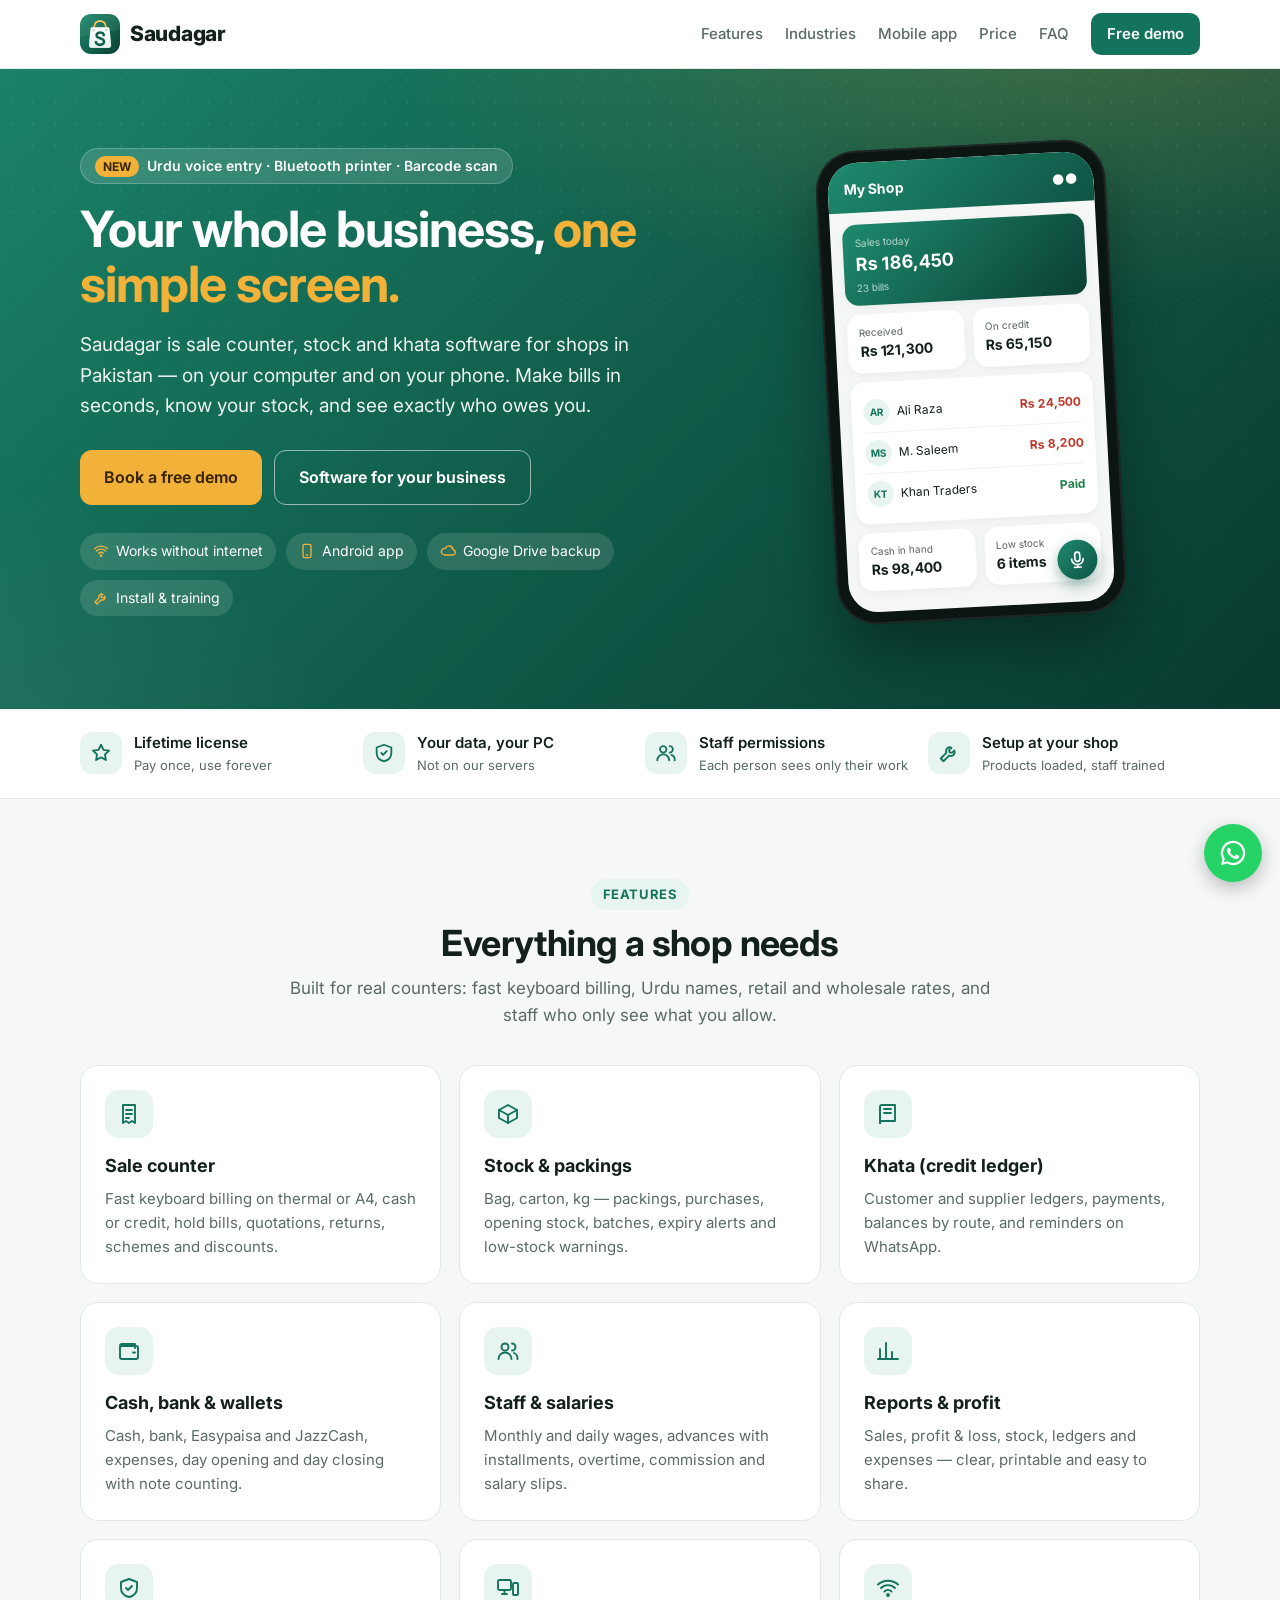
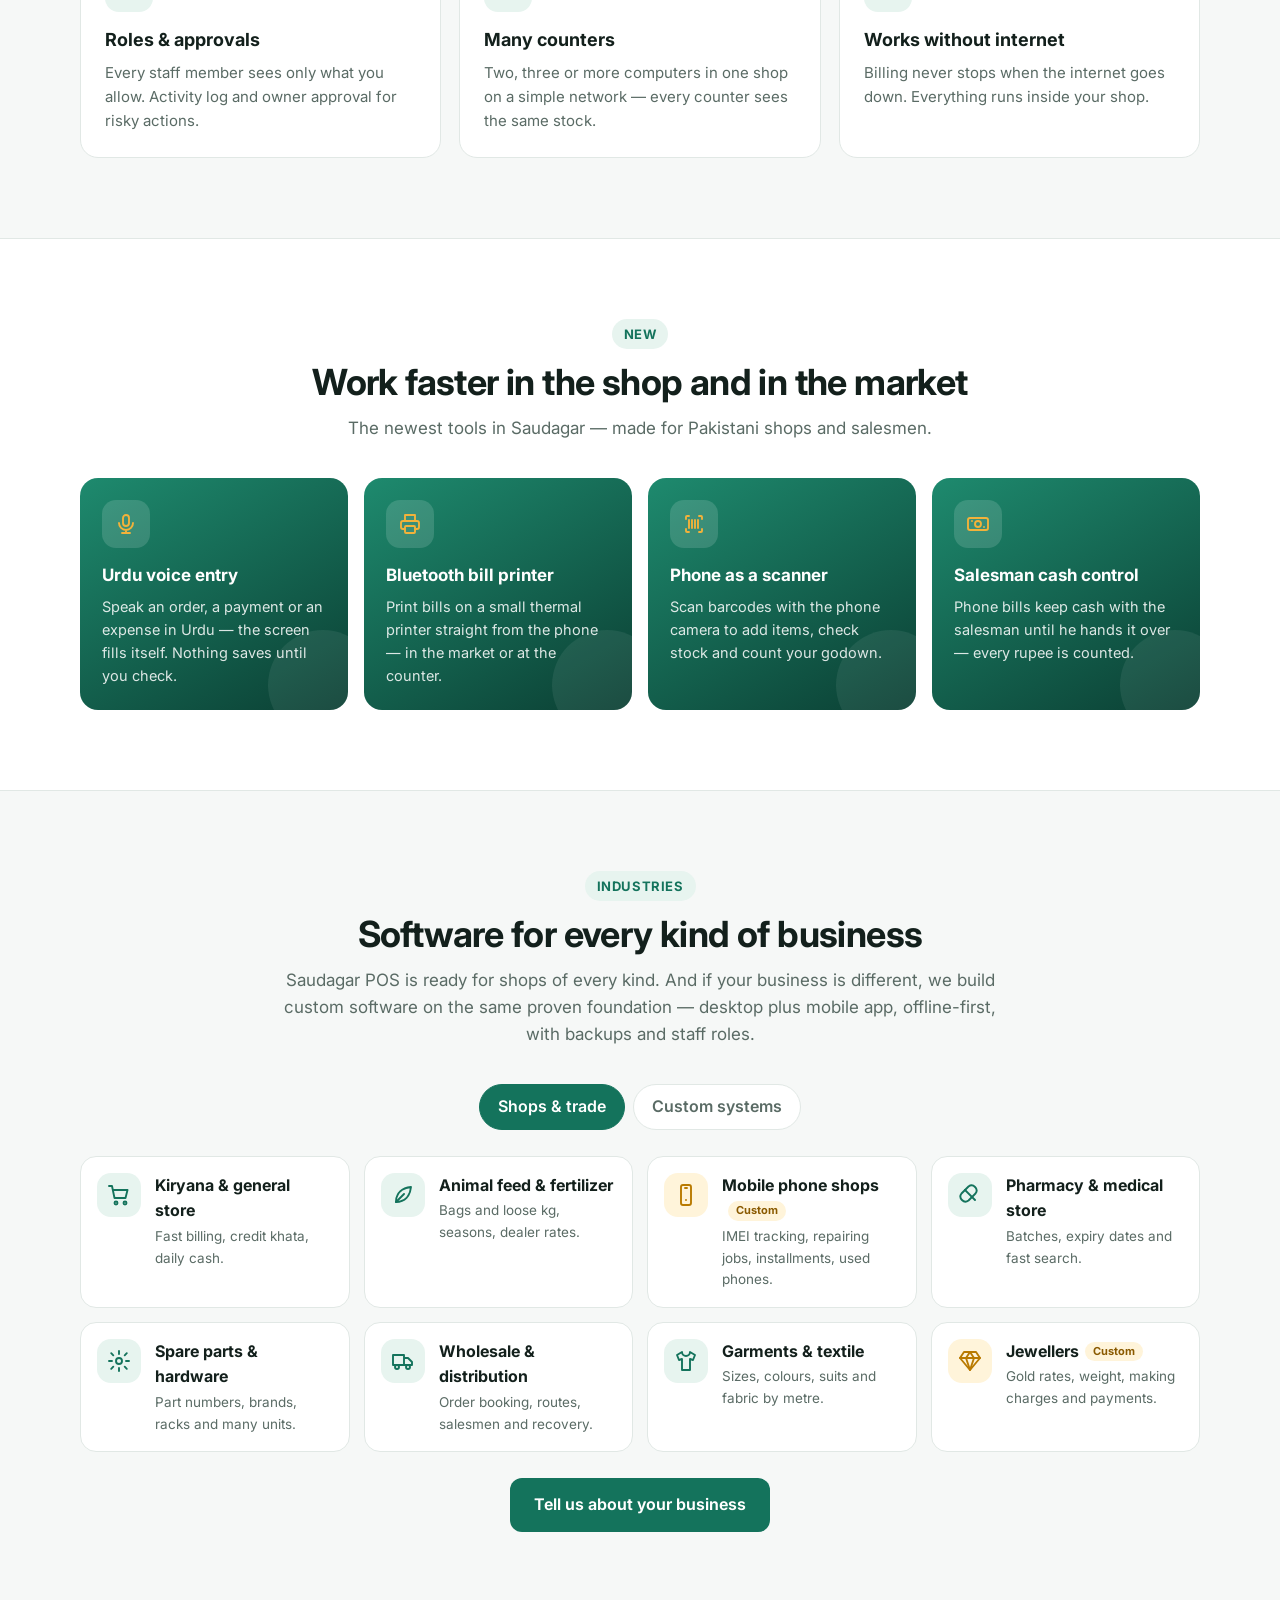
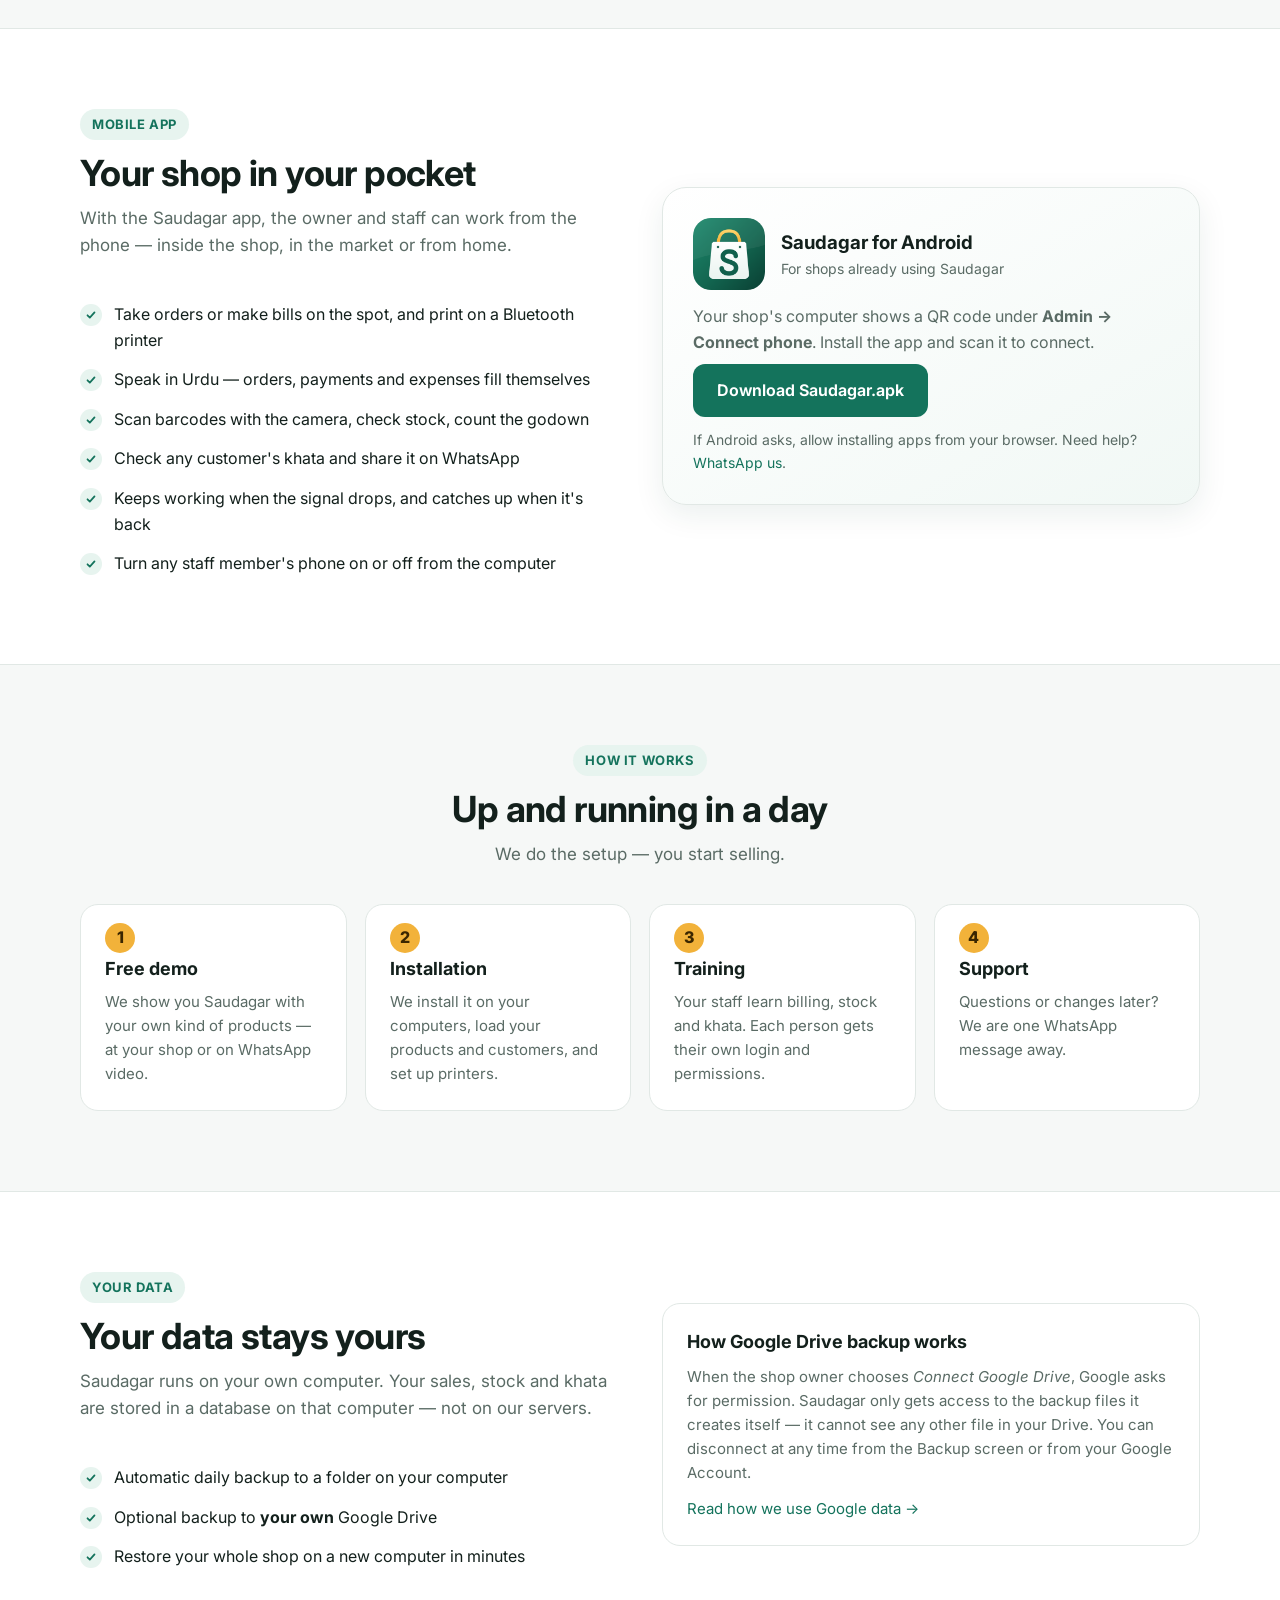
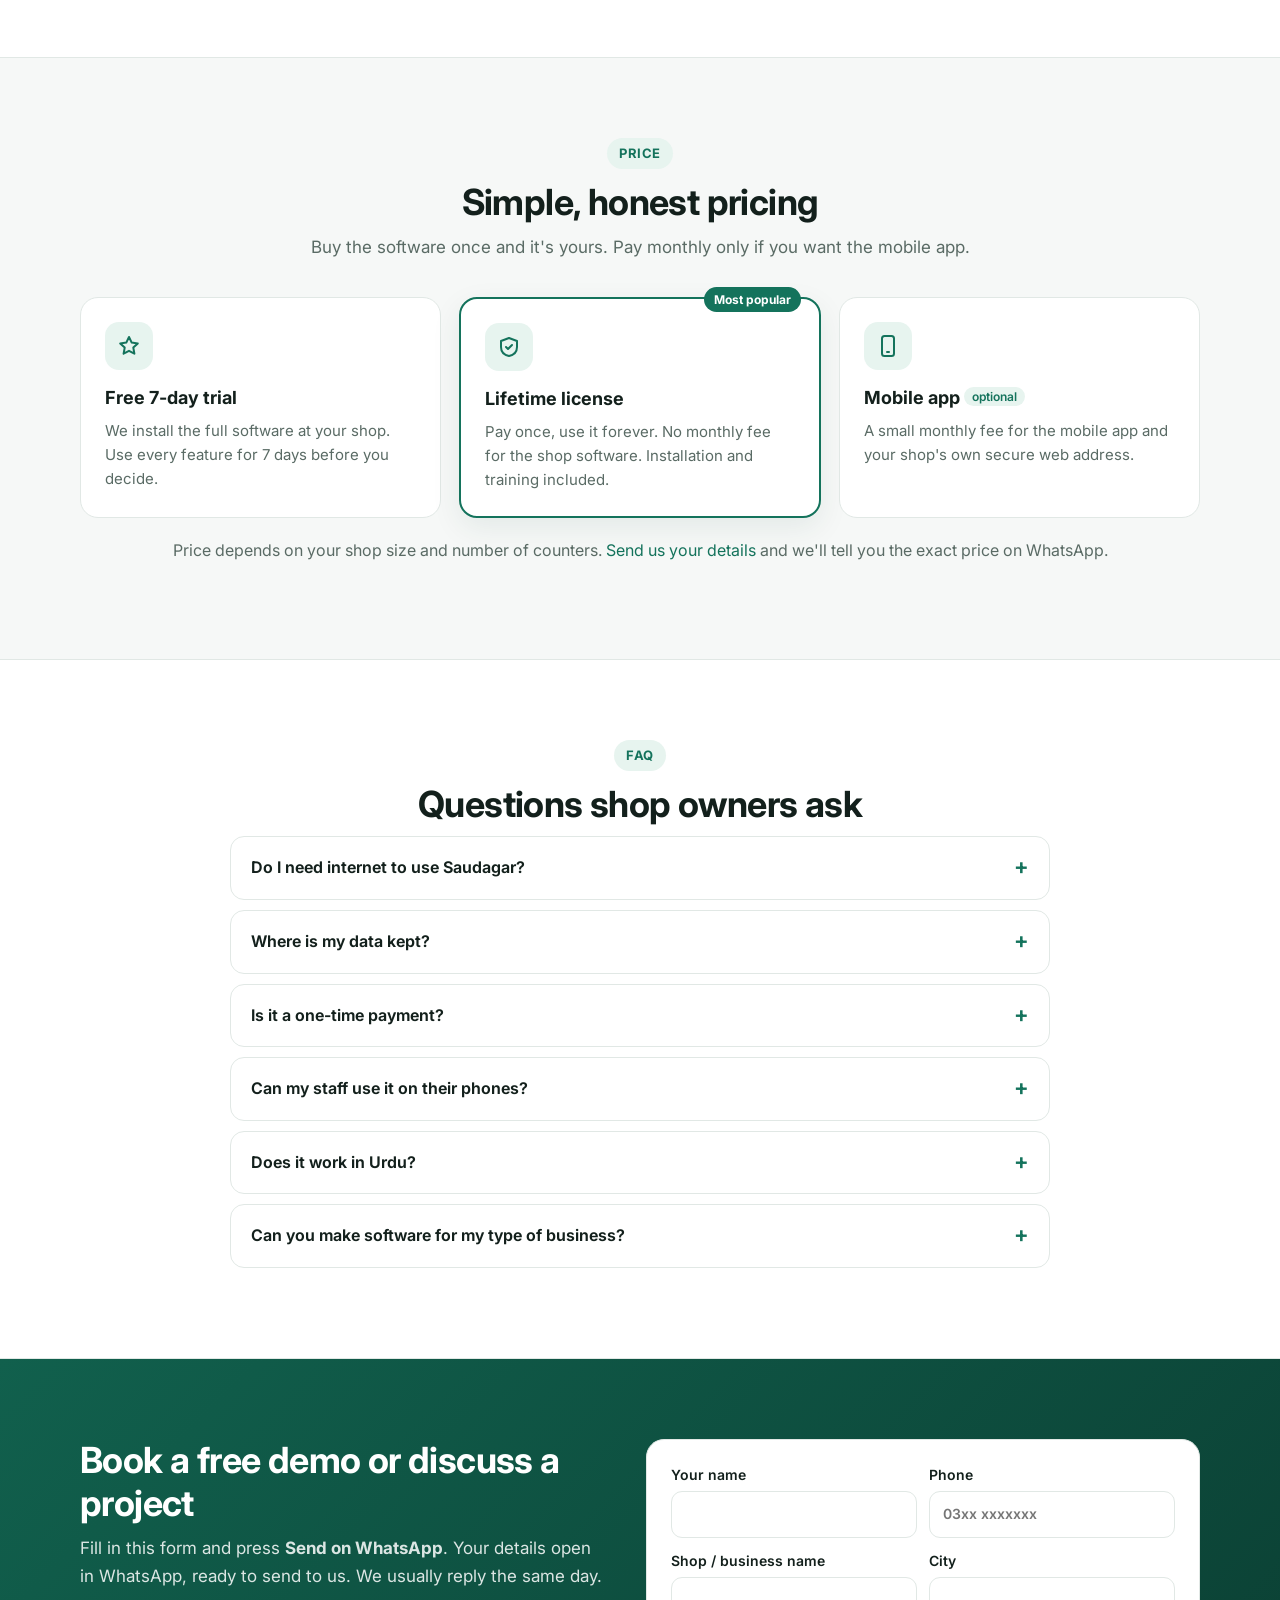
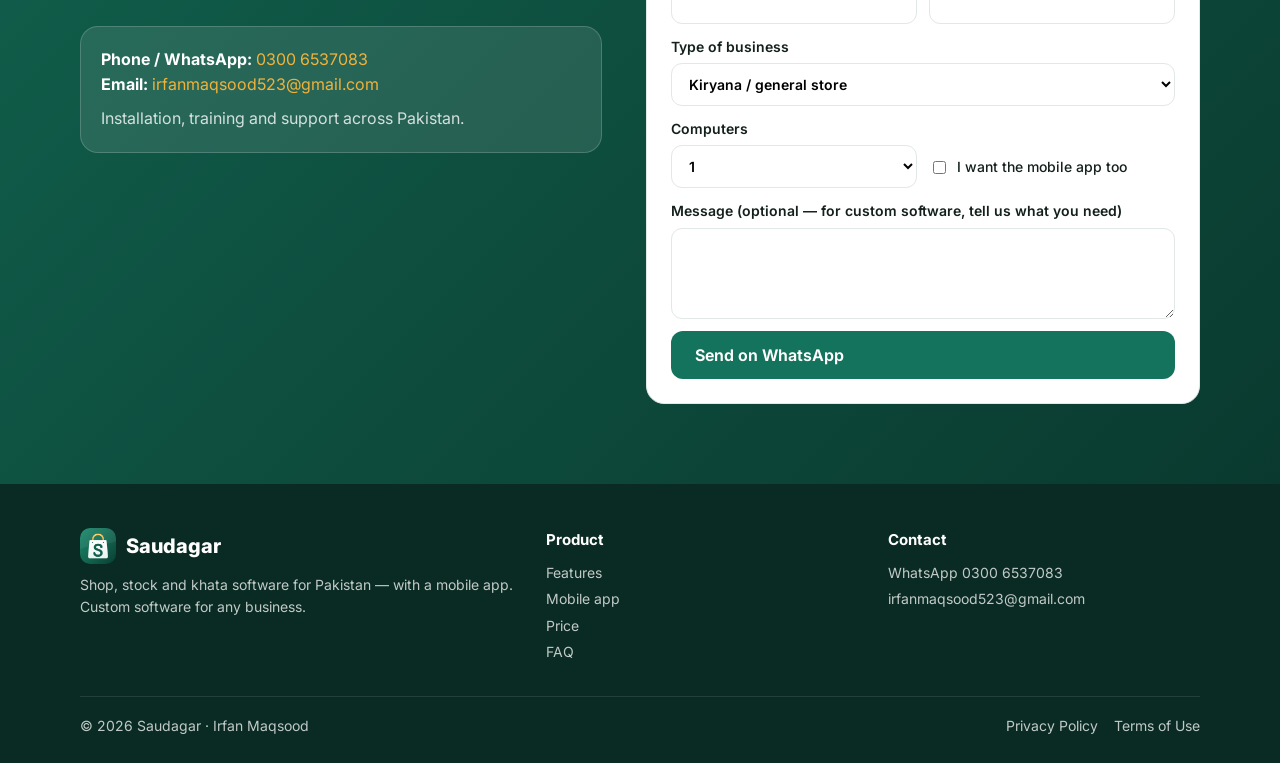
<file: index.html>
<!doctype html>
<html lang="en">
<head>
<meta charset="utf-8">
<meta name="viewport" content="width=device-width, initial-scale=1">
<title>Saudagar POS — Shop, Stock &amp; Khata Software with Mobile App</title>
<meta name="description" content="Saudagar POS: sale counter, stock, khata, staff salaries and reports for shops in Pakistan — with a mobile app, Urdu voice entry, Bluetooth printing and barcode scanning. Works without internet. Custom software for schools, academies, factories, real estate and more.">
<meta property="og:title" content="Saudagar POS — Shop, Stock & Khata Software">
<meta property="og:description" content="Billing, stock and khata on your computer and phone. Works without internet. Lifetime license.">
<meta property="og:image" content="saudagar-logo-wide.png">
<meta name="theme-color" content="#11604D">
<link rel="icon" type="image/png" href="logo.png">
<link rel="apple-touch-icon" href="logo.png">
<link rel="preconnect" href="https://fonts.googleapis.com">
<link rel="preconnect" href="https://fonts.gstatic.com" crossorigin>
<link href="https://fonts.googleapis.com/css2?family=Inter:wght@400;500;600;700;800&display=swap" rel="stylesheet">
<link rel="stylesheet" href="style.css">
</head>
<body>

<header class="top">
  <div class="wrap">
    <a class="logo" href="index.html"><img class="mark" src="logo.png" alt="">Saudagar</a>
    <nav>
      <a class="wide" href="#features">Features</a>
      <a class="wide" href="#industries">Industries</a>
      <a class="wide" href="#mobile">Mobile app</a>
      <a class="wide" href="#price">Price</a>
      <a class="wide" href="#faq">FAQ</a>
      <a class="cta" href="#contact">Free demo</a>
    </nav>
  </div>
</header>

<div class="hero">
  <div class="wrap">
    <div>
      <div class="pill"><b>NEW</b> Urdu voice entry · Bluetooth printer · Barcode scan</div>
      <h1>Your whole business, <em>one simple screen.</em></h1>
      <p>Saudagar is sale counter, stock and khata software for shops in Pakistan — on your computer and on your phone. Make bills in seconds, know your stock, and see exactly who owes you.</p>
      <div class="actions">
        <a class="btn gold" href="#contact">Book a free demo</a>
        <a class="btn ghost" href="#industries">Software for your business</a>
      </div>
      <div class="badges">
        <span><svg viewBox="0 0 24 24" fill="none" stroke-width="2" stroke-linecap="round" stroke-linejoin="round" aria-hidden="true"><path d="M2 8.5a15 15 0 0 1 20 0M5 12a10 10 0 0 1 14 0M8.5 15.5a5 5 0 0 1 7 0"/><circle cx="12" cy="19" r="1"/></svg> Works without internet</span>
        <span><svg viewBox="0 0 24 24" fill="none" stroke-width="2" stroke-linecap="round" stroke-linejoin="round" aria-hidden="true"><rect x="6" y="2" width="12" height="20" rx="2.5"/><path d="M11 18h2"/></svg> Android app</span>
        <span><svg viewBox="0 0 24 24" fill="none" stroke-width="2" stroke-linecap="round" stroke-linejoin="round" aria-hidden="true"><path d="M7 18a5 5 0 1 1 1-9.9A6 6 0 0 1 19.5 10 4 4 0 0 1 18 18z"/></svg> Google Drive backup</span>
        <span><svg viewBox="0 0 24 24" fill="none" stroke-width="2" stroke-linecap="round" stroke-linejoin="round" aria-hidden="true"><path d="M14.7 6.3a4 4 0 0 0-5.4 5.4L3 18l3 3 6.3-6.3a4 4 0 0 0 5.4-5.4l-2.6 2.6-2.4-.6-.6-2.4z"/></svg> Install &amp; training</span>
      </div>
    </div>

    <div class="device" aria-hidden="true">
      <div class="screen">
        <div class="bar"><span>My Shop</span><span>●●</span></div>
        <div class="body">
          <div class="s-card hero2"><small>Sales today</small><b>Rs 186,450</b><small>23 bills</small></div>
          <div class="s-row">
            <div class="s-card"><small>Received</small><b style="font-size:14px">Rs 121,300</b></div>
            <div class="s-card"><small>On credit</small><b style="font-size:14px">Rs 65,150</b></div>
          </div>
          <div class="s-card">
            <div class="s-line"><span><span class="s-av">AR</span>Ali Raza</span><b style="font-size:12px;color:#C0392B">Rs 24,500</b></div>
            <div class="s-line"><span><span class="s-av">MS</span>M. Saleem</span><b style="font-size:12px;color:#C0392B">Rs 8,200</b></div>
            <div class="s-line"><span><span class="s-av">KT</span>Khan Traders</span><b style="font-size:12px;color:#1D8048">Paid</b></div>
          </div>
          <div class="s-row">
            <div class="s-card"><small>Cash in hand</small><b style="font-size:14px">Rs 98,400</b></div>
            <div class="s-card"><small>Low stock</small><b style="font-size:14px">6 items</b></div>
          </div>
          <div class="s-fab"><span><svg viewBox="0 0 24 24" fill="none" stroke-width="2" stroke-linecap="round" stroke-linejoin="round" aria-hidden="true"><rect x="9" y="3" width="6" height="11" rx="3"/><path d="M5 11a7 7 0 0 0 14 0M12 18v3M8 21h8"/></svg></span></div>
        </div>
      </div>
    </div>
  </div>
</div>

<div class="strip">
  <div class="wrap">
    <div><span class="i"><svg viewBox="0 0 24 24" fill="none" stroke-width="2" stroke-linecap="round" stroke-linejoin="round" aria-hidden="true"><path d="m12 3 2.7 5.6 6.1.8-4.5 4.2 1.1 6.1L12 16.8l-5.4 2.9 1.1-6.1L3.2 9.4l6.1-.8z"/></svg></span><span>Lifetime license<small>Pay once, use forever</small></span></div>
    <div><span class="i"><svg viewBox="0 0 24 24" fill="none" stroke-width="2" stroke-linecap="round" stroke-linejoin="round" aria-hidden="true"><path d="M12 3 4 6v6c0 5 3.5 8 8 9 4.5-1 8-4 8-9V6z"/><path d="m9 12 2 2 4-4"/></svg></span><span>Your data, your PC<small>Not on our servers</small></span></div>
    <div><span class="i"><svg viewBox="0 0 24 24" fill="none" stroke-width="2" stroke-linecap="round" stroke-linejoin="round" aria-hidden="true"><circle cx="9" cy="8" r="3.5"/><path d="M2.5 20a6.5 6.5 0 0 1 13 0"/><path d="M16 4.5a3.5 3.5 0 0 1 0 7M18 14a6 6 0 0 1 3.5 6"/></svg></span><span>Staff permissions<small>Each person sees only their work</small></span></div>
    <div><span class="i"><svg viewBox="0 0 24 24" fill="none" stroke-width="2" stroke-linecap="round" stroke-linejoin="round" aria-hidden="true"><path d="M14.7 6.3a4 4 0 0 0-5.4 5.4L3 18l3 3 6.3-6.3a4 4 0 0 0 5.4-5.4l-2.6 2.6-2.4-.6-.6-2.4z"/></svg></span><span>Setup at your shop<small>Products loaded, staff trained</small></span></div>
  </div>
</div>

<section id="features">
  <div class="wrap">
    <div class="center">
      <span class="kicker">Features</span>
      <h2>Everything a shop needs</h2>
      <p class="lead">Built for real counters: fast keyboard billing, Urdu names, retail and wholesale rates, and staff who only see what you allow.</p>
    </div>
    <div class="grid">
      <div class="card reveal"><div class="ic"><svg viewBox="0 0 24 24" fill="none" stroke-width="1.9" stroke-linecap="round" stroke-linejoin="round" aria-hidden="true"><path d="M6 3h12v18l-3-2-3 2-3-2-3 2z"/><path d="M9 8h6M9 12h6M9 16h3"/></svg></div><h3>Sale counter</h3><p>Fast keyboard billing on thermal or A4, cash or credit, hold bills, quotations, returns, schemes and discounts.</p></div>
      <div class="card reveal"><div class="ic"><svg viewBox="0 0 24 24" fill="none" stroke-width="1.9" stroke-linecap="round" stroke-linejoin="round" aria-hidden="true"><path d="M21 8 12 3 3 8v8l9 5 9-5z"/><path d="m3 8 9 5 9-5M12 13v8"/></svg></div><h3>Stock &amp; packings</h3><p>Bag, carton, kg — packings, purchases, opening stock, batches, expiry alerts and low-stock warnings.</p></div>
      <div class="card reveal"><div class="ic"><svg viewBox="0 0 24 24" fill="none" stroke-width="1.9" stroke-linecap="round" stroke-linejoin="round" aria-hidden="true"><path d="M4 5a2 2 0 0 1 2-2h13v16H6a2 2 0 0 0-2 2z"/><path d="M4 21V5M8 7h7M8 11h7"/></svg></div><h3>Khata (credit ledger)</h3><p>Customer and supplier ledgers, payments, balances by route, and reminders on WhatsApp.</p></div>
      <div class="card reveal"><div class="ic"><svg viewBox="0 0 24 24" fill="none" stroke-width="1.9" stroke-linecap="round" stroke-linejoin="round" aria-hidden="true"><path d="M3 7a2 2 0 0 1 2-2h13v4"/><rect x="3" y="7" width="18" height="13" rx="2"/><path d="M16 13.5h2"/></svg></div><h3>Cash, bank &amp; wallets</h3><p>Cash, bank, Easypaisa and JazzCash, expenses, day opening and day closing with note counting.</p></div>
      <div class="card reveal"><div class="ic"><svg viewBox="0 0 24 24" fill="none" stroke-width="1.9" stroke-linecap="round" stroke-linejoin="round" aria-hidden="true"><circle cx="9" cy="8" r="3.5"/><path d="M2.5 20a6.5 6.5 0 0 1 13 0"/><path d="M16 4.5a3.5 3.5 0 0 1 0 7M18 14a6 6 0 0 1 3.5 6"/></svg></div><h3>Staff &amp; salaries</h3><p>Monthly and daily wages, advances with installments, overtime, commission and salary slips.</p></div>
      <div class="card reveal"><div class="ic"><svg viewBox="0 0 24 24" fill="none" stroke-width="1.9" stroke-linecap="round" stroke-linejoin="round" aria-hidden="true"><path d="M4 20V10M10 20V4M16 20v-7M22 20H2"/></svg></div><h3>Reports &amp; profit</h3><p>Sales, profit &amp; loss, stock, ledgers and expenses — clear, printable and easy to share.</p></div>
      <div class="card reveal"><div class="ic"><svg viewBox="0 0 24 24" fill="none" stroke-width="1.9" stroke-linecap="round" stroke-linejoin="round" aria-hidden="true"><path d="M12 3 4 6v6c0 5 3.5 8 8 9 4.5-1 8-4 8-9V6z"/><path d="m9 12 2 2 4-4"/></svg></div><h3>Roles &amp; approvals</h3><p>Every staff member sees only what you allow. Activity log and owner approval for risky actions.</p></div>
      <div class="card reveal"><div class="ic"><svg viewBox="0 0 24 24" fill="none" stroke-width="1.9" stroke-linecap="round" stroke-linejoin="round" aria-hidden="true"><rect x="2" y="4" width="13" height="10" rx="1.5"/><path d="M6 18h5M8.5 14v4"/><rect x="17" y="7" width="5" height="12" rx="1"/></svg></div><h3>Many counters</h3><p>Two, three or more computers in one shop on a simple network — every counter sees the same stock.</p></div>
      <div class="card reveal"><div class="ic"><svg viewBox="0 0 24 24" fill="none" stroke-width="1.9" stroke-linecap="round" stroke-linejoin="round" aria-hidden="true"><path d="M2 8.5a15 15 0 0 1 20 0M5 12a10 10 0 0 1 14 0M8.5 15.5a5 5 0 0 1 7 0"/><circle cx="12" cy="19" r="1"/></svg></div><h3>Works without internet</h3><p>Billing never stops when the internet goes down. Everything runs inside your shop.</p></div>
    </div>
  </div>
</section>

<section class="band">
  <div class="wrap">
    <div class="center">
      <span class="kicker">New</span>
      <h2>Work faster in the shop and in the market</h2>
      <p class="lead">The newest tools in Saudagar — made for Pakistani shops and salesmen.</p>
    </div>
    <div class="newgrid">
      <div class="newcard reveal"><div class="ic"><svg viewBox="0 0 24 24" fill="none" stroke-width="1.9" stroke-linecap="round" stroke-linejoin="round" aria-hidden="true"><rect x="9" y="3" width="6" height="11" rx="3"/><path d="M5 11a7 7 0 0 0 14 0M12 18v3M8 21h8"/></svg></div><h3>Urdu voice entry</h3><p>Speak an order, a payment or an expense in Urdu — the screen fills itself. Nothing saves until you check.</p></div>
      <div class="newcard reveal"><div class="ic"><svg viewBox="0 0 24 24" fill="none" stroke-width="1.9" stroke-linecap="round" stroke-linejoin="round" aria-hidden="true"><path d="M7 9V3h10v6M7 17H5a2 2 0 0 1-2-2v-4a2 2 0 0 1 2-2h14a2 2 0 0 1 2 2v4a2 2 0 0 1-2 2h-2"/><rect x="7" y="14" width="10" height="7" rx="1"/></svg></div><h3>Bluetooth bill printer</h3><p>Print bills on a small thermal printer straight from the phone — in the market or at the counter.</p></div>
      <div class="newcard reveal"><div class="ic"><svg viewBox="0 0 24 24" fill="none" stroke-width="1.9" stroke-linecap="round" stroke-linejoin="round" aria-hidden="true"><path d="M4 7V5a1 1 0 0 1 1-1h2M17 4h2a1 1 0 0 1 1 1v2M20 17v2a1 1 0 0 1-1 1h-2M7 20H5a1 1 0 0 1-1-1v-2M7 8v8M10 8v8M13 8v8M16 8v8"/></svg></div><h3>Phone as a scanner</h3><p>Scan barcodes with the phone camera to add items, check stock and count your godown.</p></div>
      <div class="newcard reveal"><div class="ic"><svg viewBox="0 0 24 24" fill="none" stroke-width="1.9" stroke-linecap="round" stroke-linejoin="round" aria-hidden="true"><rect x="2" y="6" width="20" height="12" rx="2"/><circle cx="12" cy="12" r="3"/><path d="M6 9v.01M18 15v.01"/></svg></div><h3>Salesman cash control</h3><p>Phone bills keep cash with the salesman until he hands it over — every rupee is counted.</p></div>
    </div>
  </div>
</section>

<section id="industries">
  <div class="wrap">
    <div class="center">
      <span class="kicker">Industries</span>
      <h2>Software for every kind of business</h2>
      <p class="lead">Saudagar POS is ready for shops of every kind. And if your business is different, we build custom software on the same proven foundation — desktop plus mobile app, offline-first, with backups and staff roles.</p>
    </div>
    <div class="tabs" role="tablist">
      <button class="on" data-t="shops" role="tab">Shops &amp; trade</button>
      <button data-t="custom" role="tab">Custom systems</button>
    </div>
    <div class="inds" id="t-shops">
      <div class="ind reveal"><div class="ic"><svg viewBox="0 0 24 24" fill="none" stroke-width="1.9" stroke-linecap="round" stroke-linejoin="round" aria-hidden="true"><circle cx="9" cy="20" r="1.5"/><circle cx="18" cy="20" r="1.5"/><path d="M2 3h3l2.5 12h11l2-8H6.5"/></svg></div><div><h3>Kiryana &amp; general store</h3><p>Fast billing, credit khata, daily cash.</p></div></div>
      <div class="ind reveal"><div class="ic"><svg viewBox="0 0 24 24" fill="none" stroke-width="1.9" stroke-linecap="round" stroke-linejoin="round" aria-hidden="true"><path d="M5 19c0-9 6-14 15-15-1 9-6 15-15 15z"/><path d="M5 19 13 11"/></svg></div><div><h3>Animal feed &amp; fertilizer</h3><p>Bags and loose kg, seasons, dealer rates.</p></div></div>
      <div class="ind reveal"><div class="ic gold"><svg viewBox="0 0 24 24" fill="none" stroke-width="1.9" stroke-linecap="round" stroke-linejoin="round" aria-hidden="true"><rect x="7" y="2" width="10" height="20" rx="2"/><path d="M11 5h2M12 17v.01"/></svg></div><div><h3>Mobile phone shops<span class="tag">Custom</span></h3><p>IMEI tracking, repairing jobs, installments, used phones.</p></div></div>
      <div class="ind reveal"><div class="ic"><svg viewBox="0 0 24 24" fill="none" stroke-width="1.9" stroke-linecap="round" stroke-linejoin="round" aria-hidden="true"><path d="M10.5 3.5a5 5 0 0 1 7 7l-7 7a5 5 0 0 1-7-7z"/><path d="m7 7 10 10"/></svg></div><div><h3>Pharmacy &amp; medical store</h3><p>Batches, expiry dates and fast search.</p></div></div>
      <div class="ind reveal"><div class="ic"><svg viewBox="0 0 24 24" fill="none" stroke-width="1.9" stroke-linecap="round" stroke-linejoin="round" aria-hidden="true"><circle cx="12" cy="12" r="3"/><path d="M12 2v3M12 19v3M4.2 4.2l2.1 2.1M17.7 17.7l2.1 2.1M2 12h3M19 12h3M4.2 19.8l2.1-2.1M17.7 6.3l2.1-2.1"/></svg></div><div><h3>Spare parts &amp; hardware</h3><p>Part numbers, brands, racks and many units.</p></div></div>
      <div class="ind reveal"><div class="ic"><svg viewBox="0 0 24 24" fill="none" stroke-width="1.9" stroke-linecap="round" stroke-linejoin="round" aria-hidden="true"><path d="M2 6h11v10H2zM13 9h4l4 4v3h-8"/><circle cx="6" cy="18" r="2"/><circle cx="17" cy="18" r="2"/></svg></div><div><h3>Wholesale &amp; distribution</h3><p>Order booking, routes, salesmen and recovery.</p></div></div>
      <div class="ind reveal"><div class="ic"><svg viewBox="0 0 24 24" fill="none" stroke-width="1.9" stroke-linecap="round" stroke-linejoin="round" aria-hidden="true"><path d="M8 3 3 6l2 5 3-1v11h8V10l3 1 2-5-5-3a4 4 0 0 1-8 0z"/></svg></div><div><h3>Garments &amp; textile</h3><p>Sizes, colours, suits and fabric by metre.</p></div></div>
      <div class="ind reveal"><div class="ic gold"><svg viewBox="0 0 24 24" fill="none" stroke-width="1.9" stroke-linecap="round" stroke-linejoin="round" aria-hidden="true"><path d="M6 3h12l4 6-10 12L2 9z"/><path d="M2 9h20M12 21 8 9l4-6 4 6z"/></svg></div><div><h3>Jewellers<span class="tag">Custom</span></h3><p>Gold rates, weight, making charges and payments.</p></div></div>
    </div>
    <div class="inds" id="t-custom" hidden>
      <div class="ind reveal"><div class="ic"><svg viewBox="0 0 24 24" fill="none" stroke-width="1.9" stroke-linecap="round" stroke-linejoin="round" aria-hidden="true"><path d="M3 11 12 4l9 7v9a1 1 0 0 1-1 1h-5v-6H9v6H4a1 1 0 0 1-1-1z"/></svg></div><div><h3>Real estate &amp; housing</h3><p>Plots, files, installment plans, dealers and receipts.</p></div></div>
      <div class="ind reveal"><div class="ic"><svg viewBox="0 0 24 24" fill="none" stroke-width="1.9" stroke-linecap="round" stroke-linejoin="round" aria-hidden="true"><path d="m2 9 10-5 10 5-10 5z"/><path d="M6 11v5c3 2 9 2 12 0v-5M22 9v6"/></svg></div><div><h3>School management</h3><p>Admissions, fees, attendance, results and staff salaries.</p></div></div>
      <div class="ind reveal"><div class="ic"><svg viewBox="0 0 24 24" fill="none" stroke-width="1.9" stroke-linecap="round" stroke-linejoin="round" aria-hidden="true"><path d="M4 4h12a4 4 0 0 1 4 4v12H8a4 4 0 0 1-4-4z"/><path d="M8 9h8M8 13h6"/></svg></div><div><h3>Academies &amp; coaching</h3><p>Batches, monthly fees, tests and parent messages.</p></div></div>
      <div class="ind reveal"><div class="ic"><svg viewBox="0 0 24 24" fill="none" stroke-width="1.9" stroke-linecap="round" stroke-linejoin="round" aria-hidden="true"><path d="M3 21V10l6 4V10l6 4V6l6 3v12z"/><path d="M7 17h2M12 17h2M17 17h2"/></svg></div><div><h3>Factories &amp; production</h3><p>Raw material, production, orders, labour and costing.</p></div></div>
      <div class="ind reveal"><div class="ic"><svg viewBox="0 0 24 24" fill="none" stroke-width="1.9" stroke-linecap="round" stroke-linejoin="round" aria-hidden="true"><path d="M6 8c-2-1-3-3-3-5 2 0 3 1 4 2h10c1-1 2-2 4-2 0 2-1 4-3 5v7a5 5 0 0 1-5 5h-2a5 5 0 0 1-5-5z"/><path d="M10 17h4"/></svg></div><div><h3>Dairy farms</h3><p>Animals, milk records, collection points and payments.</p></div></div>
      <div class="ind reveal"><div class="ic"><svg viewBox="0 0 24 24" fill="none" stroke-width="1.9" stroke-linecap="round" stroke-linejoin="round" aria-hidden="true"><path d="M12 3c4 0 7 6 7 11a7 7 0 0 1-14 0c0-5 3-11 7-11z"/></svg></div><div><h3>Poultry farms</h3><p>Flocks, feed, mortality and profit per flock.</p></div></div>
      <div class="ind reveal"><div class="ic"><svg viewBox="0 0 24 24" fill="none" stroke-width="1.9" stroke-linecap="round" stroke-linejoin="round" aria-hidden="true"><path d="M4 3v8a3 3 0 0 0 6 0V3M7 3v18M17 3c-2 2-3 5-3 8h4V3zM18 11v10"/></svg></div><div><h3>Restaurants &amp; hotels</h3><p>Tables, kitchen orders, takeaway and daily sales.</p></div></div>
      <div class="ind reveal"><div class="ic"><svg viewBox="0 0 24 24" fill="none" stroke-width="1.9" stroke-linecap="round" stroke-linejoin="round" aria-hidden="true"><path d="M12 21s-8-5-8-11a4.5 4.5 0 0 1 8-2.8A4.5 4.5 0 0 1 20 10c0 6-8 11-8 11z"/><path d="M12 9v5M9.5 11.5h5"/></svg></div><div><h3>Clinics &amp; labs</h3><p>Patients, appointments, tests, reports and fees.</p></div></div>
      <div class="ind reveal"><div class="ic"><svg viewBox="0 0 24 24" fill="none" stroke-width="1.9" stroke-linecap="round" stroke-linejoin="round" aria-hidden="true"><path d="M4 21V5a2 2 0 0 1 2-2h7a2 2 0 0 1 2 2v16M3 21h13M7 8h5"/><path d="M15 10h2a2 2 0 0 1 2 2v5a1.5 1.5 0 0 0 3 0V8l-3-3"/></svg></div><div><h3>Petrol pumps</h3><p>Nozzles, meter readings, credit parties and tanks.</p></div></div>
      <div class="ind reveal"><div class="ic"><svg viewBox="0 0 24 24" fill="none" stroke-width="1.9" stroke-linecap="round" stroke-linejoin="round" aria-hidden="true"><path d="M3 21h18M5 21V9l7-5 7 5v12M9 21v-6h6v6"/></svg></div><div><h3>Construction &amp; contractors</h3><p>Projects, material, labour and bills to clients.</p></div></div>
      <div class="ind reveal"><div class="ic"><svg viewBox="0 0 24 24" fill="none" stroke-width="1.9" stroke-linecap="round" stroke-linejoin="round" aria-hidden="true"><path d="M3 18V7M3 13h18v5M21 18v-3a3 3 0 0 0-3-3h-7v6"/><circle cx="7" cy="10.5" r="1.5"/></svg></div><div><h3>Hostels &amp; rentals</h3><p>Rooms, tenants, monthly rent and dues.</p></div></div>
      <div class="ind reveal"><div class="ic"><svg viewBox="0 0 24 24" fill="none" stroke-width="1.9" stroke-linecap="round" stroke-linejoin="round" aria-hidden="true"><path d="M9 18h6M10 21h4M12 3a6 6 0 0 0-4 10.5c.7.7 1 1.5 1 2.5h6c0-1 .3-1.8 1-2.5A6 6 0 0 0 12 3z"/></svg></div><div><h3>Your business</h3><p>Any process you run — we build it around you.</p></div></div>
    </div>
    <p class="center" style="margin-top:26px"><a class="btn solid" href="#contact" onclick="pickType('Other — custom software')">Tell us about your business</a></p>
  </div>
</section>

<section id="mobile" class="band">
  <div class="wrap two">
    <div class="reveal">
      <span class="kicker">Mobile app</span>
      <h2>Your shop in your pocket</h2>
      <p class="lead">With the Saudagar app, the owner and staff can work from the phone — inside the shop, in the market or from home.</p>
      <ul class="check">
        <li>Take orders or make bills on the spot, and print on a Bluetooth printer</li>
        <li>Speak in Urdu — orders, payments and expenses fill themselves</li>
        <li>Scan barcodes with the camera, check stock, count the godown</li>
        <li>Check any customer's khata and share it on WhatsApp</li>
        <li>Keeps working when the signal drops, and catches up when it's back</li>
        <li>Turn any staff member's phone on or off from the computer</li>
      </ul>
    </div>
    <div class="app-card reveal">
      <div class="row"><img src="logo.png" alt="Saudagar app icon"><div><h3 style="margin:0">Saudagar for Android</h3><div class="small">For shops already using Saudagar</div></div></div>
      <p style="margin:0;color:var(--muted)">Your shop's computer shows a QR code under <b>Admin → Connect phone</b>. Install the app and scan it to connect.</p>
      <a class="btn solid" href="Saudagar.apk" download>Download Saudagar.apk</a>
      <p class="small" style="margin:0">If Android asks, allow installing apps from your browser. Need help? <a href="https://wa.me/923006537083?text=Assalam%20o%20Alaikum%2C%20I%20need%20help%20installing%20the%20Saudagar%20app." target="_blank" rel="noopener">WhatsApp us</a>.</p>
    </div>
  </div>
</section>

<section id="how">
  <div class="wrap">
    <div class="center">
      <span class="kicker">How it works</span>
      <h2>Up and running in a day</h2>
      <p class="lead">We do the setup — you start selling.</p>
    </div>
    <div class="steps4">
      <div class="card reveal"><h3>Free demo</h3><p>We show you Saudagar with your own kind of products — at your shop or on WhatsApp video.</p></div>
      <div class="card reveal"><h3>Installation</h3><p>We install it on your computers, load your products and customers, and set up printers.</p></div>
      <div class="card reveal"><h3>Training</h3><p>Your staff learn billing, stock and khata. Each person gets their own login and permissions.</p></div>
      <div class="card reveal"><h3>Support</h3><p>Questions or changes later? We are one WhatsApp message away.</p></div>
    </div>
  </div>
</section>

<section id="backup" class="band">
  <div class="wrap two">
    <div class="reveal">
      <span class="kicker">Your data</span>
      <h2>Your data stays yours</h2>
      <p class="lead">Saudagar runs on your own computer. Your sales, stock and khata are stored in a database on that computer — not on our servers.</p>
      <ul class="check">
        <li>Automatic daily backup to a folder on your computer</li>
        <li>Optional backup to <b>your own</b> Google Drive</li>
        <li>Restore your whole shop on a new computer in minutes</li>
      </ul>
    </div>
    <div class="card reveal">
      <h3>How Google Drive backup works</h3>
      <p style="margin-top:8px">When the shop owner chooses <i>Connect Google Drive</i>, Google asks for permission. Saudagar only gets access to the backup files it creates itself — it cannot see any other file in your Drive. You can disconnect at any time from the Backup screen or from your Google Account.</p>
      <p style="margin-top:12px"><a href="privacy.html#google">Read how we use Google data →</a></p>
    </div>
  </div>
</section>

<section id="price">
  <div class="wrap">
    <div class="center">
      <span class="kicker">Price</span>
      <h2>Simple, honest pricing</h2>
      <p class="lead">Buy the software once and it's yours. Pay monthly only if you want the mobile app.</p>
    </div>
    <div class="grid three">
      <div class="card plan reveal">
        <div class="ic"><svg viewBox="0 0 24 24" fill="none" stroke-width="2" stroke-linecap="round" stroke-linejoin="round" aria-hidden="true"><path d="m12 3 2.7 5.6 6.1.8-4.5 4.2 1.1 6.1L12 16.8l-5.4 2.9 1.1-6.1L3.2 9.4l6.1-.8z"/></svg></div>
        <h3>Free 7-day trial</h3>
        <p>We install the full software at your shop. Use every feature for 7 days before you decide.</p>
      </div>
      <div class="card plan best reveal">
        <span class="tagtop">Most popular</span>
        <div class="ic"><svg viewBox="0 0 24 24" fill="none" stroke-width="2" stroke-linecap="round" stroke-linejoin="round" aria-hidden="true"><path d="M12 3 4 6v6c0 5 3.5 8 8 9 4.5-1 8-4 8-9V6z"/><path d="m9 12 2 2 4-4"/></svg></div>
        <h3>Lifetime license</h3>
        <p>Pay once, use it forever. No monthly fee for the shop software. Installation and training included.</p>
      </div>
      <div class="card plan reveal">
        <div class="ic"><svg viewBox="0 0 24 24" fill="none" stroke-width="2" stroke-linecap="round" stroke-linejoin="round" aria-hidden="true"><rect x="6" y="2" width="12" height="20" rx="2.5"/><path d="M11 18h2"/></svg></div>
        <h3>Mobile app <span class="opt">optional</span></h3>
        <p>A small monthly fee for the mobile app and your shop's own secure web address.</p>
      </div>
    </div>
    <p class="note center">Price depends on your shop size and number of counters. <a href="#contact">Send us your details</a> and we'll tell you the exact price on WhatsApp.</p>
  </div>
</section>

<section id="faq" class="band">
  <div class="wrap">
    <div class="center">
      <span class="kicker">FAQ</span>
      <h2>Questions shop owners ask</h2>
    </div>
    <div class="faq">
      <details><summary>Do I need internet to use Saudagar?</summary><p>No. The software runs on your own computer inside the shop. Billing, stock and khata work without internet. Internet is only needed for the mobile app away from the shop, WhatsApp and Google Drive backup.</p></details>
      <details><summary>Where is my data kept?</summary><p>On your own computer, in your shop — not on our servers. Daily backups go to a folder on your computer, and optionally to your own Google Drive.</p></details>
      <details><summary>Is it a one-time payment?</summary><p>Yes. The shop software is a lifetime license — pay once and use it forever. Only the mobile app has a small monthly fee, and it is optional.</p></details>
      <details><summary>Can my staff use it on their phones?</summary><p>Yes. You decide who can use the phone and what each person can see and do, and you can turn any phone off at any time — their computer login keeps working.</p></details>
      <details><summary>Does it work in Urdu?</summary><p>Product and customer names can be in Urdu, bills print Urdu names, and the mobile app understands Urdu voice entry.</p></details>
      <details><summary>Can you make software for my type of business?</summary><p>Yes. We build custom systems — for schools, academies, factories, real estate, mobile shops, farms and more — on the same proven foundation as Saudagar POS.</p></details>
    </div>
  </div>
</section>

<section id="contact" class="contact">
  <div class="wrap two" style="align-items:start">
    <div>
      <h2>Book a free demo or discuss a project</h2>
      <p class="lead">Fill in this form and press <b>Send on WhatsApp</b>. Your details open in WhatsApp, ready to send to us. We usually reply the same day.</p>
      <div class="info">
        <div><b>Phone / WhatsApp:</b> <a href="tel:+923006537083">0300 6537083</a></div>
        <div><b>Email:</b> <a href="mailto:irfanmaqsood523@gmail.com">irfanmaqsood523@gmail.com</a></div>
        <div style="margin-top:8px;opacity:.8">Installation, training and support across Pakistan.</div>
      </div>
    </div>
    <form class="card form" id="demo">
      <div class="grid2">
        <label>Your name<input name="name" required autocomplete="name"></label>
        <label>Phone<input name="phone" type="tel" inputmode="tel" placeholder="03xx xxxxxxx" autocomplete="tel"></label>
      </div>
      <div class="grid2">
        <label>Shop / business name<input name="shop" required></label>
        <label>City<input name="city" required autocomplete="address-level2"></label>
      </div>
      <label>Type of business
        <select name="type"><option>Kiryana / general store</option><option>Animal feed / fertilizer</option><option>Mobile phone shop</option><option>Pharmacy / medical store</option><option>Spare parts / hardware</option><option>Wholesale / distribution</option><option>Garments / textile</option><option>Other shop</option><option>School management</option><option>Academy / coaching</option><option>Real estate / housing</option><option>Factory / production</option><option>Dairy / poultry farm</option><option>Restaurant / hotel</option><option>Clinic / lab</option><option>Other — custom software</option></select>
      </label>
      <div class="grid2">
        <label>Computers
          <select name="pcs"><option>1</option><option>2</option><option>3</option><option>4 or more</option></select>
        </label>
        <label class="tick" style="align-self:end;padding-bottom:10px"><input type="checkbox" name="mobile"> I want the mobile app too</label>
      </div>
      <label>Message (optional — for custom software, tell us what you need)<textarea name="msg" rows="3"></textarea></label>
      <button class="btn solid" type="submit">Send on WhatsApp</button>
    </form>
  </div>
</section>

<footer>
  <div class="wrap">
    <div class="cols">
      <div>
        <div class="brand"><img src="logo.png" alt="">Saudagar</div>
        <div>Shop, stock and khata software for Pakistan — with a mobile app. Custom software for any business.</div>
      </div>
      <div>
        <h4>Product</h4>
        <a href="#features">Features</a><a href="#mobile">Mobile app</a><a href="#price">Price</a><a href="#faq">FAQ</a>
      </div>
      <div>
        <h4>Contact</h4>
        <a href="https://wa.me/923006537083" target="_blank" rel="noopener">WhatsApp 0300 6537083</a>
        <a href="mailto:irfanmaqsood523@gmail.com">irfanmaqsood523@gmail.com</a>
      </div>
    </div>
    <div class="bottom">
      <div>© <span id="y">2026</span> Saudagar · Irfan Maqsood</div>
      <div><a href="privacy.html">Privacy Policy</a><a href="terms.html">Terms of Use</a></div>
    </div>
  </div>
</footer>

<a class="wa" href="https://wa.me/923006537083?text=Assalam%20o%20Alaikum%2C%20I%20want%20to%20know%20about%20Saudagar%20POS." target="_blank" rel="noopener" aria-label="Chat on WhatsApp">
  <svg viewBox="0 0 32 32" width="30" height="30" aria-hidden="true"><path fill="#fff" d="M16 3a13 13 0 0 0-11.2 19.6L3 29l6.6-1.7A13 13 0 1 0 16 3zm0 23.6a10.6 10.6 0 0 1-5.4-1.5l-.4-.2-3.9 1 1-3.8-.2-.4A10.6 10.6 0 1 1 16 26.6zm5.8-7.9c-.3-.2-1.9-.9-2.2-1s-.5-.2-.7.2-.8 1-1 1.2-.4.2-.7.1a8.7 8.7 0 0 1-4.3-3.8c-.3-.6.3-.5.9-1.7.1-.2 0-.4 0-.5l-1-2.4c-.3-.6-.5-.5-.7-.5h-.6a1.2 1.2 0 0 0-.9.4 3.6 3.6 0 0 0-1.1 2.7 6.3 6.3 0 0 0 1.3 3.3 14.4 14.4 0 0 0 5.5 4.9c2 .9 2.9 1 3.9.8a3.3 3.3 0 0 0 2.2-1.5 2.7 2.7 0 0 0 .2-1.5c-.1-.2-.3-.3-.6-.4z"/></svg>
</a>

<script>
function pickType(t){ var s=document.querySelector('#demo select[name=type]'); if (s) s.value=t; }
document.getElementById('y').textContent = new Date().getFullYear();
// Industries tabs
document.querySelector('.tabs').addEventListener('click', function (e) {
  var b = e.target.closest('[data-t]'); if (!b) return;
  [].forEach.call(this.children, function (x) { x.classList.toggle('on', x === b); });
  document.getElementById('t-shops').hidden = b.getAttribute('data-t') !== 'shops';
  document.getElementById('t-custom').hidden = b.getAttribute('data-t') !== 'custom';
  [].forEach.call(document.querySelectorAll('#t-' + b.getAttribute('data-t') + ' .reveal'), function (x) { x.classList.add('in'); });
});
// Halka sa animation (scroll par)
(function () {
  var els = document.querySelectorAll('.reveal');
  if (!('IntersectionObserver' in window)) { els.forEach(function (x) { x.classList.add('in'); }); return; }
  var io = new IntersectionObserver(function (list) { list.forEach(function (en) { if (en.isIntersecting) { en.target.classList.add('in'); io.unobserve(en.target); } }); }, { threshold: .12 });
  els.forEach(function (x) { io.observe(x); });
})();
document.getElementById('demo').addEventListener('submit', function (e) {
  e.preventDefault();
  var f = this, v = function (n) { return (f.elements[n].value || '').trim(); };
  var custom = /custom|school|academy|real estate|factory|farm|restaurant|clinic/i.test(v('type'));
  var lines = [
    (custom ? 'Assalam o Alaikum, I want software for my business.' : 'Assalam o Alaikum, I want a demo of Saudagar POS.'),
    'Name: ' + v('name'),
    'Business: ' + v('shop'),
    'City: ' + v('city'),
    v('phone') ? 'Phone: ' + v('phone') : '',
    'Type: ' + v('type'),
    'Computers: ' + v('pcs'),
    'Mobile app: ' + (f.elements.mobile.checked ? 'Yes' : 'No'),
    v('msg') ? 'Message: ' + v('msg') : ''
  ].filter(Boolean);
  window.open('https://wa.me/923006537083?text=' + encodeURIComponent(lines.join('\n')), '_blank');
});
</script>
</body>
</html>
</file>
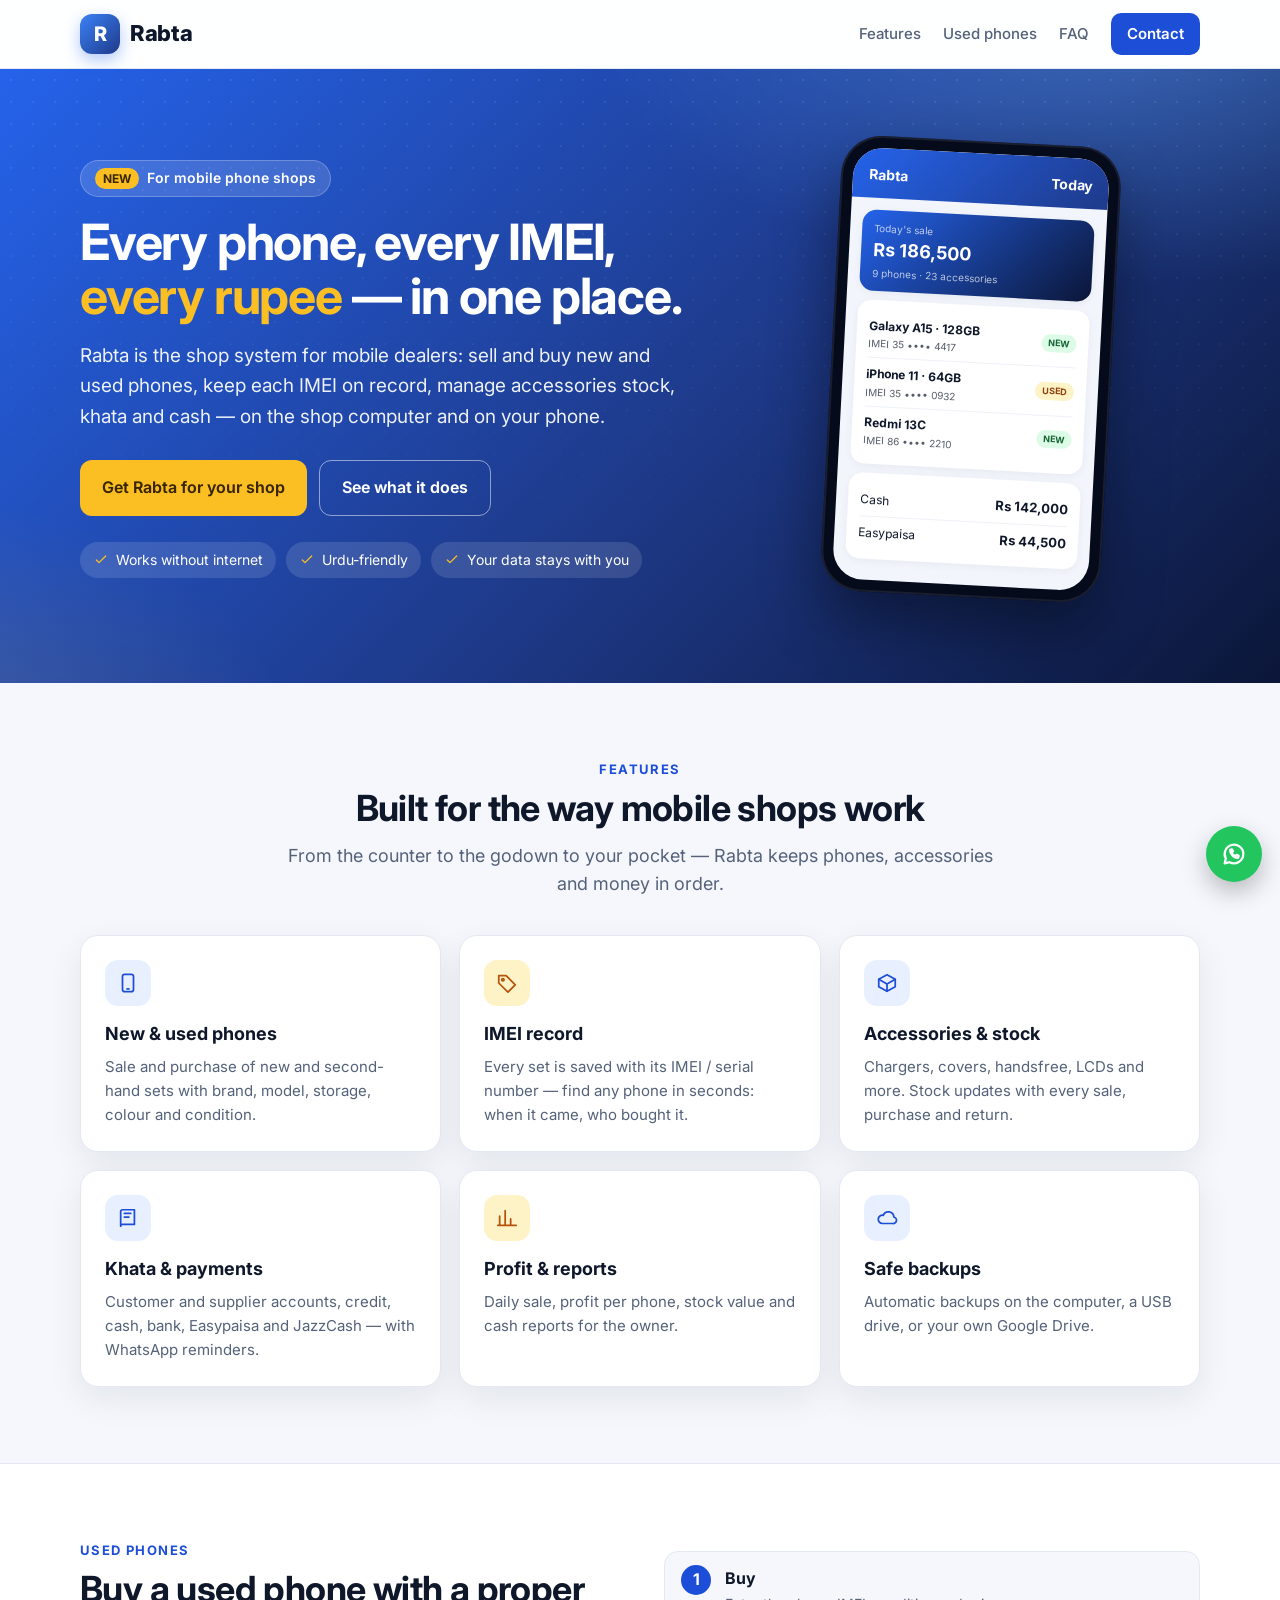
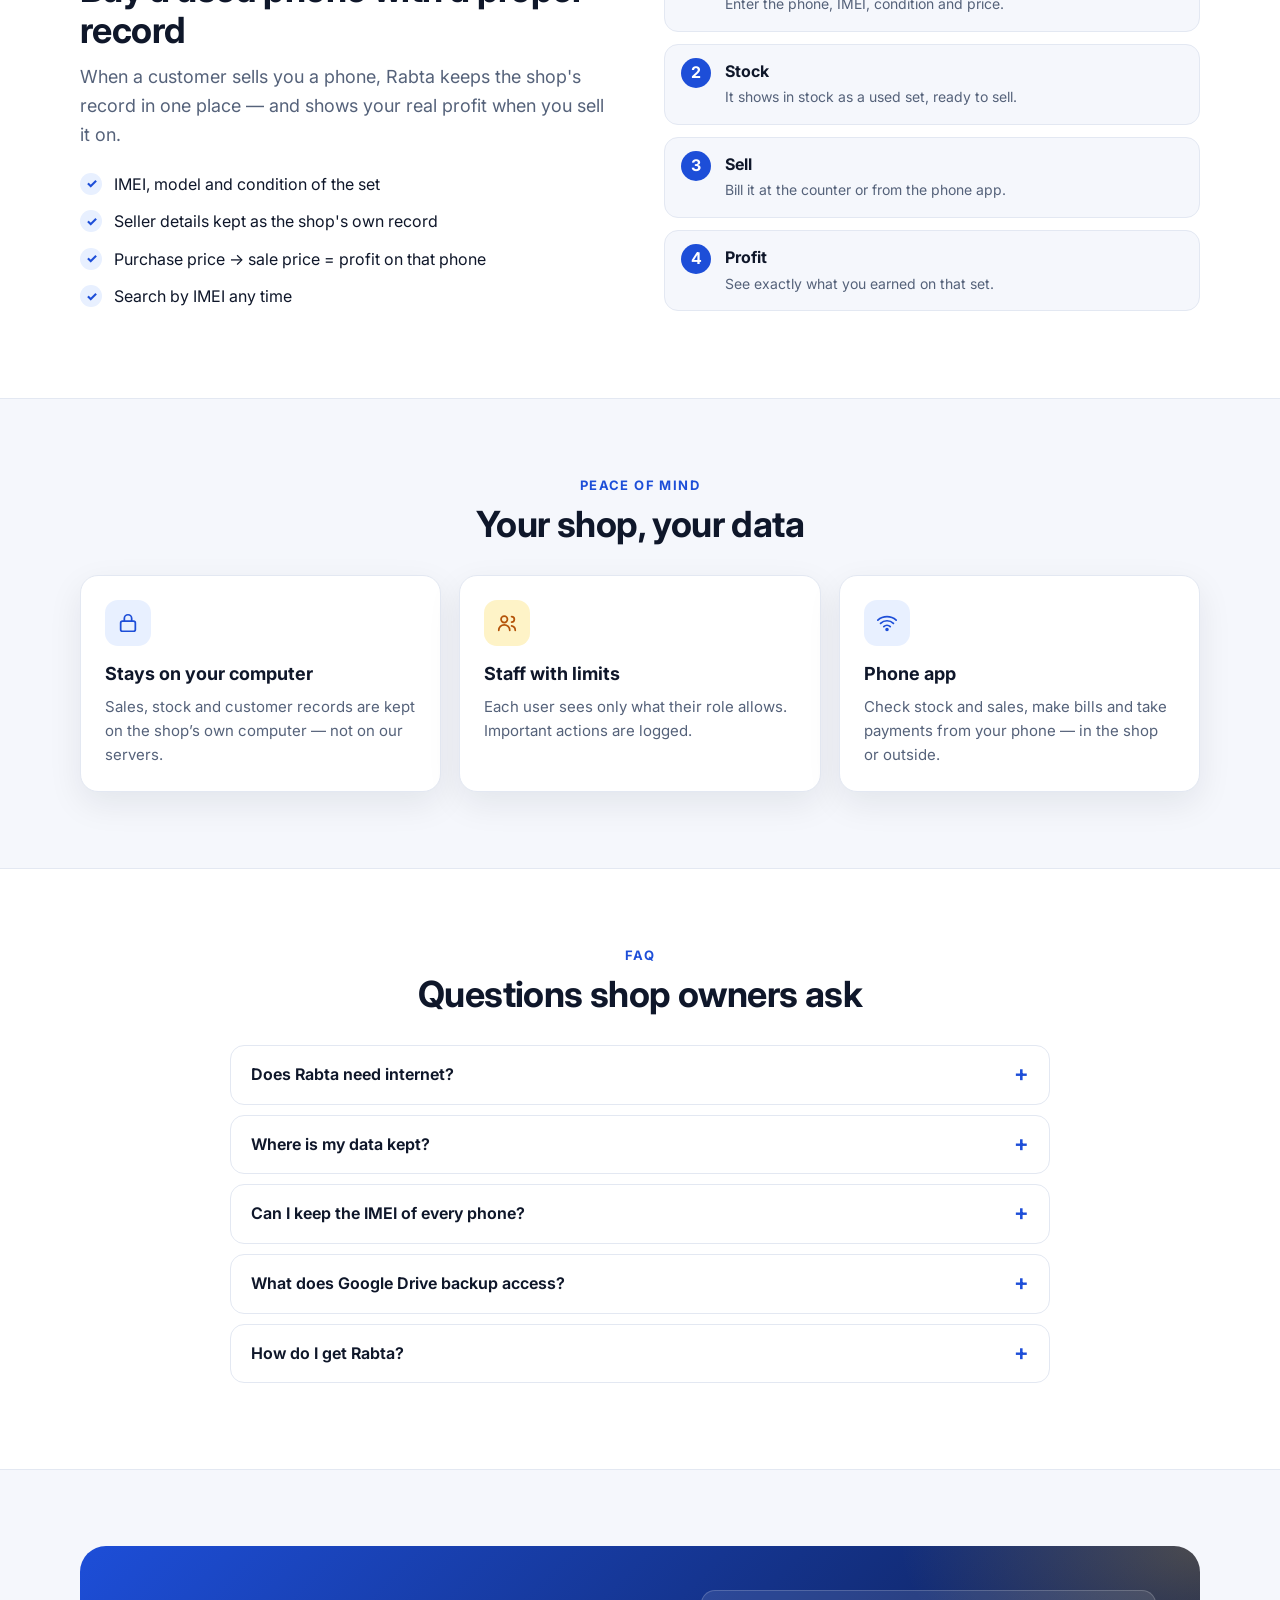
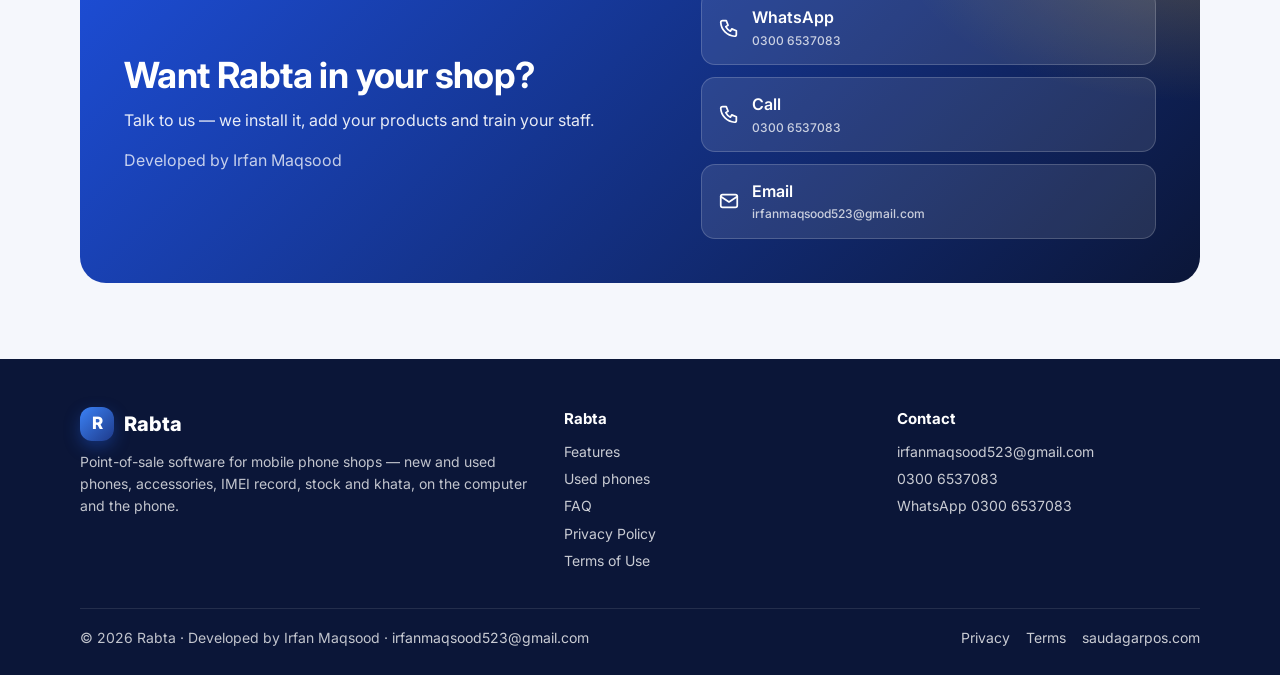
<file: rabta/index.html>
<!doctype html>
<html lang="en">
<head>
<meta charset="utf-8">
<meta name="viewport" content="width=device-width, initial-scale=1">
<title>Rabta — POS for Mobile Phone Shops</title>
<meta name="description" content="Rabta is point-of-sale software for mobile phone shops in Pakistan: sale and purchase of new and used phones and accessories, IMEI record, stock, khata, reports and backup — on the shop computer and on your phone.">
<meta name="theme-color" content="#1E3A8A">
<link rel="preconnect" href="https://fonts.googleapis.com">
<link rel="preconnect" href="https://fonts.gstatic.com" crossorigin>
<link href="https://fonts.googleapis.com/css2?family=Inter:wght@400;500;600;700;800&display=swap" rel="stylesheet">
<style>
/* Rabta — POS for mobile phone shops (saudagarpos.com/rabta/) — apni alag CSS */
:root{
  --b1:#2563EB; --b2:#1D4ED8; --b3:#1E3A8A; --deep:#0B1638; --sky:#E8F0FF; --sun:#FBBF24;
  --ink:#0F172A; --muted:#55627A; --line:#E3E8F2; --page:#F5F7FC; --card:#fff;
  --r:18px; --max:1160px; --shadow:0 12px 34px rgba(15,23,42,.08);
}
*{box-sizing:border-box}
html{scroll-behavior:smooth}
body{margin:0;font-family:"Inter","Segoe UI",system-ui,-apple-system,Roboto,Arial,sans-serif;color:var(--ink);background:var(--page);line-height:1.6;font-size:16px;-webkit-font-smoothing:antialiased}
a{color:var(--b2);text-decoration:none} a:hover{text-decoration:underline}
.wrap{max-width:var(--max);margin:0 auto;padding:0 20px}
svg{width:22px;height:22px;stroke:currentColor;fill:none;stroke-width:1.9;stroke-linecap:round;stroke-linejoin:round}

/* header */
header.top{position:sticky;top:0;z-index:30;background:rgba(255,255,255,.9);backdrop-filter:saturate(1.4) blur(10px);border-bottom:1px solid var(--line)}
header.top .wrap{display:flex;align-items:center;justify-content:space-between;height:68px;gap:14px}
.logo{display:flex;align-items:center;gap:10px;font-weight:800;font-size:22px;color:var(--ink);letter-spacing:-.3px}
.logo:hover{text-decoration:none}
.mark{width:40px;height:40px;border-radius:12px;display:grid;place-items:center;color:#fff;font-weight:800;font-size:20px;
  background:linear-gradient(135deg,#3B82F6,#1E3A8A);box-shadow:0 6px 16px rgba(37,99,235,.35)}
nav{display:flex;align-items:center;gap:22px}
nav a{color:var(--muted);font-weight:500;font-size:15px} nav a:hover{color:var(--b2);text-decoration:none}
nav a.cta{background:var(--b2);color:#fff;padding:9px 16px;border-radius:10px;font-weight:600}
nav a.cta:hover{background:var(--b3)}

/* buttons */
.btn{display:inline-flex;align-items:center;gap:8px;padding:14px 22px;border-radius:12px;font-weight:650;font-size:16px;transition:transform .15s,box-shadow .15s}
.btn:hover{text-decoration:none;transform:translateY(-1px);box-shadow:0 10px 22px rgba(0,0,0,.15)}
.btn.sun{background:var(--sun);color:#3A2600}
.btn.line{color:#fff;border:1.5px solid rgba(255,255,255,.5)}
.btn.blue{background:var(--b2);color:#fff}

/* hero */
.hero{position:relative;overflow:hidden;color:#fff;padding:72px 0 86px;
  background:radial-gradient(900px 460px at 88% -10%,rgba(96,165,250,.45),transparent 60%),
             radial-gradient(700px 420px at -10% 110%,rgba(251,191,36,.16),transparent 60%),
             linear-gradient(135deg,#2563EB 0%,#1E3A8A 55%,#0B1638 100%)}
.hero:after{content:"";position:absolute;inset:0;background-image:radial-gradient(rgba(255,255,255,.09) 1px,transparent 1px);background-size:22px 22px;
  -webkit-mask-image:linear-gradient(180deg,#000,transparent 85%);mask-image:linear-gradient(180deg,#000,transparent 85%);pointer-events:none}
.hero .wrap{position:relative;z-index:1;display:grid;grid-template-columns:1.15fr .85fr;gap:40px;align-items:center}
.pill{display:inline-flex;gap:8px;align-items:center;background:rgba(255,255,255,.14);border:1px solid rgba(255,255,255,.24);padding:6px 14px;border-radius:99px;font-size:14px;font-weight:600;margin-bottom:18px}
.pill b{background:var(--sun);color:#3A2600;border-radius:99px;padding:1px 8px;font-size:12px}
.hero h1{font-size:50px;line-height:1.08;margin:0 0 18px;letter-spacing:-1.2px}
.hero h1 em{font-style:normal;color:var(--sun)}
.hero p{font-size:19px;opacity:.92;max-width:600px;margin:0 0 28px}
.actions{display:flex;flex-wrap:wrap;gap:12px}
.chips{margin-top:26px;display:flex;flex-wrap:wrap;gap:10px}
.chips span{display:inline-flex;align-items:center;gap:7px;background:rgba(255,255,255,.12);padding:7px 13px;border-radius:99px;font-size:14px}
.chips svg{width:16px;height:16px;color:var(--sun)}

/* phone mockup */
.device{justify-self:center;width:280px;border-radius:40px;background:#060B1C;padding:12px;transform:rotate(3deg);
  box-shadow:0 30px 60px rgba(0,0,0,.4),0 0 0 2px rgba(255,255,255,.08) inset}
.screen{border-radius:30px;overflow:hidden;background:#F2F5FB;color:var(--ink);font-size:12px}
.sbar{background:linear-gradient(135deg,#2563EB,#1E3A8A);color:#fff;padding:16px 16px 12px;font-weight:700;font-size:14px;display:flex;justify-content:space-between}
.sbody{padding:12px}
.sc{background:#fff;border-radius:14px;padding:10px 12px;margin-bottom:9px;box-shadow:0 2px 8px rgba(0,0,0,.05)}
.sc.dark{background:linear-gradient(135deg,#2563EB,#0B1638);color:#fff}
.sc small{display:block;opacity:.7;font-size:10px}
.sc b{font-size:18px}
.srow{display:flex;justify-content:space-between;align-items:center;padding:6px 0;border-bottom:1px solid #EEF1F7}
.srow:last-child{border:0}
.tag{font-size:9px;font-weight:700;padding:2px 7px;border-radius:99px;background:#DCFCE7;color:#166534}
.tag.used{background:#FEF3C7;color:#92400E}

/* sections */
section.sec{padding:76px 0}
.kicker{color:var(--b2);font-weight:700;font-size:13px;letter-spacing:1.4px;text-transform:uppercase;margin:0 0 8px}
section.sec h2{font-size:36px;line-height:1.15;margin:0 0 12px;letter-spacing:-.6px}
.lead{color:var(--muted);font-size:18px;max-width:720px;margin:0}
.center{text-align:center} .center .lead{margin:0 auto}
.grid{display:grid;grid-template-columns:repeat(3,1fr);gap:18px;margin-top:36px}
.card{background:var(--card);border:1px solid var(--line);border-radius:var(--r);padding:24px;box-shadow:var(--shadow);transition:transform .2s,box-shadow .2s}
.card:hover{transform:translateY(-3px);box-shadow:0 18px 40px rgba(15,23,42,.12)}
.ic{width:46px;height:46px;border-radius:13px;display:grid;place-items:center;background:var(--sky);color:var(--b2);margin-bottom:14px}
.ic.sun{background:#FEF3C7;color:#B45309}
.card h3{margin:0 0 6px;font-size:18px}
.card p{margin:0;color:var(--muted);font-size:15px}

.band{background:#fff;border-top:1px solid var(--line);border-bottom:1px solid var(--line)}
.two{display:grid;grid-template-columns:1fr 1fr;gap:48px;align-items:center}
.check{list-style:none;padding:0;margin:22px 0 0}
.check li{position:relative;padding-left:34px;margin:12px 0}
.check li:before{content:"✓";position:absolute;left:0;top:1px;width:22px;height:22px;border-radius:50%;background:var(--sky);color:var(--b2);display:grid;place-items:center;font-weight:800;font-size:13px}
.flow{display:grid;gap:12px;counter-reset:s}
.flow div{background:var(--page);border:1px solid var(--line);border-radius:14px;padding:14px 16px 14px 60px;position:relative}
.flow div:before{counter-increment:s;content:counter(s);position:absolute;left:16px;top:13px;width:30px;height:30px;border-radius:50%;background:var(--b2);color:#fff;display:grid;place-items:center;font-weight:700}
.flow b{display:block}
.flow span{color:var(--muted);font-size:14px}

.trust{display:grid;grid-template-columns:repeat(3,1fr);gap:18px;margin-top:30px}
.trust .card{text-align:left}

.faq{max-width:820px;margin:30px auto 0}
.faq details{background:#fff;border:1px solid var(--line);border-radius:14px;padding:16px 20px;margin-bottom:10px}
.faq summary{cursor:pointer;font-weight:650;list-style:none;display:flex;justify-content:space-between;gap:10px}
.faq summary::-webkit-details-marker{display:none}
.faq summary:after{content:"+";color:var(--b2);font-size:22px;line-height:1}
.faq details[open] summary:after{content:"–"}
.faq p{color:var(--muted);margin:10px 0 0}

.contact{color:#fff;border-radius:26px;padding:44px;display:grid;grid-template-columns:1.2fr 1fr;gap:30px;align-items:center;
  background:radial-gradient(500px 260px at 100% 0,rgba(251,191,36,.25),transparent 60%),linear-gradient(135deg,#1D4ED8,#0B1638)}
.contact h2{margin:0 0 10px;font-size:32px}
.contact p{opacity:.9;margin:0}
.contact .ways{display:grid;gap:12px}
.contact .ways a{display:flex;align-items:center;gap:12px;background:rgba(255,255,255,.1);border:1px solid rgba(255,255,255,.18);padding:14px 16px;border-radius:14px;color:#fff;font-weight:600}
.contact .ways a:hover{background:rgba(255,255,255,.18);text-decoration:none}
.contact .ways small{display:block;font-weight:500;opacity:.75;font-size:12px}

/* footer */
footer{background:var(--deep);color:rgba(255,255,255,.75);padding:48px 0 26px;font-size:14px;margin-top:76px}
footer .cols{display:grid;grid-template-columns:1.5fr 1fr 1fr;gap:30px}
footer h4{color:#fff;margin:0 0 10px;font-size:15px}
footer a{color:rgba(255,255,255,.78);display:block;margin:5px 0}
footer a:hover{color:#fff}
footer .brand{display:flex;gap:10px;align-items:center;color:#fff;font-weight:800;font-size:20px;margin-bottom:10px}
footer .bottom{border-top:1px solid rgba(255,255,255,.1);margin-top:30px;padding-top:18px;display:flex;justify-content:space-between;flex-wrap:wrap;gap:10px}
footer .bottom a{display:inline;margin-left:16px}

/* policy pages */
.doc{max-width:820px;margin:0 auto;padding:46px 20px 10px}
.doc h1{font-size:38px;margin:0 0 4px;letter-spacing:-.6px}
.doc .date{color:var(--muted);margin:0 0 22px}
.doc h2{font-size:21px;margin:30px 0 8px}
.doc p,.doc li{color:#2B3547}
.doc .box{background:var(--sky);border:1px solid #CFDDFB;border-radius:14px;padding:14px 18px;margin:18px 0}
.doc code{background:#EEF2FA;padding:1px 6px;border-radius:6px}

.wa{position:fixed;right:18px;bottom:18px;z-index:40;width:56px;height:56px;border-radius:50%;background:#22C55E;color:#fff;display:grid;place-items:center;box-shadow:0 10px 24px rgba(0,0,0,.25)}
.wa svg{width:28px;height:28px}
.wa:hover{transform:scale(1.05)}

@media (max-width:1000px){.hero .wrap,.two,.contact{grid-template-columns:1fr}.grid,.trust{grid-template-columns:1fr 1fr}.device{transform:none}}
@media (max-width:640px){
  nav a:not(.cta){display:none}
  .hero{padding:48px 0 60px}.hero h1{font-size:34px}.hero p{font-size:17px}
  section.sec{padding:54px 0} section.sec h2{font-size:28px}
  .grid,.trust{grid-template-columns:1fr} .contact{padding:28px} footer .cols{grid-template-columns:1fr}
  footer .bottom a{margin:0 16px 0 0}
}

</style>
</head>
<body>

<header class="top">
  <div class="wrap">
    <a class="logo" href="index.html"><span class="mark">R</span>Rabta</a>
    <nav><a href="#features">Features</a><a href="#used">Used phones</a><a href="#faq">FAQ</a><a class="cta" href="index.html#contact">Contact</a></nav>
  </div>
</header>

<section class="hero">
  <div class="wrap">
    <div>
      <div class="pill"><b>NEW</b> For mobile phone shops</div>
      <h1>Every phone, every IMEI, <em>every rupee</em> — in one place.</h1>
      <p>Rabta is the shop system for mobile dealers: sell and buy new and used phones, keep each IMEI on record, manage accessories stock, khata and cash — on the shop computer and on your phone.</p>
      <div class="actions"><a class="btn sun" href="#contact">Get Rabta for your shop</a><a class="btn line" href="#features">See what it does</a></div>
      <div class="chips"><span><svg viewBox="0 0 24 24" width="22" height="22" fill="none" stroke="currentColor" stroke-width="1.9" stroke-linecap="round" stroke-linejoin="round"><path d="m5 12 4 4 10-10"/></svg> Works without internet</span><span><svg viewBox="0 0 24 24" width="22" height="22" fill="none" stroke="currentColor" stroke-width="1.9" stroke-linecap="round" stroke-linejoin="round"><path d="m5 12 4 4 10-10"/></svg> Urdu-friendly</span><span><svg viewBox="0 0 24 24" width="22" height="22" fill="none" stroke="currentColor" stroke-width="1.9" stroke-linecap="round" stroke-linejoin="round"><path d="m5 12 4 4 10-10"/></svg> Your data stays with you</span></div>
    </div>
    <div class="device" aria-hidden="true"><div class="screen">
      <div class="sbar"><span>Rabta</span><span>Today</span></div>
      <div class="sbody">
        <div class="sc dark"><small>Today's sale</small><b>Rs 186,500</b><small>9 phones · 23 accessories</small></div>
        <div class="sc">
          <div class="srow"><div><b style="font-size:12px">Galaxy A15 · 128GB</b><small>IMEI 35 •••• 4417</small></div><span class="tag">NEW</span></div>
          <div class="srow"><div><b style="font-size:12px">iPhone 11 · 64GB</b><small>IMEI 35 •••• 0932</small></div><span class="tag used">USED</span></div>
          <div class="srow"><div><b style="font-size:12px">Redmi 13C</b><small>IMEI 86 •••• 2210</small></div><span class="tag">NEW</span></div>
        </div>
        <div class="sc"><div class="srow"><span>Cash</span><b style="font-size:13px">Rs 142,000</b></div><div class="srow"><span>Easypaisa</span><b style="font-size:13px">Rs 44,500</b></div></div>
      </div>
    </div></div>
  </div>
</section>

<section class="sec" id="features">
  <div class="wrap">
    <div class="center"><p class="kicker">Features</p><h2>Built for the way mobile shops work</h2>
      <p class="lead">From the counter to the godown to your pocket — Rabta keeps phones, accessories and money in order.</p></div>
    <div class="grid">
      <div class="card"><div class="ic"><svg viewBox="0 0 24 24" width="22" height="22" fill="none" stroke="currentColor" stroke-width="1.9" stroke-linecap="round" stroke-linejoin="round"><rect x="6" y="2.5" width="12" height="19" rx="2.5"/><path d="M11 18.5h2"/></svg></div><h3>New &amp; used phones</h3><p>Sale and purchase of new and second-hand sets with brand, model, storage, colour and condition.</p></div>
      <div class="card"><div class="ic sun"><svg viewBox="0 0 24 24" width="22" height="22" fill="none" stroke="currentColor" stroke-width="1.9" stroke-linecap="round" stroke-linejoin="round"><path d="M3 12V4h8l10 10-8 8z"/><circle cx="7.5" cy="8.5" r="1.3"/></svg></div><h3>IMEI record</h3><p>Every set is saved with its IMEI / serial number — find any phone in seconds: when it came, who bought it.</p></div>
      <div class="card"><div class="ic"><svg viewBox="0 0 24 24" width="22" height="22" fill="none" stroke="currentColor" stroke-width="1.9" stroke-linecap="round" stroke-linejoin="round"><path d="M21 8 12 3 3 8v8l9 5 9-5z"/><path d="m3 8 9 5 9-5M12 13v8"/></svg></div><h3>Accessories &amp; stock</h3><p>Chargers, covers, handsfree, LCDs and more. Stock updates with every sale, purchase and return.</p></div>
      <div class="card"><div class="ic"><svg viewBox="0 0 24 24" width="22" height="22" fill="none" stroke="currentColor" stroke-width="1.9" stroke-linecap="round" stroke-linejoin="round"><path d="M4 5a2 2 0 0 1 2-2h13v16H6a2 2 0 0 0-2 2z"/><path d="M8 7h7M8 11h5"/></svg></div><h3>Khata &amp; payments</h3><p>Customer and supplier accounts, credit, cash, bank, Easypaisa and JazzCash — with WhatsApp reminders.</p></div>
      <div class="card"><div class="ic sun"><svg viewBox="0 0 24 24" width="22" height="22" fill="none" stroke="currentColor" stroke-width="1.9" stroke-linecap="round" stroke-linejoin="round"><path d="M4 20V10M10 20V4M16 20v-7M22 20H2"/></svg></div><h3>Profit &amp; reports</h3><p>Daily sale, profit per phone, stock value and cash reports for the owner.</p></div>
      <div class="card"><div class="ic"><svg viewBox="0 0 24 24" width="22" height="22" fill="none" stroke="currentColor" stroke-width="1.9" stroke-linecap="round" stroke-linejoin="round"><path d="M7 18a4.5 4.5 0 1 1 .9-8.9A6 6 0 0 1 19.5 11 3.5 3.5 0 0 1 18 18z"/></svg></div><h3>Safe backups</h3><p>Automatic backups on the computer, a USB drive, or your own Google Drive.</p></div>
    </div>
  </div>
</section>

<section class="sec band" id="used">
  <div class="wrap two">
    <div>
      <p class="kicker">Used phones</p>
      <h2>Buy a used phone with a proper record</h2>
      <p class="lead">When a customer sells you a phone, Rabta keeps the shop's record in one place — and shows your real profit when you sell it on.</p>
      <ul class="check">
        <li>IMEI, model and condition of the set</li>
        <li>Seller details kept as the shop's own record</li>
        <li>Purchase price → sale price = profit on that phone</li>
        <li>Search by IMEI any time</li>
      </ul>
    </div>
    <div class="flow">
      <div><b>Buy</b><span>Enter the phone, IMEI, condition and price.</span></div>
      <div><b>Stock</b><span>It shows in stock as a used set, ready to sell.</span></div>
      <div><b>Sell</b><span>Bill it at the counter or from the phone app.</span></div>
      <div><b>Profit</b><span>See exactly what you earned on that set.</span></div>
    </div>
  </div>
</section>

<section class="sec">
  <div class="wrap">
    <div class="center"><p class="kicker">Peace of mind</p><h2>Your shop, your data</h2></div>
    <div class="trust">
      <div class="card"><div class="ic"><svg viewBox="0 0 24 24" width="22" height="22" fill="none" stroke="currentColor" stroke-width="1.9" stroke-linecap="round" stroke-linejoin="round"><rect x="4" y="10" width="16" height="11" rx="2"/><path d="M8 10V7a4 4 0 0 1 8 0v3"/></svg></div><h3>Stays on your computer</h3><p>Sales, stock and customer records are kept on the shop’s own computer — not on our servers.</p></div>
      <div class="card"><div class="ic sun"><svg viewBox="0 0 24 24" width="22" height="22" fill="none" stroke="currentColor" stroke-width="1.9" stroke-linecap="round" stroke-linejoin="round"><circle cx="9" cy="8" r="3.5"/><path d="M3 20a6 6 0 0 1 12 0M17 11a3 3 0 1 0 0-6M21 20a5 5 0 0 0-4-4.9"/></svg></div><h3>Staff with limits</h3><p>Each user sees only what their role allows. Important actions are logged.</p></div>
      <div class="card"><div class="ic"><svg viewBox="0 0 24 24" width="22" height="22" fill="none" stroke="currentColor" stroke-width="1.9" stroke-linecap="round" stroke-linejoin="round"><path d="M2 8.8a15 15 0 0 1 20 0M5 12.4a10 10 0 0 1 14 0M8.5 15.9a5 5 0 0 1 7 0"/><circle cx="12" cy="19" r="1"/></svg></div><h3>Phone app</h3><p>Check stock and sales, make bills and take payments from your phone — in the shop or outside.</p></div>
    </div>
  </div>
</section>

<section class="sec band" id="faq">
  <div class="wrap">
    <div class="center"><p class="kicker">FAQ</p><h2>Questions shop owners ask</h2></div>
    <div class="faq">
      <details><summary>Does Rabta need internet?</summary><p>No. The shop works on its own computer without internet. Internet is needed only for Google Drive backup and for using the phone app away from the shop.</p></details>
      <details><summary>Where is my data kept?</summary><p>On your shop's computer. We do not receive your sales, stock or customer records. See the <a href="privacy.html">Privacy Policy</a>.</p></details>
      <details><summary>Can I keep the IMEI of every phone?</summary><p>Yes — every new and used set is saved with its IMEI / serial number, and you can search by it.</p></details>
      <details><summary>What does Google Drive backup access?</summary><p>Only the backup files Rabta creates in your own Drive (and the email address of the connected account, shown on the Backup screen). Nothing else in your Google account.</p></details>
      <details><summary>How do I get Rabta?</summary><p>Call or WhatsApp 0300 6537083, or email irfanmaqsood523@gmail.com. We install it and set it up for your shop.</p></details>
    </div>
  </div>
</section>

<section class="sec" id="contact" style="padding-bottom:0">
  <div class="wrap">
    <div class="contact">
      <div><h2>Want Rabta in your shop?</h2><p>Talk to us — we install it, add your products and train your staff.</p><p style="margin-top:14px;opacity:.75">Developed by Irfan Maqsood</p></div>
      <div class="ways">
        <a href="https://wa.me/923006537083" target="_blank" rel="noopener"><svg viewBox="0 0 24 24" width="22" height="22" fill="none" stroke="currentColor" stroke-width="1.9" stroke-linecap="round" stroke-linejoin="round"><path d="M5 4h4l2 5-2.5 1.5a11 11 0 0 0 5 5L15 13l5 2v4a2 2 0 0 1-2 2A16 16 0 0 1 3 6a2 2 0 0 1 2-2"/></svg><span>WhatsApp<small>0300 6537083</small></span></a>
        <a href="tel:+923006537083"><svg viewBox="0 0 24 24" width="22" height="22" fill="none" stroke="currentColor" stroke-width="1.9" stroke-linecap="round" stroke-linejoin="round"><path d="M5 4h4l2 5-2.5 1.5a11 11 0 0 0 5 5L15 13l5 2v4a2 2 0 0 1-2 2A16 16 0 0 1 3 6a2 2 0 0 1 2-2"/></svg><span>Call<small>0300 6537083</small></span></a>
        <a href="mailto:irfanmaqsood523@gmail.com"><svg viewBox="0 0 24 24" width="22" height="22" fill="none" stroke="currentColor" stroke-width="1.9" stroke-linecap="round" stroke-linejoin="round"><rect x="3" y="5" width="18" height="14" rx="2"/><path d="m3 7 9 6 9-6"/></svg><span>Email<small>irfanmaqsood523@gmail.com</small></span></a>
      </div>
    </div>
  </div>
</section>

<footer>
  <div class="wrap">
    <div class="cols">
      <div>
        <div class="brand"><span class="mark" style="width:34px;height:34px;font-size:17px">R</span>Rabta</div>
        <div>Point-of-sale software for mobile phone shops — new and used phones, accessories, IMEI record, stock and khata, on the computer and the phone.</div>
      </div>
      <div>
        <h4>Rabta</h4>
        <a href="index.html#features">Features</a><a href="index.html#used">Used phones</a><a href="index.html#faq">FAQ</a><a href="privacy.html">Privacy Policy</a><a href="terms.html">Terms of Use</a>
      </div>
      <div>
        <h4>Contact</h4>
        <a href="mailto:irfanmaqsood523@gmail.com">irfanmaqsood523@gmail.com</a>
        <a href="tel:+923006537083">0300 6537083</a>
        <a href="https://wa.me/923006537083" target="_blank" rel="noopener">WhatsApp 0300 6537083</a>
      </div>
    </div>
    <div class="bottom">
      <div>© 2026 Rabta · Developed by Irfan Maqsood · <a href="mailto:irfanmaqsood523@gmail.com" style="margin:0">irfanmaqsood523@gmail.com</a></div>
      <div><a href="privacy.html">Privacy</a><a href="terms.html">Terms</a><a href="../index.html">saudagarpos.com</a></div>
    </div>
  </div>
</footer>
<a class="wa" href="https://wa.me/923006537083" target="_blank" rel="noopener" aria-label="WhatsApp"><svg viewBox="0 0 24 24" width="22" height="22" fill="none" stroke="currentColor" stroke-width="1.9" stroke-linecap="round" stroke-linejoin="round"><path d="M20 12a8 8 0 0 1-11.8 7L4 20l1-4.1A8 8 0 1 1 20 12z"/><path d="M9 9.5c.5 2 2 3.6 4 4.4l1.2-1.2 1.8.8-.4 1.8c-3.6.2-7-3.1-7-6.8l1.8-.4.8 1.8z"/></svg></a>
</body>
</html>
</file>
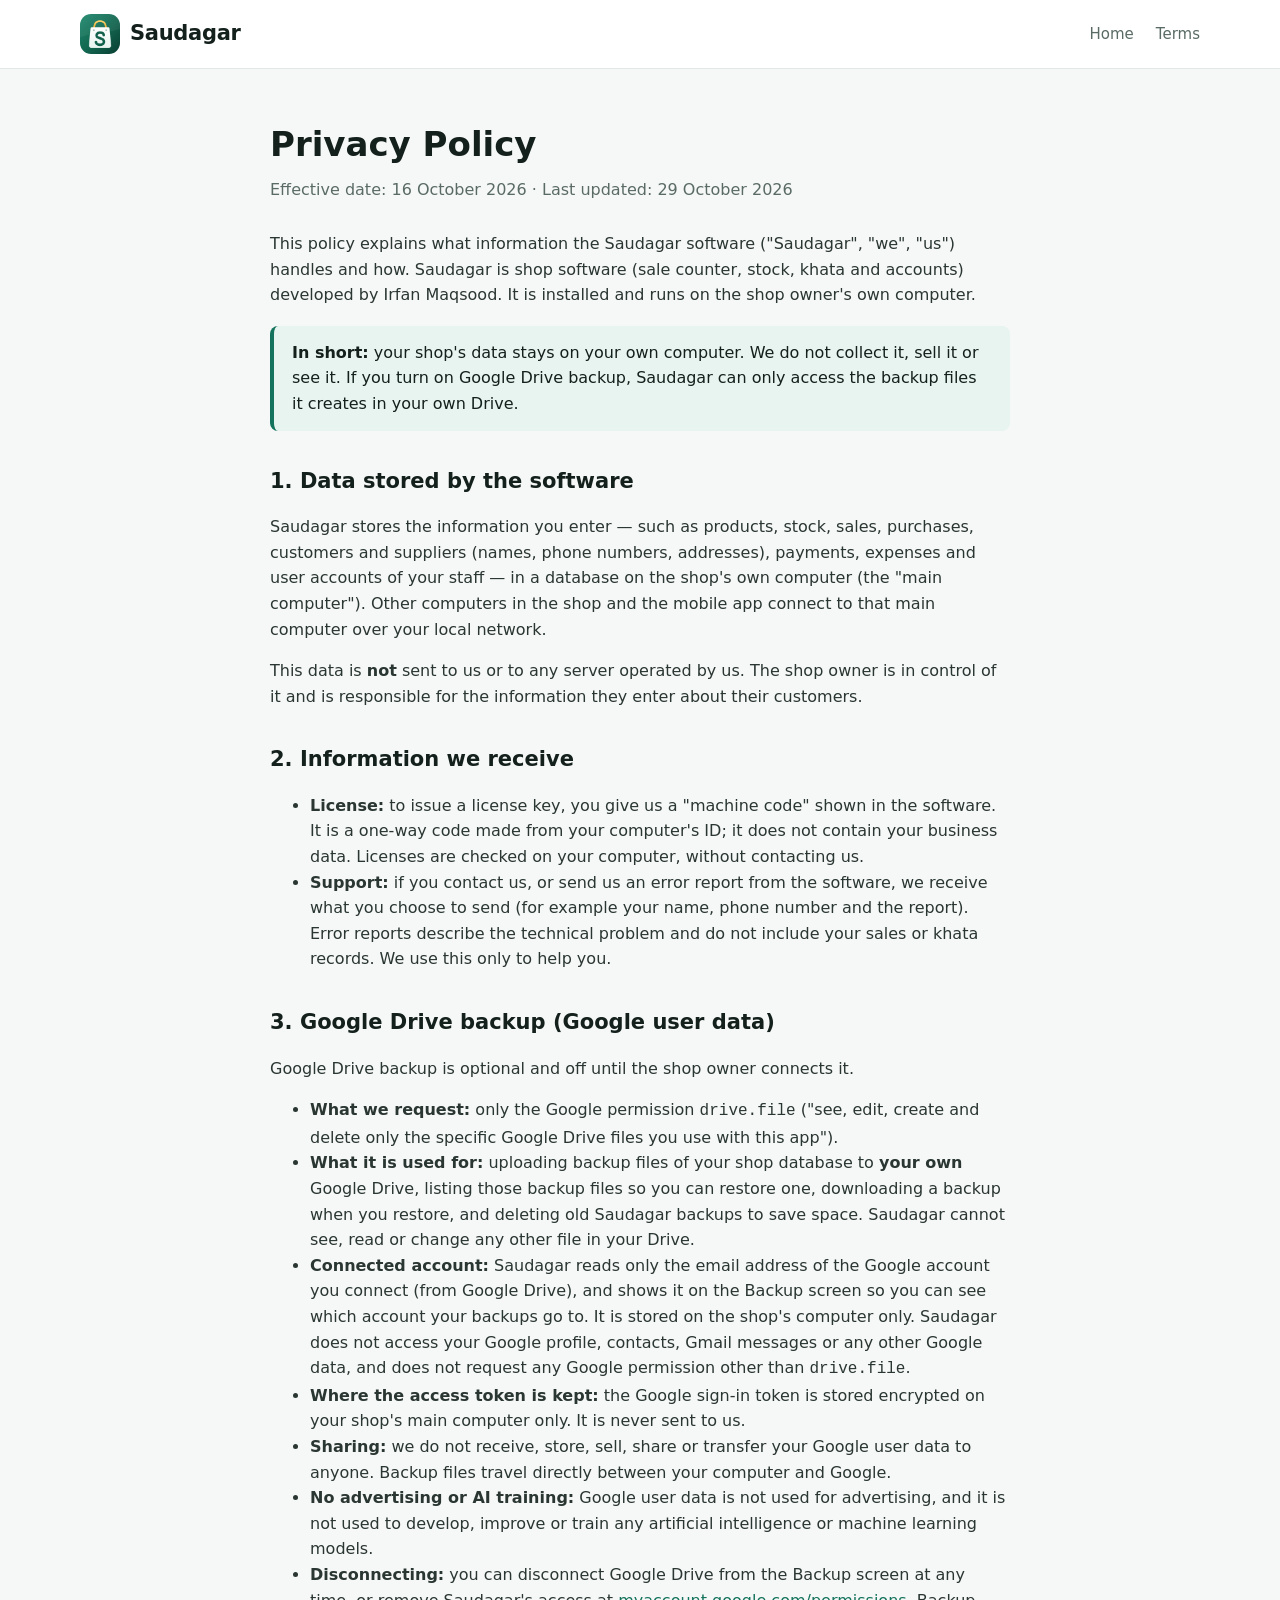
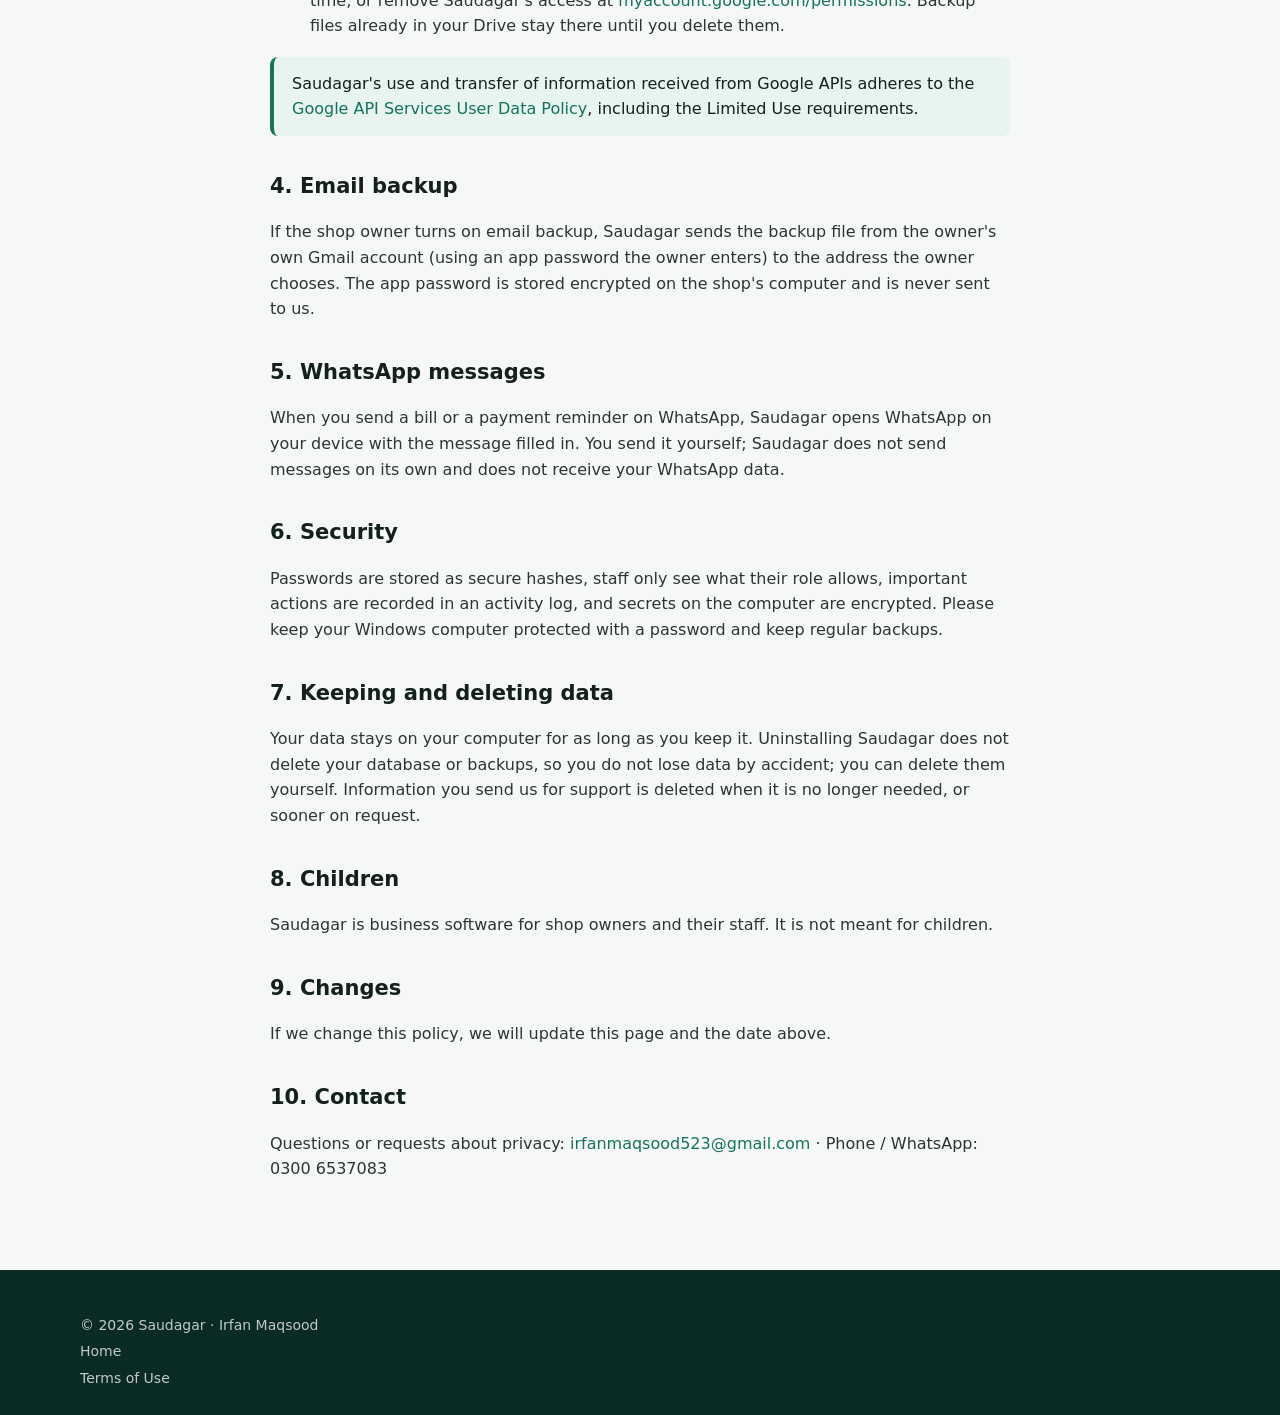
<file: privacy.html>
<!doctype html>
<html lang="en">
<head>
<meta charset="utf-8">
<meta name="viewport" content="width=device-width, initial-scale=1">
<title>Privacy Policy — Saudagar</title>
<meta name="description" content="How the Saudagar shop software handles your data and Google Drive access.">
<link rel="stylesheet" href="style.css">
</head>
<body>

<header class="top">
  <div class="wrap">
    <a class="logo" href="index.html"><img class="mark" src="logo.png" alt="">Saudagar</a>
    <nav><a href="index.html">Home</a><a href="terms.html">Terms</a></nav>
  </div>
</header>

<main class="doc">
  <h1>Privacy Policy</h1>
  <p class="date">Effective date: 16 October 2026 · Last updated: 29 October 2026</p>

  <p>This policy explains what information the Saudagar software ("Saudagar", "we", "us") handles and how. Saudagar is shop software (sale counter, stock, khata and accounts) developed by Irfan Maqsood. It is installed and runs on the shop owner's own computer.</p>

  <div class="box"><b>In short:</b> your shop's data stays on your own computer. We do not collect it, sell it or see it. If you turn on Google Drive backup, Saudagar can only access the backup files it creates in your own Drive.</div>

  <h2>1. Data stored by the software</h2>
  <p>Saudagar stores the information you enter — such as products, stock, sales, purchases, customers and suppliers (names, phone numbers, addresses), payments, expenses and user accounts of your staff — in a database on the shop's own computer (the "main computer"). Other computers in the shop and the mobile app connect to that main computer over your local network.</p>
  <p>This data is <b>not</b> sent to us or to any server operated by us. The shop owner is in control of it and is responsible for the information they enter about their customers.</p>

  <h2>2. Information we receive</h2>
  <ul>
    <li><b>License:</b> to issue a license key, you give us a "machine code" shown in the software. It is a one-way code made from your computer's ID; it does not contain your business data. Licenses are checked on your computer, without contacting us.</li>
    <li><b>Support:</b> if you contact us, or send us an error report from the software, we receive what you choose to send (for example your name, phone number and the report). Error reports describe the technical problem and do not include your sales or khata records. We use this only to help you.</li>
  </ul>

  <h2 id="google">3. Google Drive backup (Google user data)</h2>
  <p>Google Drive backup is optional and off until the shop owner connects it.</p>
  <ul>
    <li><b>What we request:</b> only the Google permission <code>drive.file</code> ("see, edit, create and delete only the specific Google Drive files you use with this app").</li>
    <li><b>What it is used for:</b> uploading backup files of your shop database to <b>your own</b> Google Drive, listing those backup files so you can restore one, downloading a backup when you restore, and deleting old Saudagar backups to save space. Saudagar cannot see, read or change any other file in your Drive.</li>
    <li><b>Connected account:</b> Saudagar reads only the email address of the Google account you connect (from Google Drive), and shows it on the Backup screen so you can see which account your backups go to. It is stored on the shop's computer only. Saudagar does not access your Google profile, contacts, Gmail messages or any other Google data, and does not request any Google permission other than <code>drive.file</code>.</li>
    <li><b>Where the access token is kept:</b> the Google sign-in token is stored encrypted on your shop's main computer only. It is never sent to us.</li>
    <li><b>Sharing:</b> we do not receive, store, sell, share or transfer your Google user data to anyone. Backup files travel directly between your computer and Google.</li>
    <li><b>No advertising or AI training:</b> Google user data is not used for advertising, and it is not used to develop, improve or train any artificial intelligence or machine learning models.</li>
    <li><b>Disconnecting:</b> you can disconnect Google Drive from the Backup screen at any time, or remove Saudagar's access at <a href="https://myaccount.google.com/permissions">myaccount.google.com/permissions</a>. Backup files already in your Drive stay there until you delete them.</li>
  </ul>
  <div class="box">Saudagar's use and transfer of information received from Google APIs adheres to the <a href="https://developers.google.com/terms/api-services-user-data-policy">Google API Services User Data Policy</a>, including the Limited Use requirements.</div>

  <h2>4. Email backup</h2>
  <p>If the shop owner turns on email backup, Saudagar sends the backup file from the owner's own Gmail account (using an app password the owner enters) to the address the owner chooses. The app password is stored encrypted on the shop's computer and is never sent to us.</p>

  <h2>5. WhatsApp messages</h2>
  <p>When you send a bill or a payment reminder on WhatsApp, Saudagar opens WhatsApp on your device with the message filled in. You send it yourself; Saudagar does not send messages on its own and does not receive your WhatsApp data.</p>

  <h2>6. Security</h2>
  <p>Passwords are stored as secure hashes, staff only see what their role allows, important actions are recorded in an activity log, and secrets on the computer are encrypted. Please keep your Windows computer protected with a password and keep regular backups.</p>

  <h2>7. Keeping and deleting data</h2>
  <p>Your data stays on your computer for as long as you keep it. Uninstalling Saudagar does not delete your database or backups, so you do not lose data by accident; you can delete them yourself. Information you send us for support is deleted when it is no longer needed, or sooner on request.</p>

  <h2>8. Children</h2>
  <p>Saudagar is business software for shop owners and their staff. It is not meant for children.</p>

  <h2>9. Changes</h2>
  <p>If we change this policy, we will update this page and the date above.</p>

  <h2>10. Contact</h2>
  <p>Questions or requests about privacy: <a href="mailto:irfanmaqsood523@gmail.com">irfanmaqsood523@gmail.com</a> · Phone / WhatsApp: 0300 6537083</p>
</main>

<footer>
  <div class="wrap">
    <div>© 2026 Saudagar · Irfan Maqsood</div>
    <div><a href="index.html">Home</a><a href="terms.html">Terms of Use</a></div>
  </div>
</footer>
</body>
</html>
</file>
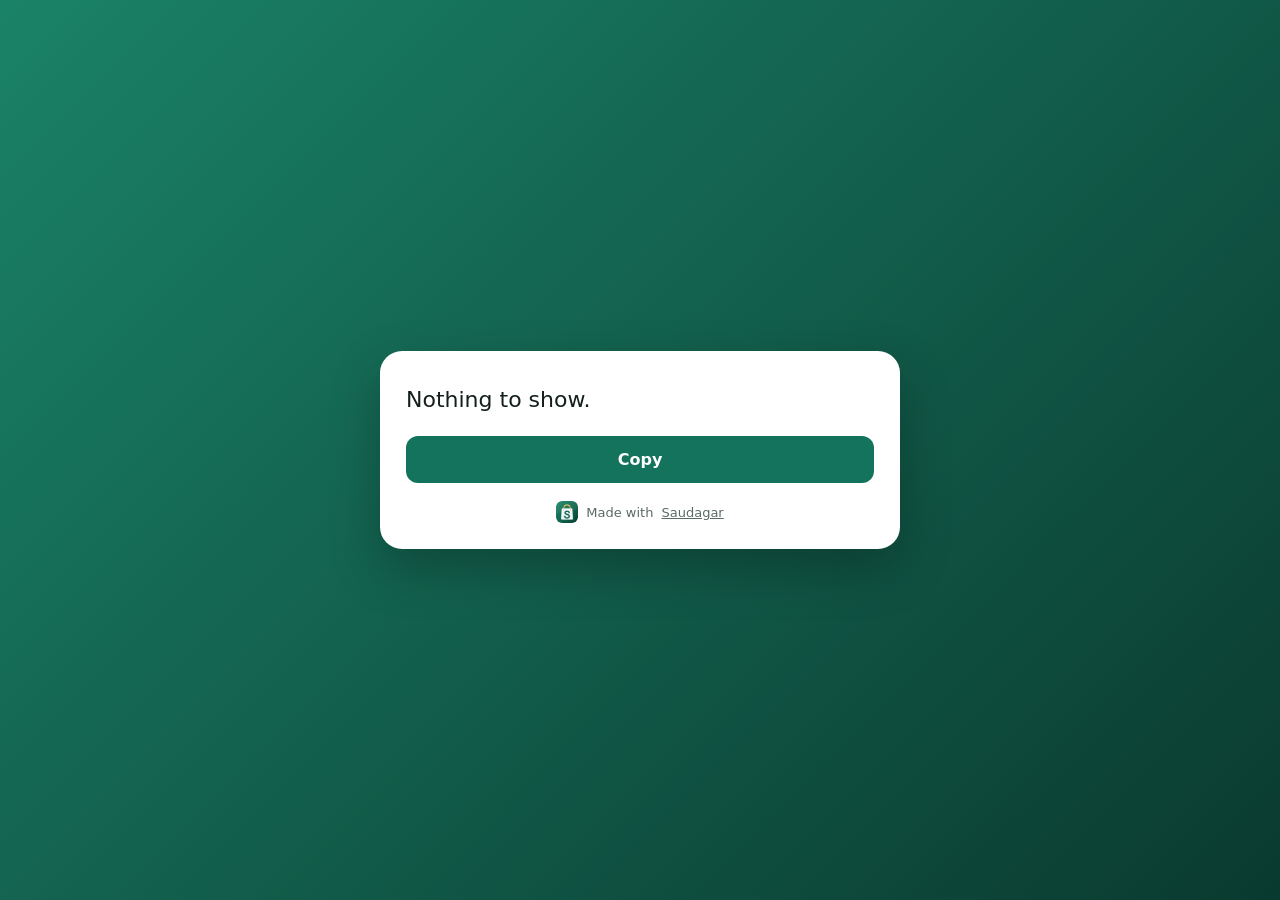
<file: t.html>
<!doctype html>
<html lang="en">
<head>
<meta charset="utf-8">
<meta name="viewport" content="width=device-width, initial-scale=1">
<meta name="robots" content="noindex">
<title>Saudagar — QR</title>
<link rel="icon" type="image/png" href="logo.png">
<style>
  :root{--brand:#14735C;--deep:#0B3F33;--ink:#13201C;--muted:#5A6B65}
  *{box-sizing:border-box}
  body{margin:0;min-height:100vh;display:grid;place-items:center;padding:20px;font-family:"Inter","Segoe UI",system-ui,Roboto,Arial,sans-serif;
       background:linear-gradient(135deg,#1A8268,#0A3A2F);color:var(--ink)}
  .card{width:100%;max-width:520px;background:#fff;border-radius:22px;padding:26px;box-shadow:0 20px 50px rgba(0,0,0,.25)}
  .txt{font-size:22px;line-height:1.5;white-space:pre-wrap;word-break:break-word;margin:6px 0 20px}
  .txt[dir=rtl]{font-size:26px}
  button{width:100%;border:0;border-radius:12px;padding:14px;font:inherit;font-weight:700;font-size:16px;background:var(--brand);color:#fff;cursor:pointer}
  .ok{background:#1D8048}
  .foot{display:flex;align-items:center;gap:8px;justify-content:center;margin-top:18px;color:var(--muted);font-size:13px}
  .foot img{width:22px;height:22px;border-radius:6px}
  .foot a{color:var(--muted)}
</style>
</head>
<body>
  <div class="card">
    <div id="t" class="txt"></div>
    <button id="c" type="button">Copy</button>
    <div class="foot"><img src="logo.png" alt=""> Made with <a href="https://saudagarpos.com">Saudagar</a></div>
  </div>
<script>
// Likhai sirf link ke "#" wale hisse mein — yeh website par nahi jati, sirf is phone par dikhti hai
(function () {
  var h = location.hash.slice(1), text = '';
  try {
    if (h.indexOf('b=') === 0) {
      var b = h.slice(2).replace(/-/g, '+').replace(/_/g, '/'); while (b.length % 4) b += '=';
      var bin = atob(b), bytes = new Uint8Array(bin.length);
      for (var i = 0; i < bin.length; i++) bytes[i] = bin.charCodeAt(i);
      text = new TextDecoder('utf-8').decode(bytes);
    } else text = decodeURIComponent(h);
  } catch (e) { text = ''; }
  var t = document.getElementById('t');
  t.textContent = text || 'Nothing to show.';
  t.setAttribute('dir', 'auto');
  document.getElementById('c').onclick = function () {
    var btn = this;
    (navigator.clipboard ? navigator.clipboard.writeText(text) : Promise.reject()).then(function () {
      btn.textContent = 'Copied ✓'; btn.className = 'ok';
    }, function () {
      var r = document.createRange(); r.selectNodeContents(t); var s = getSelection(); s.removeAllRanges(); s.addRange(r);
      btn.textContent = 'Selected — press Copy';
    });
  };
})();
</script>
</body>
</html>
</file>
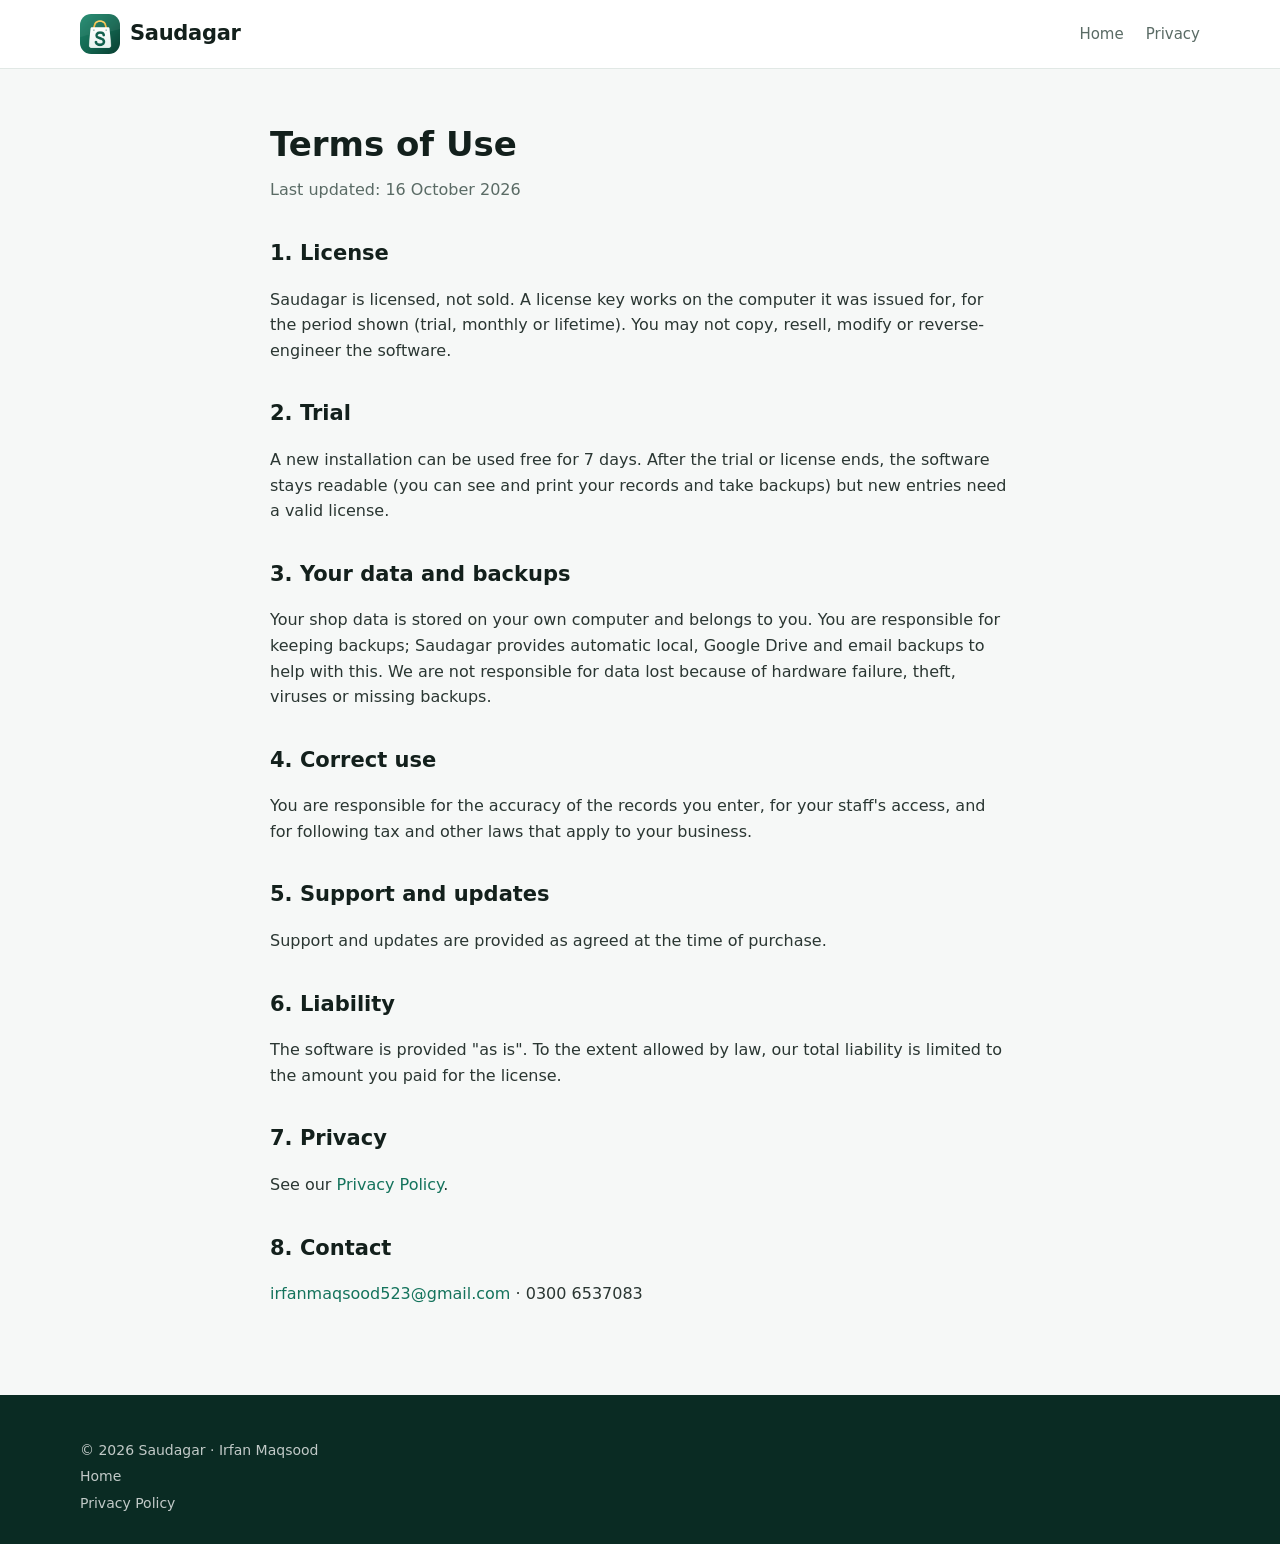
<file: terms.html>
<!doctype html>
<html lang="en">
<head>
<meta charset="utf-8">
<meta name="viewport" content="width=device-width, initial-scale=1">
<title>Terms of Use — Saudagar</title>
<link rel="stylesheet" href="style.css">
</head>
<body>

<header class="top">
  <div class="wrap">
    <a class="logo" href="index.html"><img class="mark" src="logo.png" alt="">Saudagar</a>
    <nav><a href="index.html">Home</a><a href="privacy.html">Privacy</a></nav>
  </div>
</header>

<main class="doc">
  <h1>Terms of Use</h1>
  <p class="date">Last updated: 16 October 2026</p>

  <h2>1. License</h2>
  <p>Saudagar is licensed, not sold. A license key works on the computer it was issued for, for the period shown (trial, monthly or lifetime). You may not copy, resell, modify or reverse-engineer the software.</p>

  <h2>2. Trial</h2>
  <p>A new installation can be used free for 7 days. After the trial or license ends, the software stays readable (you can see and print your records and take backups) but new entries need a valid license.</p>

  <h2>3. Your data and backups</h2>
  <p>Your shop data is stored on your own computer and belongs to you. You are responsible for keeping backups; Saudagar provides automatic local, Google Drive and email backups to help with this. We are not responsible for data lost because of hardware failure, theft, viruses or missing backups.</p>

  <h2>4. Correct use</h2>
  <p>You are responsible for the accuracy of the records you enter, for your staff's access, and for following tax and other laws that apply to your business.</p>

  <h2>5. Support and updates</h2>
  <p>Support and updates are provided as agreed at the time of purchase.</p>

  <h2>6. Liability</h2>
  <p>The software is provided "as is". To the extent allowed by law, our total liability is limited to the amount you paid for the license.</p>

  <h2>7. Privacy</h2>
  <p>See our <a href="privacy.html">Privacy Policy</a>.</p>

  <h2>8. Contact</h2>
  <p><a href="mailto:irfanmaqsood523@gmail.com">irfanmaqsood523@gmail.com</a> · 0300 6537083</p>
</main>

<footer>
  <div class="wrap">
    <div>© 2026 Saudagar · Irfan Maqsood</div>
    <div><a href="index.html">Home</a><a href="privacy.html">Privacy Policy</a></div>
  </div>
</footer>
</body>
</html>
</file>
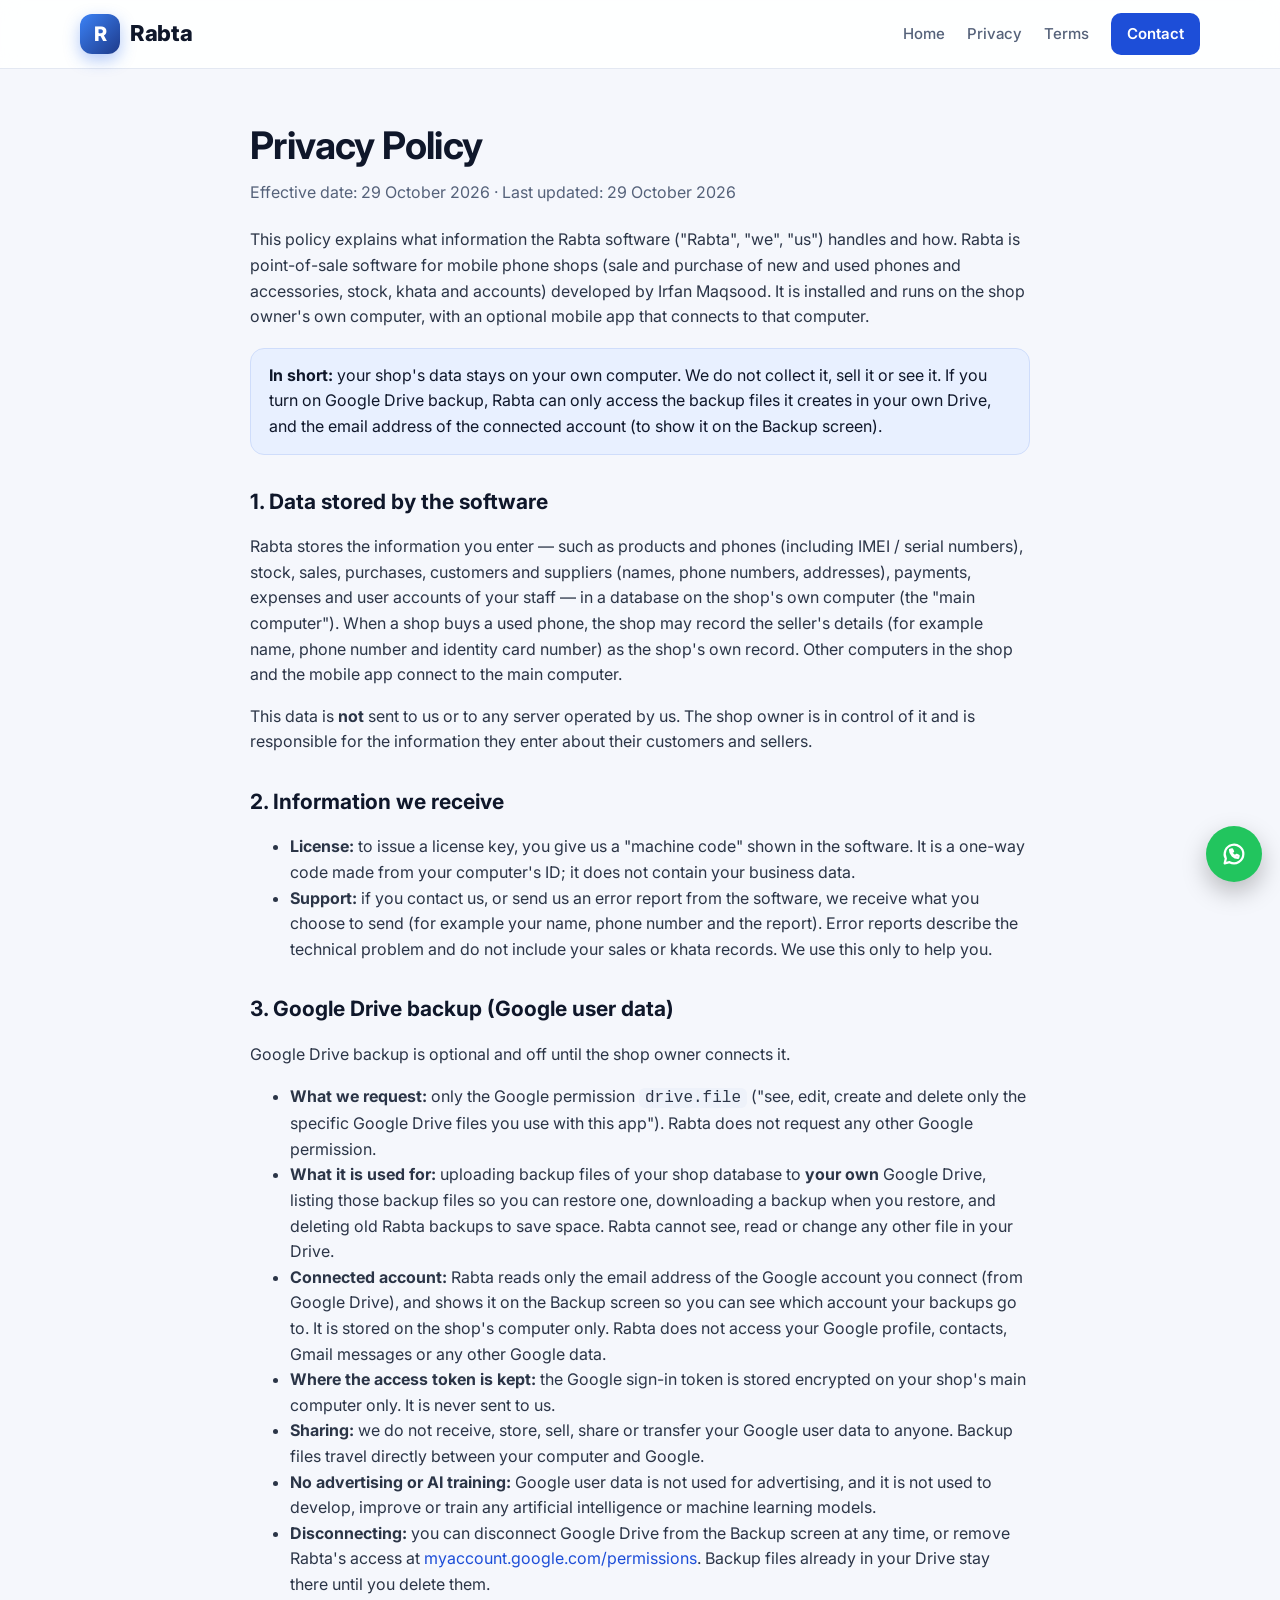
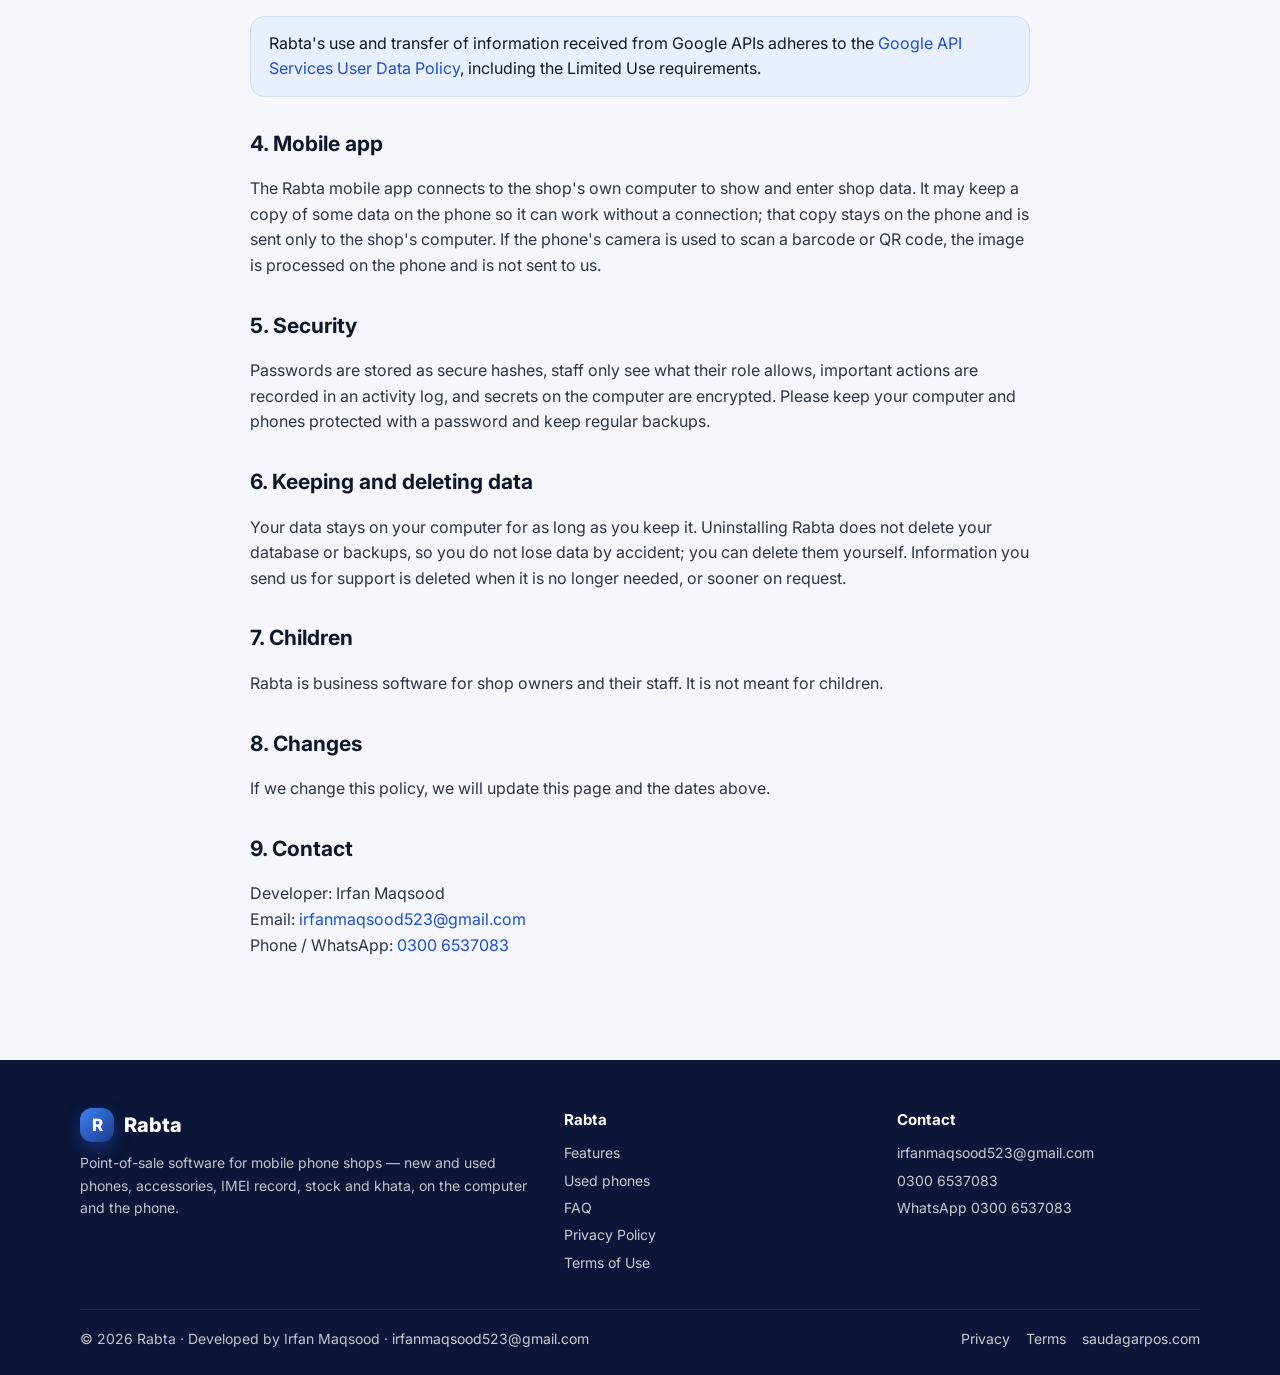
<file: rabta/privacy.html>
<!doctype html>
<html lang="en">
<head>
<meta charset="utf-8">
<meta name="viewport" content="width=device-width, initial-scale=1">
<title>Privacy Policy — Rabta</title>
<meta name="description" content="How the Rabta mobile shop software handles your data and Google Drive access.">
<meta name="theme-color" content="#1E3A8A">
<link rel="preconnect" href="https://fonts.googleapis.com">
<link rel="preconnect" href="https://fonts.gstatic.com" crossorigin>
<link href="https://fonts.googleapis.com/css2?family=Inter:wght@400;500;600;700;800&display=swap" rel="stylesheet">
<style>
/* Rabta — POS for mobile phone shops (saudagarpos.com/rabta/) — apni alag CSS */
:root{
  --b1:#2563EB; --b2:#1D4ED8; --b3:#1E3A8A; --deep:#0B1638; --sky:#E8F0FF; --sun:#FBBF24;
  --ink:#0F172A; --muted:#55627A; --line:#E3E8F2; --page:#F5F7FC; --card:#fff;
  --r:18px; --max:1160px; --shadow:0 12px 34px rgba(15,23,42,.08);
}
*{box-sizing:border-box}
html{scroll-behavior:smooth}
body{margin:0;font-family:"Inter","Segoe UI",system-ui,-apple-system,Roboto,Arial,sans-serif;color:var(--ink);background:var(--page);line-height:1.6;font-size:16px;-webkit-font-smoothing:antialiased}
a{color:var(--b2);text-decoration:none} a:hover{text-decoration:underline}
.wrap{max-width:var(--max);margin:0 auto;padding:0 20px}
svg{width:22px;height:22px;stroke:currentColor;fill:none;stroke-width:1.9;stroke-linecap:round;stroke-linejoin:round}

/* header */
header.top{position:sticky;top:0;z-index:30;background:rgba(255,255,255,.9);backdrop-filter:saturate(1.4) blur(10px);border-bottom:1px solid var(--line)}
header.top .wrap{display:flex;align-items:center;justify-content:space-between;height:68px;gap:14px}
.logo{display:flex;align-items:center;gap:10px;font-weight:800;font-size:22px;color:var(--ink);letter-spacing:-.3px}
.logo:hover{text-decoration:none}
.mark{width:40px;height:40px;border-radius:12px;display:grid;place-items:center;color:#fff;font-weight:800;font-size:20px;
  background:linear-gradient(135deg,#3B82F6,#1E3A8A);box-shadow:0 6px 16px rgba(37,99,235,.35)}
nav{display:flex;align-items:center;gap:22px}
nav a{color:var(--muted);font-weight:500;font-size:15px} nav a:hover{color:var(--b2);text-decoration:none}
nav a.cta{background:var(--b2);color:#fff;padding:9px 16px;border-radius:10px;font-weight:600}
nav a.cta:hover{background:var(--b3)}

/* buttons */
.btn{display:inline-flex;align-items:center;gap:8px;padding:14px 22px;border-radius:12px;font-weight:650;font-size:16px;transition:transform .15s,box-shadow .15s}
.btn:hover{text-decoration:none;transform:translateY(-1px);box-shadow:0 10px 22px rgba(0,0,0,.15)}
.btn.sun{background:var(--sun);color:#3A2600}
.btn.line{color:#fff;border:1.5px solid rgba(255,255,255,.5)}
.btn.blue{background:var(--b2);color:#fff}

/* hero */
.hero{position:relative;overflow:hidden;color:#fff;padding:72px 0 86px;
  background:radial-gradient(900px 460px at 88% -10%,rgba(96,165,250,.45),transparent 60%),
             radial-gradient(700px 420px at -10% 110%,rgba(251,191,36,.16),transparent 60%),
             linear-gradient(135deg,#2563EB 0%,#1E3A8A 55%,#0B1638 100%)}
.hero:after{content:"";position:absolute;inset:0;background-image:radial-gradient(rgba(255,255,255,.09) 1px,transparent 1px);background-size:22px 22px;
  -webkit-mask-image:linear-gradient(180deg,#000,transparent 85%);mask-image:linear-gradient(180deg,#000,transparent 85%);pointer-events:none}
.hero .wrap{position:relative;z-index:1;display:grid;grid-template-columns:1.15fr .85fr;gap:40px;align-items:center}
.pill{display:inline-flex;gap:8px;align-items:center;background:rgba(255,255,255,.14);border:1px solid rgba(255,255,255,.24);padding:6px 14px;border-radius:99px;font-size:14px;font-weight:600;margin-bottom:18px}
.pill b{background:var(--sun);color:#3A2600;border-radius:99px;padding:1px 8px;font-size:12px}
.hero h1{font-size:50px;line-height:1.08;margin:0 0 18px;letter-spacing:-1.2px}
.hero h1 em{font-style:normal;color:var(--sun)}
.hero p{font-size:19px;opacity:.92;max-width:600px;margin:0 0 28px}
.actions{display:flex;flex-wrap:wrap;gap:12px}
.chips{margin-top:26px;display:flex;flex-wrap:wrap;gap:10px}
.chips span{display:inline-flex;align-items:center;gap:7px;background:rgba(255,255,255,.12);padding:7px 13px;border-radius:99px;font-size:14px}
.chips svg{width:16px;height:16px;color:var(--sun)}

/* phone mockup */
.device{justify-self:center;width:280px;border-radius:40px;background:#060B1C;padding:12px;transform:rotate(3deg);
  box-shadow:0 30px 60px rgba(0,0,0,.4),0 0 0 2px rgba(255,255,255,.08) inset}
.screen{border-radius:30px;overflow:hidden;background:#F2F5FB;color:var(--ink);font-size:12px}
.sbar{background:linear-gradient(135deg,#2563EB,#1E3A8A);color:#fff;padding:16px 16px 12px;font-weight:700;font-size:14px;display:flex;justify-content:space-between}
.sbody{padding:12px}
.sc{background:#fff;border-radius:14px;padding:10px 12px;margin-bottom:9px;box-shadow:0 2px 8px rgba(0,0,0,.05)}
.sc.dark{background:linear-gradient(135deg,#2563EB,#0B1638);color:#fff}
.sc small{display:block;opacity:.7;font-size:10px}
.sc b{font-size:18px}
.srow{display:flex;justify-content:space-between;align-items:center;padding:6px 0;border-bottom:1px solid #EEF1F7}
.srow:last-child{border:0}
.tag{font-size:9px;font-weight:700;padding:2px 7px;border-radius:99px;background:#DCFCE7;color:#166534}
.tag.used{background:#FEF3C7;color:#92400E}

/* sections */
section.sec{padding:76px 0}
.kicker{color:var(--b2);font-weight:700;font-size:13px;letter-spacing:1.4px;text-transform:uppercase;margin:0 0 8px}
section.sec h2{font-size:36px;line-height:1.15;margin:0 0 12px;letter-spacing:-.6px}
.lead{color:var(--muted);font-size:18px;max-width:720px;margin:0}
.center{text-align:center} .center .lead{margin:0 auto}
.grid{display:grid;grid-template-columns:repeat(3,1fr);gap:18px;margin-top:36px}
.card{background:var(--card);border:1px solid var(--line);border-radius:var(--r);padding:24px;box-shadow:var(--shadow);transition:transform .2s,box-shadow .2s}
.card:hover{transform:translateY(-3px);box-shadow:0 18px 40px rgba(15,23,42,.12)}
.ic{width:46px;height:46px;border-radius:13px;display:grid;place-items:center;background:var(--sky);color:var(--b2);margin-bottom:14px}
.ic.sun{background:#FEF3C7;color:#B45309}
.card h3{margin:0 0 6px;font-size:18px}
.card p{margin:0;color:var(--muted);font-size:15px}

.band{background:#fff;border-top:1px solid var(--line);border-bottom:1px solid var(--line)}
.two{display:grid;grid-template-columns:1fr 1fr;gap:48px;align-items:center}
.check{list-style:none;padding:0;margin:22px 0 0}
.check li{position:relative;padding-left:34px;margin:12px 0}
.check li:before{content:"✓";position:absolute;left:0;top:1px;width:22px;height:22px;border-radius:50%;background:var(--sky);color:var(--b2);display:grid;place-items:center;font-weight:800;font-size:13px}
.flow{display:grid;gap:12px;counter-reset:s}
.flow div{background:var(--page);border:1px solid var(--line);border-radius:14px;padding:14px 16px 14px 60px;position:relative}
.flow div:before{counter-increment:s;content:counter(s);position:absolute;left:16px;top:13px;width:30px;height:30px;border-radius:50%;background:var(--b2);color:#fff;display:grid;place-items:center;font-weight:700}
.flow b{display:block}
.flow span{color:var(--muted);font-size:14px}

.trust{display:grid;grid-template-columns:repeat(3,1fr);gap:18px;margin-top:30px}
.trust .card{text-align:left}

.faq{max-width:820px;margin:30px auto 0}
.faq details{background:#fff;border:1px solid var(--line);border-radius:14px;padding:16px 20px;margin-bottom:10px}
.faq summary{cursor:pointer;font-weight:650;list-style:none;display:flex;justify-content:space-between;gap:10px}
.faq summary::-webkit-details-marker{display:none}
.faq summary:after{content:"+";color:var(--b2);font-size:22px;line-height:1}
.faq details[open] summary:after{content:"–"}
.faq p{color:var(--muted);margin:10px 0 0}

.contact{color:#fff;border-radius:26px;padding:44px;display:grid;grid-template-columns:1.2fr 1fr;gap:30px;align-items:center;
  background:radial-gradient(500px 260px at 100% 0,rgba(251,191,36,.25),transparent 60%),linear-gradient(135deg,#1D4ED8,#0B1638)}
.contact h2{margin:0 0 10px;font-size:32px}
.contact p{opacity:.9;margin:0}
.contact .ways{display:grid;gap:12px}
.contact .ways a{display:flex;align-items:center;gap:12px;background:rgba(255,255,255,.1);border:1px solid rgba(255,255,255,.18);padding:14px 16px;border-radius:14px;color:#fff;font-weight:600}
.contact .ways a:hover{background:rgba(255,255,255,.18);text-decoration:none}
.contact .ways small{display:block;font-weight:500;opacity:.75;font-size:12px}

/* footer */
footer{background:var(--deep);color:rgba(255,255,255,.75);padding:48px 0 26px;font-size:14px;margin-top:76px}
footer .cols{display:grid;grid-template-columns:1.5fr 1fr 1fr;gap:30px}
footer h4{color:#fff;margin:0 0 10px;font-size:15px}
footer a{color:rgba(255,255,255,.78);display:block;margin:5px 0}
footer a:hover{color:#fff}
footer .brand{display:flex;gap:10px;align-items:center;color:#fff;font-weight:800;font-size:20px;margin-bottom:10px}
footer .bottom{border-top:1px solid rgba(255,255,255,.1);margin-top:30px;padding-top:18px;display:flex;justify-content:space-between;flex-wrap:wrap;gap:10px}
footer .bottom a{display:inline;margin-left:16px}

/* policy pages */
.doc{max-width:820px;margin:0 auto;padding:46px 20px 10px}
.doc h1{font-size:38px;margin:0 0 4px;letter-spacing:-.6px}
.doc .date{color:var(--muted);margin:0 0 22px}
.doc h2{font-size:21px;margin:30px 0 8px}
.doc p,.doc li{color:#2B3547}
.doc .box{background:var(--sky);border:1px solid #CFDDFB;border-radius:14px;padding:14px 18px;margin:18px 0}
.doc code{background:#EEF2FA;padding:1px 6px;border-radius:6px}

.wa{position:fixed;right:18px;bottom:18px;z-index:40;width:56px;height:56px;border-radius:50%;background:#22C55E;color:#fff;display:grid;place-items:center;box-shadow:0 10px 24px rgba(0,0,0,.25)}
.wa svg{width:28px;height:28px}
.wa:hover{transform:scale(1.05)}

@media (max-width:1000px){.hero .wrap,.two,.contact{grid-template-columns:1fr}.grid,.trust{grid-template-columns:1fr 1fr}.device{transform:none}}
@media (max-width:640px){
  nav a:not(.cta){display:none}
  .hero{padding:48px 0 60px}.hero h1{font-size:34px}.hero p{font-size:17px}
  section.sec{padding:54px 0} section.sec h2{font-size:28px}
  .grid,.trust{grid-template-columns:1fr} .contact{padding:28px} footer .cols{grid-template-columns:1fr}
  footer .bottom a{margin:0 16px 0 0}
}

</style>
</head>
<body>

<header class="top">
  <div class="wrap">
    <a class="logo" href="index.html"><span class="mark">R</span>Rabta</a>
    <nav><a href="index.html">Home</a><a href="privacy.html">Privacy</a><a href="terms.html">Terms</a><a class="cta" href="index.html#contact">Contact</a></nav>
  </div>
</header>

<main class="doc">
  <h1>Privacy Policy</h1>
  <p class="date">Effective date: 29 October 2026 · Last updated: 29 October 2026</p>

  <p>This policy explains what information the Rabta software ("Rabta", "we", "us") handles and how. Rabta is point-of-sale software for mobile phone shops (sale and purchase of new and used phones and accessories, stock, khata and accounts) developed by Irfan Maqsood. It is installed and runs on the shop owner's own computer, with an optional mobile app that connects to that computer.</p>

  <div class="box"><b>In short:</b> your shop's data stays on your own computer. We do not collect it, sell it or see it. If you turn on Google Drive backup, Rabta can only access the backup files it creates in your own Drive, and the email address of the connected account (to show it on the Backup screen).</div>

  <h2>1. Data stored by the software</h2>
  <p>Rabta stores the information you enter — such as products and phones (including IMEI / serial numbers), stock, sales, purchases, customers and suppliers (names, phone numbers, addresses), payments, expenses and user accounts of your staff — in a database on the shop's own computer (the "main computer"). When a shop buys a used phone, the shop may record the seller's details (for example name, phone number and identity card number) as the shop's own record. Other computers in the shop and the mobile app connect to the main computer.</p>
  <p>This data is <b>not</b> sent to us or to any server operated by us. The shop owner is in control of it and is responsible for the information they enter about their customers and sellers.</p>

  <h2>2. Information we receive</h2>
  <ul>
    <li><b>License:</b> to issue a license key, you give us a "machine code" shown in the software. It is a one-way code made from your computer's ID; it does not contain your business data.</li>
    <li><b>Support:</b> if you contact us, or send us an error report from the software, we receive what you choose to send (for example your name, phone number and the report). Error reports describe the technical problem and do not include your sales or khata records. We use this only to help you.</li>
  </ul>

  <h2 id="google">3. Google Drive backup (Google user data)</h2>
  <p>Google Drive backup is optional and off until the shop owner connects it.</p>
  <ul>
    <li><b>What we request:</b> only the Google permission <code>drive.file</code> ("see, edit, create and delete only the specific Google Drive files you use with this app"). Rabta does not request any other Google permission.</li>
    <li><b>What it is used for:</b> uploading backup files of your shop database to <b>your own</b> Google Drive, listing those backup files so you can restore one, downloading a backup when you restore, and deleting old Rabta backups to save space. Rabta cannot see, read or change any other file in your Drive.</li>
    <li><b>Connected account:</b> Rabta reads only the email address of the Google account you connect (from Google Drive), and shows it on the Backup screen so you can see which account your backups go to. It is stored on the shop's computer only. Rabta does not access your Google profile, contacts, Gmail messages or any other Google data.</li>
    <li><b>Where the access token is kept:</b> the Google sign-in token is stored encrypted on your shop's main computer only. It is never sent to us.</li>
    <li><b>Sharing:</b> we do not receive, store, sell, share or transfer your Google user data to anyone. Backup files travel directly between your computer and Google.</li>
    <li><b>No advertising or AI training:</b> Google user data is not used for advertising, and it is not used to develop, improve or train any artificial intelligence or machine learning models.</li>
    <li><b>Disconnecting:</b> you can disconnect Google Drive from the Backup screen at any time, or remove Rabta's access at <a href="https://myaccount.google.com/permissions">myaccount.google.com/permissions</a>. Backup files already in your Drive stay there until you delete them.</li>
  </ul>
  <div class="box">Rabta's use and transfer of information received from Google APIs adheres to the <a href="https://developers.google.com/terms/api-services-user-data-policy">Google API Services User Data Policy</a>, including the Limited Use requirements.</div>

  <h2>4. Mobile app</h2>
  <p>The Rabta mobile app connects to the shop's own computer to show and enter shop data. It may keep a copy of some data on the phone so it can work without a connection; that copy stays on the phone and is sent only to the shop's computer. If the phone's camera is used to scan a barcode or QR code, the image is processed on the phone and is not sent to us.</p>

  <h2>5. Security</h2>
  <p>Passwords are stored as secure hashes, staff only see what their role allows, important actions are recorded in an activity log, and secrets on the computer are encrypted. Please keep your computer and phones protected with a password and keep regular backups.</p>

  <h2>6. Keeping and deleting data</h2>
  <p>Your data stays on your computer for as long as you keep it. Uninstalling Rabta does not delete your database or backups, so you do not lose data by accident; you can delete them yourself. Information you send us for support is deleted when it is no longer needed, or sooner on request.</p>

  <h2>7. Children</h2>
  <p>Rabta is business software for shop owners and their staff. It is not meant for children.</p>

  <h2>8. Changes</h2>
  <p>If we change this policy, we will update this page and the dates above.</p>

  <h2>9. Contact</h2>
  <p>Developer: Irfan Maqsood<br>Email: <a href="mailto:irfanmaqsood523@gmail.com">irfanmaqsood523@gmail.com</a><br>Phone / WhatsApp: <a href="tel:+923006537083">0300 6537083</a></p>
</main>

<footer>
  <div class="wrap">
    <div class="cols">
      <div>
        <div class="brand"><span class="mark" style="width:34px;height:34px;font-size:17px">R</span>Rabta</div>
        <div>Point-of-sale software for mobile phone shops — new and used phones, accessories, IMEI record, stock and khata, on the computer and the phone.</div>
      </div>
      <div>
        <h4>Rabta</h4>
        <a href="index.html#features">Features</a><a href="index.html#used">Used phones</a><a href="index.html#faq">FAQ</a><a href="privacy.html">Privacy Policy</a><a href="terms.html">Terms of Use</a>
      </div>
      <div>
        <h4>Contact</h4>
        <a href="mailto:irfanmaqsood523@gmail.com">irfanmaqsood523@gmail.com</a>
        <a href="tel:+923006537083">0300 6537083</a>
        <a href="https://wa.me/923006537083" target="_blank" rel="noopener">WhatsApp 0300 6537083</a>
      </div>
    </div>
    <div class="bottom">
      <div>© 2026 Rabta · Developed by Irfan Maqsood · <a href="mailto:irfanmaqsood523@gmail.com" style="margin:0">irfanmaqsood523@gmail.com</a></div>
      <div><a href="privacy.html">Privacy</a><a href="terms.html">Terms</a><a href="../index.html">saudagarpos.com</a></div>
    </div>
  </div>
</footer>
<a class="wa" href="https://wa.me/923006537083" target="_blank" rel="noopener" aria-label="WhatsApp"><svg viewBox="0 0 24 24" width="22" height="22" fill="none" stroke="currentColor" stroke-width="1.9" stroke-linecap="round" stroke-linejoin="round"><path d="M20 12a8 8 0 0 1-11.8 7L4 20l1-4.1A8 8 0 1 1 20 12z"/><path d="M9 9.5c.5 2 2 3.6 4 4.4l1.2-1.2 1.8.8-.4 1.8c-3.6.2-7-3.1-7-6.8l1.8-.4.8 1.8z"/></svg></a>
</body>
</html>
</file>
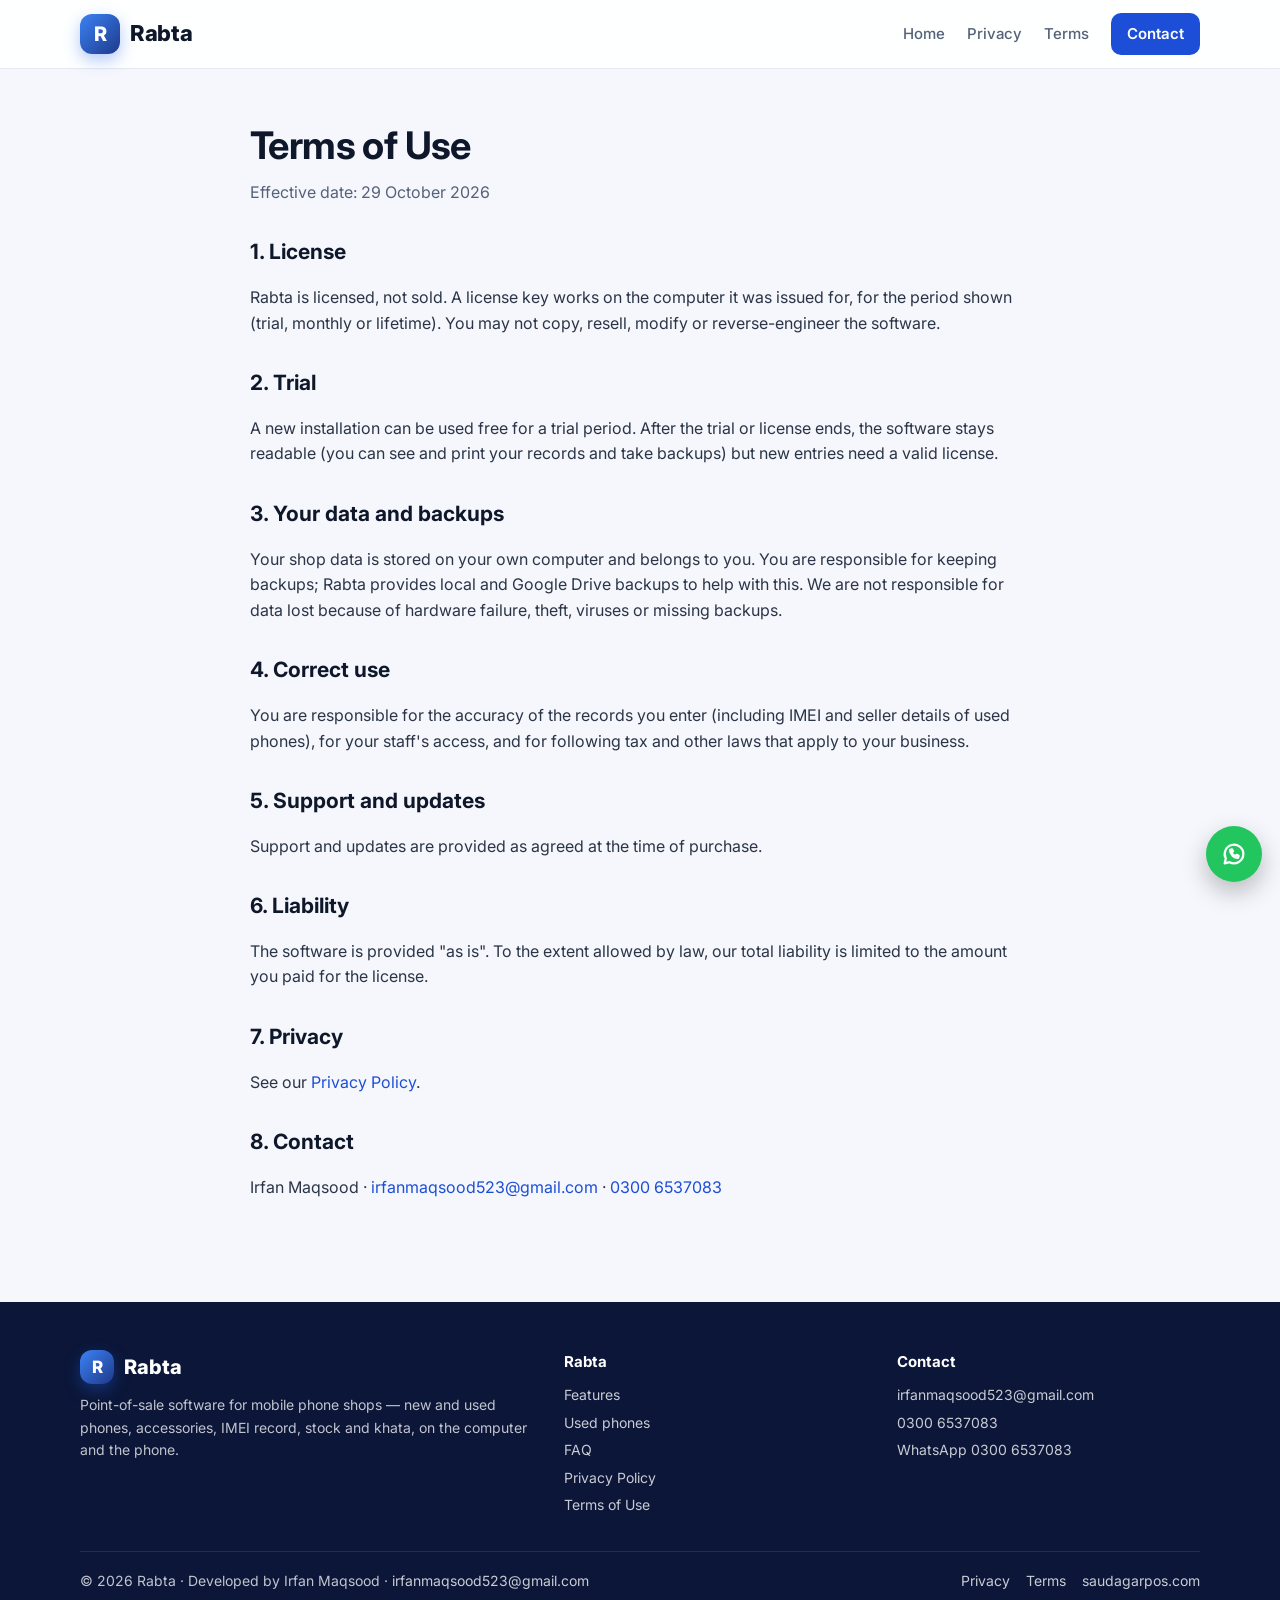
<file: rabta/terms.html>
<!doctype html>
<html lang="en">
<head>
<meta charset="utf-8">
<meta name="viewport" content="width=device-width, initial-scale=1">
<title>Terms of Use — Rabta</title>
<meta name="description" content="Terms of use for the Rabta mobile shop software.">
<meta name="theme-color" content="#1E3A8A">
<link rel="preconnect" href="https://fonts.googleapis.com">
<link rel="preconnect" href="https://fonts.gstatic.com" crossorigin>
<link href="https://fonts.googleapis.com/css2?family=Inter:wght@400;500;600;700;800&display=swap" rel="stylesheet">
<style>
/* Rabta — POS for mobile phone shops (saudagarpos.com/rabta/) — apni alag CSS */
:root{
  --b1:#2563EB; --b2:#1D4ED8; --b3:#1E3A8A; --deep:#0B1638; --sky:#E8F0FF; --sun:#FBBF24;
  --ink:#0F172A; --muted:#55627A; --line:#E3E8F2; --page:#F5F7FC; --card:#fff;
  --r:18px; --max:1160px; --shadow:0 12px 34px rgba(15,23,42,.08);
}
*{box-sizing:border-box}
html{scroll-behavior:smooth}
body{margin:0;font-family:"Inter","Segoe UI",system-ui,-apple-system,Roboto,Arial,sans-serif;color:var(--ink);background:var(--page);line-height:1.6;font-size:16px;-webkit-font-smoothing:antialiased}
a{color:var(--b2);text-decoration:none} a:hover{text-decoration:underline}
.wrap{max-width:var(--max);margin:0 auto;padding:0 20px}
svg{width:22px;height:22px;stroke:currentColor;fill:none;stroke-width:1.9;stroke-linecap:round;stroke-linejoin:round}

/* header */
header.top{position:sticky;top:0;z-index:30;background:rgba(255,255,255,.9);backdrop-filter:saturate(1.4) blur(10px);border-bottom:1px solid var(--line)}
header.top .wrap{display:flex;align-items:center;justify-content:space-between;height:68px;gap:14px}
.logo{display:flex;align-items:center;gap:10px;font-weight:800;font-size:22px;color:var(--ink);letter-spacing:-.3px}
.logo:hover{text-decoration:none}
.mark{width:40px;height:40px;border-radius:12px;display:grid;place-items:center;color:#fff;font-weight:800;font-size:20px;
  background:linear-gradient(135deg,#3B82F6,#1E3A8A);box-shadow:0 6px 16px rgba(37,99,235,.35)}
nav{display:flex;align-items:center;gap:22px}
nav a{color:var(--muted);font-weight:500;font-size:15px} nav a:hover{color:var(--b2);text-decoration:none}
nav a.cta{background:var(--b2);color:#fff;padding:9px 16px;border-radius:10px;font-weight:600}
nav a.cta:hover{background:var(--b3)}

/* buttons */
.btn{display:inline-flex;align-items:center;gap:8px;padding:14px 22px;border-radius:12px;font-weight:650;font-size:16px;transition:transform .15s,box-shadow .15s}
.btn:hover{text-decoration:none;transform:translateY(-1px);box-shadow:0 10px 22px rgba(0,0,0,.15)}
.btn.sun{background:var(--sun);color:#3A2600}
.btn.line{color:#fff;border:1.5px solid rgba(255,255,255,.5)}
.btn.blue{background:var(--b2);color:#fff}

/* hero */
.hero{position:relative;overflow:hidden;color:#fff;padding:72px 0 86px;
  background:radial-gradient(900px 460px at 88% -10%,rgba(96,165,250,.45),transparent 60%),
             radial-gradient(700px 420px at -10% 110%,rgba(251,191,36,.16),transparent 60%),
             linear-gradient(135deg,#2563EB 0%,#1E3A8A 55%,#0B1638 100%)}
.hero:after{content:"";position:absolute;inset:0;background-image:radial-gradient(rgba(255,255,255,.09) 1px,transparent 1px);background-size:22px 22px;
  -webkit-mask-image:linear-gradient(180deg,#000,transparent 85%);mask-image:linear-gradient(180deg,#000,transparent 85%);pointer-events:none}
.hero .wrap{position:relative;z-index:1;display:grid;grid-template-columns:1.15fr .85fr;gap:40px;align-items:center}
.pill{display:inline-flex;gap:8px;align-items:center;background:rgba(255,255,255,.14);border:1px solid rgba(255,255,255,.24);padding:6px 14px;border-radius:99px;font-size:14px;font-weight:600;margin-bottom:18px}
.pill b{background:var(--sun);color:#3A2600;border-radius:99px;padding:1px 8px;font-size:12px}
.hero h1{font-size:50px;line-height:1.08;margin:0 0 18px;letter-spacing:-1.2px}
.hero h1 em{font-style:normal;color:var(--sun)}
.hero p{font-size:19px;opacity:.92;max-width:600px;margin:0 0 28px}
.actions{display:flex;flex-wrap:wrap;gap:12px}
.chips{margin-top:26px;display:flex;flex-wrap:wrap;gap:10px}
.chips span{display:inline-flex;align-items:center;gap:7px;background:rgba(255,255,255,.12);padding:7px 13px;border-radius:99px;font-size:14px}
.chips svg{width:16px;height:16px;color:var(--sun)}

/* phone mockup */
.device{justify-self:center;width:280px;border-radius:40px;background:#060B1C;padding:12px;transform:rotate(3deg);
  box-shadow:0 30px 60px rgba(0,0,0,.4),0 0 0 2px rgba(255,255,255,.08) inset}
.screen{border-radius:30px;overflow:hidden;background:#F2F5FB;color:var(--ink);font-size:12px}
.sbar{background:linear-gradient(135deg,#2563EB,#1E3A8A);color:#fff;padding:16px 16px 12px;font-weight:700;font-size:14px;display:flex;justify-content:space-between}
.sbody{padding:12px}
.sc{background:#fff;border-radius:14px;padding:10px 12px;margin-bottom:9px;box-shadow:0 2px 8px rgba(0,0,0,.05)}
.sc.dark{background:linear-gradient(135deg,#2563EB,#0B1638);color:#fff}
.sc small{display:block;opacity:.7;font-size:10px}
.sc b{font-size:18px}
.srow{display:flex;justify-content:space-between;align-items:center;padding:6px 0;border-bottom:1px solid #EEF1F7}
.srow:last-child{border:0}
.tag{font-size:9px;font-weight:700;padding:2px 7px;border-radius:99px;background:#DCFCE7;color:#166534}
.tag.used{background:#FEF3C7;color:#92400E}

/* sections */
section.sec{padding:76px 0}
.kicker{color:var(--b2);font-weight:700;font-size:13px;letter-spacing:1.4px;text-transform:uppercase;margin:0 0 8px}
section.sec h2{font-size:36px;line-height:1.15;margin:0 0 12px;letter-spacing:-.6px}
.lead{color:var(--muted);font-size:18px;max-width:720px;margin:0}
.center{text-align:center} .center .lead{margin:0 auto}
.grid{display:grid;grid-template-columns:repeat(3,1fr);gap:18px;margin-top:36px}
.card{background:var(--card);border:1px solid var(--line);border-radius:var(--r);padding:24px;box-shadow:var(--shadow);transition:transform .2s,box-shadow .2s}
.card:hover{transform:translateY(-3px);box-shadow:0 18px 40px rgba(15,23,42,.12)}
.ic{width:46px;height:46px;border-radius:13px;display:grid;place-items:center;background:var(--sky);color:var(--b2);margin-bottom:14px}
.ic.sun{background:#FEF3C7;color:#B45309}
.card h3{margin:0 0 6px;font-size:18px}
.card p{margin:0;color:var(--muted);font-size:15px}

.band{background:#fff;border-top:1px solid var(--line);border-bottom:1px solid var(--line)}
.two{display:grid;grid-template-columns:1fr 1fr;gap:48px;align-items:center}
.check{list-style:none;padding:0;margin:22px 0 0}
.check li{position:relative;padding-left:34px;margin:12px 0}
.check li:before{content:"✓";position:absolute;left:0;top:1px;width:22px;height:22px;border-radius:50%;background:var(--sky);color:var(--b2);display:grid;place-items:center;font-weight:800;font-size:13px}
.flow{display:grid;gap:12px;counter-reset:s}
.flow div{background:var(--page);border:1px solid var(--line);border-radius:14px;padding:14px 16px 14px 60px;position:relative}
.flow div:before{counter-increment:s;content:counter(s);position:absolute;left:16px;top:13px;width:30px;height:30px;border-radius:50%;background:var(--b2);color:#fff;display:grid;place-items:center;font-weight:700}
.flow b{display:block}
.flow span{color:var(--muted);font-size:14px}

.trust{display:grid;grid-template-columns:repeat(3,1fr);gap:18px;margin-top:30px}
.trust .card{text-align:left}

.faq{max-width:820px;margin:30px auto 0}
.faq details{background:#fff;border:1px solid var(--line);border-radius:14px;padding:16px 20px;margin-bottom:10px}
.faq summary{cursor:pointer;font-weight:650;list-style:none;display:flex;justify-content:space-between;gap:10px}
.faq summary::-webkit-details-marker{display:none}
.faq summary:after{content:"+";color:var(--b2);font-size:22px;line-height:1}
.faq details[open] summary:after{content:"–"}
.faq p{color:var(--muted);margin:10px 0 0}

.contact{color:#fff;border-radius:26px;padding:44px;display:grid;grid-template-columns:1.2fr 1fr;gap:30px;align-items:center;
  background:radial-gradient(500px 260px at 100% 0,rgba(251,191,36,.25),transparent 60%),linear-gradient(135deg,#1D4ED8,#0B1638)}
.contact h2{margin:0 0 10px;font-size:32px}
.contact p{opacity:.9;margin:0}
.contact .ways{display:grid;gap:12px}
.contact .ways a{display:flex;align-items:center;gap:12px;background:rgba(255,255,255,.1);border:1px solid rgba(255,255,255,.18);padding:14px 16px;border-radius:14px;color:#fff;font-weight:600}
.contact .ways a:hover{background:rgba(255,255,255,.18);text-decoration:none}
.contact .ways small{display:block;font-weight:500;opacity:.75;font-size:12px}

/* footer */
footer{background:var(--deep);color:rgba(255,255,255,.75);padding:48px 0 26px;font-size:14px;margin-top:76px}
footer .cols{display:grid;grid-template-columns:1.5fr 1fr 1fr;gap:30px}
footer h4{color:#fff;margin:0 0 10px;font-size:15px}
footer a{color:rgba(255,255,255,.78);display:block;margin:5px 0}
footer a:hover{color:#fff}
footer .brand{display:flex;gap:10px;align-items:center;color:#fff;font-weight:800;font-size:20px;margin-bottom:10px}
footer .bottom{border-top:1px solid rgba(255,255,255,.1);margin-top:30px;padding-top:18px;display:flex;justify-content:space-between;flex-wrap:wrap;gap:10px}
footer .bottom a{display:inline;margin-left:16px}

/* policy pages */
.doc{max-width:820px;margin:0 auto;padding:46px 20px 10px}
.doc h1{font-size:38px;margin:0 0 4px;letter-spacing:-.6px}
.doc .date{color:var(--muted);margin:0 0 22px}
.doc h2{font-size:21px;margin:30px 0 8px}
.doc p,.doc li{color:#2B3547}
.doc .box{background:var(--sky);border:1px solid #CFDDFB;border-radius:14px;padding:14px 18px;margin:18px 0}
.doc code{background:#EEF2FA;padding:1px 6px;border-radius:6px}

.wa{position:fixed;right:18px;bottom:18px;z-index:40;width:56px;height:56px;border-radius:50%;background:#22C55E;color:#fff;display:grid;place-items:center;box-shadow:0 10px 24px rgba(0,0,0,.25)}
.wa svg{width:28px;height:28px}
.wa:hover{transform:scale(1.05)}

@media (max-width:1000px){.hero .wrap,.two,.contact{grid-template-columns:1fr}.grid,.trust{grid-template-columns:1fr 1fr}.device{transform:none}}
@media (max-width:640px){
  nav a:not(.cta){display:none}
  .hero{padding:48px 0 60px}.hero h1{font-size:34px}.hero p{font-size:17px}
  section.sec{padding:54px 0} section.sec h2{font-size:28px}
  .grid,.trust{grid-template-columns:1fr} .contact{padding:28px} footer .cols{grid-template-columns:1fr}
  footer .bottom a{margin:0 16px 0 0}
}

</style>
</head>
<body>

<header class="top">
  <div class="wrap">
    <a class="logo" href="index.html"><span class="mark">R</span>Rabta</a>
    <nav><a href="index.html">Home</a><a href="privacy.html">Privacy</a><a href="terms.html">Terms</a><a class="cta" href="index.html#contact">Contact</a></nav>
  </div>
</header>

<main class="doc">
  <h1>Terms of Use</h1>
  <p class="date">Effective date: 29 October 2026</p>

  <h2>1. License</h2>
  <p>Rabta is licensed, not sold. A license key works on the computer it was issued for, for the period shown (trial, monthly or lifetime). You may not copy, resell, modify or reverse-engineer the software.</p>
  <h2>2. Trial</h2>
  <p>A new installation can be used free for a trial period. After the trial or license ends, the software stays readable (you can see and print your records and take backups) but new entries need a valid license.</p>
  <h2>3. Your data and backups</h2>
  <p>Your shop data is stored on your own computer and belongs to you. You are responsible for keeping backups; Rabta provides local and Google Drive backups to help with this. We are not responsible for data lost because of hardware failure, theft, viruses or missing backups.</p>
  <h2>4. Correct use</h2>
  <p>You are responsible for the accuracy of the records you enter (including IMEI and seller details of used phones), for your staff's access, and for following tax and other laws that apply to your business.</p>
  <h2>5. Support and updates</h2>
  <p>Support and updates are provided as agreed at the time of purchase.</p>
  <h2>6. Liability</h2>
  <p>The software is provided "as is". To the extent allowed by law, our total liability is limited to the amount you paid for the license.</p>
  <h2>7. Privacy</h2>
  <p>See our <a href="privacy.html">Privacy Policy</a>.</p>
  <h2>8. Contact</h2>
  <p>Irfan Maqsood · <a href="mailto:irfanmaqsood523@gmail.com">irfanmaqsood523@gmail.com</a> · <a href="tel:+923006537083">0300 6537083</a></p>
</main>

<footer>
  <div class="wrap">
    <div class="cols">
      <div>
        <div class="brand"><span class="mark" style="width:34px;height:34px;font-size:17px">R</span>Rabta</div>
        <div>Point-of-sale software for mobile phone shops — new and used phones, accessories, IMEI record, stock and khata, on the computer and the phone.</div>
      </div>
      <div>
        <h4>Rabta</h4>
        <a href="index.html#features">Features</a><a href="index.html#used">Used phones</a><a href="index.html#faq">FAQ</a><a href="privacy.html">Privacy Policy</a><a href="terms.html">Terms of Use</a>
      </div>
      <div>
        <h4>Contact</h4>
        <a href="mailto:irfanmaqsood523@gmail.com">irfanmaqsood523@gmail.com</a>
        <a href="tel:+923006537083">0300 6537083</a>
        <a href="https://wa.me/923006537083" target="_blank" rel="noopener">WhatsApp 0300 6537083</a>
      </div>
    </div>
    <div class="bottom">
      <div>© 2026 Rabta · Developed by Irfan Maqsood · <a href="mailto:irfanmaqsood523@gmail.com" style="margin:0">irfanmaqsood523@gmail.com</a></div>
      <div><a href="privacy.html">Privacy</a><a href="terms.html">Terms</a><a href="../index.html">saudagarpos.com</a></div>
    </div>
  </div>
</footer>
<a class="wa" href="https://wa.me/923006537083" target="_blank" rel="noopener" aria-label="WhatsApp"><svg viewBox="0 0 24 24" width="22" height="22" fill="none" stroke="currentColor" stroke-width="1.9" stroke-linecap="round" stroke-linejoin="round"><path d="M20 12a8 8 0 0 1-11.8 7L4 20l1-4.1A8 8 0 1 1 20 12z"/><path d="M9 9.5c.5 2 2 3.6 4 4.4l1.2-1.2 1.8.8-.4 1.8c-3.6.2-7-3.1-7-6.8l1.8-.4.8 1.8z"/></svg></a>
</body>
</html>
</file>
<file: style.css>
:root{
  --brand:#14735C; --brand-2:#1E8A6E; --brand-deep:#0B3F33; --brand-soft:#E7F4EF;
  --gold:#F2B23A; --gold-soft:#FFF4DA;
  --ink:#13201C; --muted:#5A6B65; --line:#E1E8E5; --page:#F6F8F7; --card:#FFFFFF;
  --radius:18px; --max:1160px;
  --shadow:0 10px 30px rgba(11,63,51,.08);
}
*{box-sizing:border-box}
html{scroll-behavior:smooth}
body{margin:0;font-family:"Inter","Segoe UI",system-ui,-apple-system,Roboto,Arial,sans-serif;color:var(--ink);background:var(--page);line-height:1.6;font-size:16px;-webkit-font-smoothing:antialiased}
a{color:var(--brand);text-decoration:none} a:hover{text-decoration:underline}
img{max-width:100%}
.wrap{max-width:var(--max);margin:0 auto;padding:0 20px}

/* ---------------- header */
header.top{background:rgba(255,255,255,.92);backdrop-filter:saturate(1.4) blur(10px);border-bottom:1px solid var(--line);position:sticky;top:0;z-index:30}
header.top .wrap{display:flex;align-items:center;justify-content:space-between;height:68px;gap:14px}
.logo{display:flex;align-items:center;gap:10px;font-weight:800;font-size:21px;color:var(--ink);letter-spacing:-.3px}
.logo:hover{text-decoration:none}
.mark{width:40px;height:40px;border-radius:11px;display:block}
span.mark{background:linear-gradient(135deg,var(--brand-2),var(--brand-deep));color:#fff;display:grid;place-items:center;font-weight:800}
nav{display:flex;align-items:center}
nav a{margin-left:22px;color:var(--muted);font-weight:500;font-size:15px} nav a:hover{color:var(--brand);text-decoration:none}
nav a.cta{background:var(--brand);color:#fff;padding:9px 16px;border-radius:10px;font-weight:600}
nav a.cta:hover{background:var(--brand-deep);color:#fff}

/* ---------------- buttons */
.btn{display:inline-flex;align-items:center;gap:8px;padding:14px 24px;border-radius:12px;font-weight:650;background:#fff;color:var(--brand-deep);border:0;cursor:pointer;font-size:16px;font-family:inherit;transition:transform .15s,box-shadow .15s}
.btn:hover{text-decoration:none;transform:translateY(-1px);box-shadow:0 8px 20px rgba(0,0,0,.12)}
.btn.gold{background:var(--gold);color:#3A2600}
.btn.ghost{background:transparent;color:#fff;border:1.5px solid rgba(255,255,255,.55)}
.btn.solid{background:var(--brand);color:#fff}
.btn.outline{background:#fff;color:var(--brand);border:1.5px solid var(--brand)}

/* ---------------- hero */
.hero{position:relative;overflow:hidden;color:#fff;padding:76px 0 90px;
  background:radial-gradient(1200px 500px at 85% -10%,rgba(242,178,58,.22),transparent 60%),
             radial-gradient(800px 500px at -10% 110%,rgba(255,255,255,.08),transparent 60%),
             linear-gradient(135deg,#1A8268 0%,#11604D 45%,#0A3A2F 100%)}
.hero:after{content:"";position:absolute;inset:0;background-image:radial-gradient(rgba(255,255,255,.08) 1px,transparent 1px);background-size:22px 22px;mask-image:linear-gradient(180deg,#000,transparent 85%);pointer-events:none}
.hero .wrap{position:relative;z-index:1;display:grid;grid-template-columns:1.15fr .85fr;gap:40px;align-items:center}
.pill{display:inline-flex;align-items:center;gap:8px;background:rgba(255,255,255,.14);border:1px solid rgba(255,255,255,.22);padding:6px 14px;border-radius:99px;font-size:14px;font-weight:600;margin-bottom:18px}
.pill b{background:var(--gold);color:#3A2600;border-radius:99px;padding:1px 8px;font-size:12px}
.hero h1{font-size:50px;line-height:1.1;margin:0 0 18px;letter-spacing:-1px}
.hero h1 em{font-style:normal;color:var(--gold)}
.hero p{font-size:19px;opacity:.92;max-width:600px;margin:0 0 28px}
.hero .actions{display:flex;flex-wrap:wrap;gap:12px}
.badges{margin-top:28px;display:flex;flex-wrap:wrap;gap:10px}
.badges span{display:inline-flex;align-items:center;gap:7px;background:rgba(255,255,255,.12);padding:7px 13px;border-radius:99px;font-size:14px}
.badges svg{width:16px;height:16px;stroke:var(--gold)}

/* phone mockup */
.device{justify-self:center;width:290px;border-radius:40px;background:#0B1512;padding:12px;box-shadow:0 30px 60px rgba(0,0,0,.35),0 0 0 2px rgba(255,255,255,.08) inset;transform:rotate(-3deg)}
.screen{border-radius:30px;overflow:hidden;background:#F4F7F6;color:var(--ink);font-size:12px}
.screen .bar{background:linear-gradient(135deg,#1E8A6E,#0F5444);color:#fff;padding:16px 16px 12px;font-weight:700;font-size:14px;display:flex;justify-content:space-between}
.screen .body{padding:12px}
.s-card{background:#fff;border-radius:14px;padding:10px 12px;margin-bottom:9px;box-shadow:0 2px 8px rgba(0,0,0,.05)}
.s-card.hero2{background:linear-gradient(135deg,#1E8A6E,#0B3F33);color:#fff}
.s-card small{display:block;opacity:.7;font-size:10px}
.s-card b{font-size:18px}
.s-row{display:grid;grid-template-columns:1fr 1fr;gap:9px}
.s-line{display:flex;justify-content:space-between;align-items:center;padding:7px 0;border-bottom:1px solid #EEF2F0}
.s-line:last-child{border:0}
.s-av{width:26px;height:26px;border-radius:50%;background:var(--brand-soft);color:var(--brand);display:inline-grid;place-items:center;font-weight:700;font-size:10px;margin-right:7px}
.s-fab{position:relative;height:0}
.s-fab span{position:absolute;right:4px;top:-50px;width:40px;height:40px;border-radius:50%;background:linear-gradient(135deg,#1E8A6E,#0F5444);display:grid;place-items:center;box-shadow:0 6px 14px rgba(15,84,68,.4)}
.s-fab svg{width:20px;height:20px;stroke:#fff}

/* ---------------- strip */
.strip{background:#fff;border-bottom:1px solid var(--line)}
.strip .wrap{display:grid;grid-template-columns:repeat(4,1fr);gap:10px;padding-top:22px;padding-bottom:22px}
.strip div{display:flex;gap:12px;align-items:center;font-weight:600;font-size:15px}
.strip .i{flex:0 0 auto;width:42px;height:42px;border-radius:12px;background:var(--brand-soft);display:grid;place-items:center}
.strip svg{width:22px;height:22px;stroke:var(--brand)}
.strip small{display:block;font-weight:400;color:var(--muted);font-size:13px}

/* ---------------- sections */
section{padding:80px 0}
.kicker{display:inline-block;color:var(--brand);background:var(--brand-soft);font-weight:700;font-size:13px;letter-spacing:.6px;text-transform:uppercase;padding:5px 12px;border-radius:99px;margin-bottom:12px}
section h2{font-size:36px;line-height:1.2;margin:0 0 10px;letter-spacing:-.6px}
.lead{color:var(--muted);margin:0 0 36px;max-width:720px;font-size:17px}
.center{text-align:center}.center .lead{margin-left:auto;margin-right:auto}
.grid{display:grid;grid-template-columns:repeat(3,1fr);gap:18px}
.grid.four{grid-template-columns:repeat(4,1fr)}
.grid.three{grid-template-columns:repeat(3,1fr)}
.card{background:var(--card);border:1px solid var(--line);border-radius:var(--radius);padding:24px;transition:transform .18s,box-shadow .18s,border-color .18s}
.card:hover{transform:translateY(-3px);box-shadow:var(--shadow);border-color:#CFE3DB}
.ic{width:48px;height:48px;border-radius:14px;background:var(--brand-soft);display:grid;place-items:center;margin-bottom:14px}
.ic svg{width:24px;height:24px;stroke:var(--brand)}
.ic.gold{background:var(--gold-soft)} .ic.gold svg{stroke:#B97A00}
.card h3{margin:0 0 6px;font-size:18px}
.card p{margin:0;color:var(--muted);font-size:15px}
.band{background:#fff;border-top:1px solid var(--line);border-bottom:1px solid var(--line)}
.two{display:grid;grid-template-columns:1fr 1fr;gap:44px;align-items:center}
.check{list-style:none;padding:0;margin:0}
.check li{position:relative;padding:7px 0 7px 34px}
.check li:before{content:"";position:absolute;left:0;top:9px;width:22px;height:22px;border-radius:50%;background:var(--brand-soft) url("data:image/svg+xml,%3Csvg xmlns='http://www.w3.org/2000/svg' viewBox='0 0 24 24' fill='none' stroke='%2314735C' stroke-width='3' stroke-linecap='round' stroke-linejoin='round'%3E%3Cpath d='m6 12.5 4 4 8-9'/%3E%3C/svg%3E") center/14px no-repeat}

/* new features */
.newgrid{display:grid;grid-template-columns:repeat(4,1fr);gap:16px}
.newcard{border-radius:var(--radius);padding:22px;color:#fff;background:linear-gradient(150deg,#1E8A6E,#0B3F33);position:relative;overflow:hidden}
.newcard:after{content:"";position:absolute;right:-30px;bottom:-30px;width:110px;height:110px;border-radius:50%;background:rgba(255,255,255,.07)}
.newcard .ic{background:rgba(255,255,255,.14)} .newcard .ic svg{stroke:var(--gold)}
.newcard h3{margin:0 0 6px;font-size:17px}
.newcard p{margin:0;opacity:.85;font-size:14.5px}

/* industries */
.inds{display:grid;grid-template-columns:repeat(4,1fr);gap:14px}
.ind{display:flex;gap:14px;align-items:flex-start;background:#fff;border:1px solid var(--line);border-radius:16px;padding:16px;transition:all .18s}
.ind:hover{border-color:var(--brand);box-shadow:var(--shadow);transform:translateY(-2px)}
.ind .ic{width:44px;height:44px;margin:0;flex:0 0 auto}
.ind h3{margin:0;font-size:16px}
.ind p{margin:2px 0 0;font-size:13.5px;color:var(--muted)}
.ind .tag{display:inline-block;font-size:11px;font-weight:700;color:#8A5A00;background:var(--gold-soft);padding:1px 8px;border-radius:99px;margin-left:6px;vertical-align:2px}
.tabs{display:flex;gap:8px;justify-content:center;margin:0 0 26px;flex-wrap:wrap}
.tabs button{border:1.5px solid var(--line);background:#fff;padding:9px 18px;border-radius:99px;font:inherit;font-weight:600;color:var(--muted);cursor:pointer}
.tabs button.on{background:var(--brand);border-color:var(--brand);color:#fff}

/* app download */
.app-card{background:linear-gradient(150deg,#fff,#F1F8F5);border:1px solid var(--line);border-radius:24px;padding:30px;box-shadow:var(--shadow)}
.app-card .row{display:flex;gap:16px;align-items:center;margin-bottom:14px}
.app-card img{width:72px;height:72px;border-radius:18px}
.app-card .btn{margin:8px 0 12px}
.small{font-size:14px!important;color:var(--muted)}

/* steps */
.steps4{display:grid;grid-template-columns:repeat(4,1fr);gap:18px;counter-reset:s}
.steps4 .card{position:relative;padding-top:50px}
.steps4 .card:before{counter-increment:s;content:counter(s);position:absolute;top:18px;left:24px;width:30px;height:30px;border-radius:50%;background:var(--gold);color:#3A2600;font-weight:800;display:grid;place-items:center}

/* pricing */
.plan.best{border:2px solid var(--brand);box-shadow:var(--shadow)}
.plan .tagtop{position:absolute;top:-12px;right:18px;background:var(--brand);color:#fff;font-size:12px;font-weight:700;padding:3px 10px;border-radius:99px}
.plan{position:relative}
.opt{font-size:12px;font-weight:600;background:var(--brand-soft);color:var(--brand);padding:2px 8px;border-radius:99px;vertical-align:3px}
.note{margin-top:20px;color:var(--muted)}

/* FAQ */
.faq{max-width:820px;margin:0 auto}
.faq details{background:#fff;border:1px solid var(--line);border-radius:14px;padding:4px 20px;margin-bottom:10px}
.faq summary{cursor:pointer;font-weight:650;padding:14px 0;list-style:none;display:flex;justify-content:space-between;gap:10px}
.faq summary::-webkit-details-marker{display:none}
.faq summary:after{content:"+";font-size:22px;color:var(--brand);line-height:1}
.faq details[open] summary:after{content:"–"}
.faq p{margin:0 0 16px;color:var(--muted)}

/* contact */
.contact{background:linear-gradient(135deg,#11604D,#0A3A2F);color:#fff}
.contact .lead{color:rgba(255,255,255,.85)}
.contact h2{color:#fff}
.contact .info{background:rgba(255,255,255,.1);border:1px solid rgba(255,255,255,.18);border-radius:var(--radius);padding:20px;margin-top:10px}
.contact .info a{color:var(--gold)}
.form{display:grid;gap:12px;color:var(--ink)}
.form label{display:grid;gap:5px;font-weight:600;font-size:14px}
.form input,.form select,.form textarea{font:inherit;padding:11px 13px;border:1.5px solid var(--line);border-radius:11px;background:#fff}
.form input:focus,.form select:focus,.form textarea:focus{outline:none;border-color:var(--brand)}
.form .tick{display:flex;gap:8px;align-items:center;font-weight:500}
.form .grid2{display:grid;grid-template-columns:1fr 1fr;gap:12px}

/* legal pages */
.doc{max-width:780px;margin:0 auto;padding:48px 20px 72px}
.doc h1{font-size:34px;margin:0 0 6px}
.doc .date{color:var(--muted);margin:0 0 28px}
.doc h2{font-size:21px;margin:34px 0 8px}
.doc p,.doc li{color:#2A3632}
.doc .box{background:var(--brand-soft);border-left:4px solid var(--brand);padding:14px 18px;border-radius:8px;margin:18px 0}

/* footer */
footer{background:#0A2B23;color:rgba(255,255,255,.75);padding:44px 0 26px;font-size:14px}
footer .cols{display:grid;grid-template-columns:1.4fr 1fr 1fr;gap:30px}
footer h4{color:#fff;margin:0 0 10px;font-size:15px}
footer a{color:rgba(255,255,255,.75);display:block;margin:4px 0}
footer a:hover{color:#fff}
footer .bottom{border-top:1px solid rgba(255,255,255,.1);margin-top:28px;padding-top:18px;display:flex;justify-content:space-between;flex-wrap:wrap;gap:10px}
footer .bottom a{display:inline;margin-left:16px}
footer .brand{display:flex;gap:10px;align-items:center;color:#fff;font-weight:800;font-size:20px;margin-bottom:10px}
footer .brand img{width:36px;height:36px;border-radius:10px}

.wa{position:fixed;right:18px;bottom:18px;width:58px;height:58px;border-radius:50%;background:#25D366;display:grid;place-items:center;box-shadow:0 6px 18px rgba(0,0,0,.25);z-index:40}
.wa:hover{text-decoration:none;transform:scale(1.06)}

/* reveal */
.reveal{opacity:0;transform:translateY(18px);transition:opacity .6s ease,transform .6s ease}
.reveal.in{opacity:1;transform:none}
@media (prefers-reduced-motion:reduce){.reveal{opacity:1;transform:none}.card:hover,.ind:hover,.btn:hover{transform:none}}

/* ---------------- responsive */
@media (max-width:1000px){
  .hero .wrap{grid-template-columns:1fr}.device{display:none}
  .grid,.grid.three{grid-template-columns:1fr 1fr}
  .grid.four,.newgrid,.inds,.steps4{grid-template-columns:1fr 1fr}
  .strip .wrap{grid-template-columns:1fr 1fr}
  .two{grid-template-columns:1fr}
  nav a.wide{display:none}
}
@media (max-width:600px){
  section{padding:56px 0}
  section h2{font-size:28px}
  .hero{padding:52px 0 64px}.hero h1{font-size:34px}.hero p{font-size:17px}
  .grid,.grid.three,.grid.four,.newgrid,.inds,.steps4,.strip .wrap{grid-template-columns:1fr}
  nav a{margin-left:14px}
  nav a.cta{padding:8px 12px}
  footer .cols{grid-template-columns:1fr}
  .form .grid2{grid-template-columns:1fr}
}
[hidden]{display:none!important}
</file>
